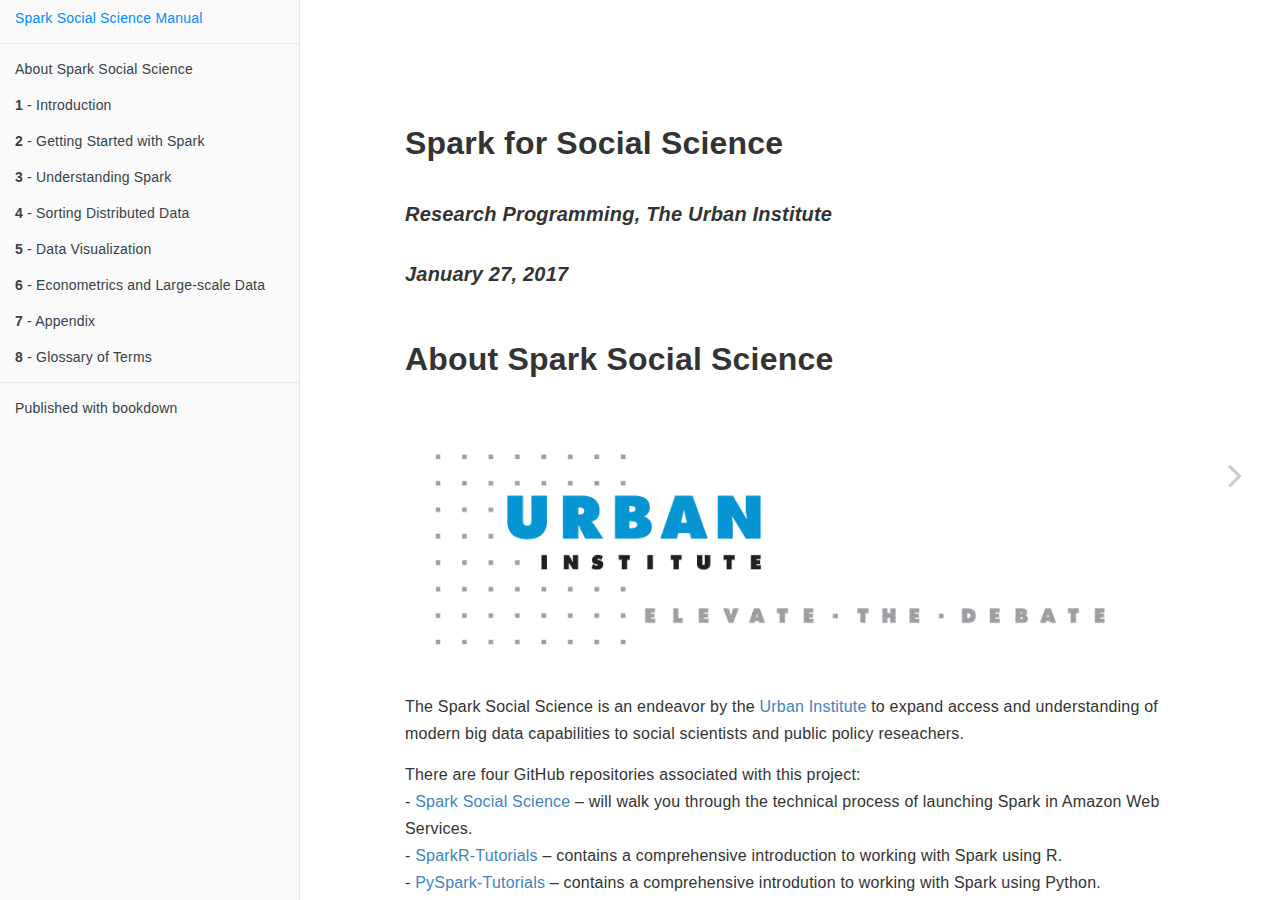
<file: docs/index.html>
<!DOCTYPE html>
<html >

<head>

  <meta charset="UTF-8">
  <meta http-equiv="X-UA-Compatible" content="IE=edge">
  <title>Spark for Social Science</title>
  <meta content="text/html; charset=UTF-8" http-equiv="Content-Type">
  <meta name="description" content="Spark for Social Science">
  <meta name="generator" content="bookdown 0.3 and GitBook 2.6.7">

  <meta property="og:title" content="Spark for Social Science" />
  <meta property="og:type" content="book" />
  
  
  
  <meta name="github-repo" content="urbaninstitute/spark-social-science-manual" />

  <meta name="twitter:card" content="summary" />
  <meta name="twitter:title" content="Spark for Social Science" />
  
  
  

<meta name="author" content="Research Programming, The Urban Institute">


<meta name="date" content="2017-01-27">

  <meta name="viewport" content="width=device-width, initial-scale=1">
  <meta name="apple-mobile-web-app-capable" content="yes">
  <meta name="apple-mobile-web-app-status-bar-style" content="black">
  
  

<link rel="next" href="intro.html">

<script src="libs/jquery-2.2.3/jquery.min.js"></script>
<link href="libs/gitbook-2.6.7/css/style.css" rel="stylesheet" />
<link href="libs/gitbook-2.6.7/css/plugin-bookdown.css" rel="stylesheet" />
<link href="libs/gitbook-2.6.7/css/plugin-highlight.css" rel="stylesheet" />
<link href="libs/gitbook-2.6.7/css/plugin-search.css" rel="stylesheet" />
<link href="libs/gitbook-2.6.7/css/plugin-fontsettings.css" rel="stylesheet" />










<link rel="stylesheet" href="style.css" type="text/css" />
</head>

<body>


  <div class="book without-animation with-summary font-size-2 font-family-1" data-basepath=".">

    <div class="book-summary">
      <nav role="navigation">

<ul class="summary">
<li><a href="./">Spark Social Science Manual</a></li>

<li class="divider"></li>
<li class="chapter" data-level="" data-path="index.html"><a href="index.html"><i class="fa fa-check"></i>About Spark Social Science</a></li>
<li class="chapter" data-level="1" data-path="intro.html"><a href="intro.html"><i class="fa fa-check"></i><b>1</b> - Introduction</a></li>
<li class="chapter" data-level="2" data-path="getting-started-with-spark.html"><a href="getting-started-with-spark.html"><i class="fa fa-check"></i><b>2</b> - Getting Started with Spark</a></li>
<li class="chapter" data-level="3" data-path="understanding-spark.html"><a href="understanding-spark.html"><i class="fa fa-check"></i><b>3</b> - Understanding Spark</a></li>
<li class="chapter" data-level="4" data-path="sorting-distributed-data.html"><a href="sorting-distributed-data.html"><i class="fa fa-check"></i><b>4</b> - Sorting Distributed Data</a></li>
<li class="chapter" data-level="5" data-path="data-visualization.html"><a href="data-visualization.html"><i class="fa fa-check"></i><b>5</b> - Data Visualization</a></li>
<li class="chapter" data-level="6" data-path="econometrics-and-large-scale-data.html"><a href="econometrics-and-large-scale-data.html"><i class="fa fa-check"></i><b>6</b> - Econometrics and Large-scale Data</a></li>
<li class="chapter" data-level="7" data-path="appendix.html"><a href="appendix.html"><i class="fa fa-check"></i><b>7</b> - Appendix</a></li>
<li class="chapter" data-level="8" data-path="glossary-of-terms.html"><a href="glossary-of-terms.html"><i class="fa fa-check"></i><b>8</b> - Glossary of Terms</a></li>
<li class="divider"></li>
<li><a href="https://github.com/rstudio/bookdown" target="blank">Published with bookdown</a></li>

</ul>

      </nav>
    </div>

    <div class="book-body">
      <div class="body-inner">
        <div class="book-header" role="navigation">
          <h1>
            <i class="fa fa-circle-o-notch fa-spin"></i><a href="./">Spark for Social Science</a>
          </h1>
        </div>

        <div class="page-wrapper" tabindex="-1" role="main">
          <div class="page-inner">

            <section class="normal" id="section-">
<div id="header">
<h1 class="title">Spark for Social Science</h1>
<h4 class="author"><em>Research Programming, The Urban Institute</em></h4>
<h4 class="date"><em>January 27, 2017</em></h4>
</div>
<div id="about-spark-social-science" class="section level1 unnumbered">
<h1>About Spark Social Science</h1>
<div class="figure">
<img src="images/urban.png" />

</div>
<p>The Spark Social Science is an endeavor by the <a href="http://www.urban.org/">Urban Institute</a> to expand access and understanding of modern big data capabilities to social scientists and public policy reseachers.</p>
<p>There are four GitHub repositories associated with this project:<br />
- <a href="https://github.com/UrbanInstitute/spark-social-science">Spark Social Science</a> – will walk you through the technical process of launching Spark in Amazon Web Services.<br />
- <a href="https://github.com/UrbanInstitute/sparkr-tutorials">SparkR-Tutorials</a> – contains a comprehensive introduction to working with Spark using R.<br />
- <a href="https://github.com/UrbanInstitute/pyspark-tutorials">PySpark-Tutorials</a> – contains a comprehensive introdution to working with Spark using Python.<br />
- <a href="https://github.com/UrbanInstitute/spark-social-science-manual">Spark Social for Science</a> – the GitHub Repository for this book.</p>
<p>This work is generously funded by the <a href="https://www.sloan.org">Alfred P. Sloan Foundation</a>.</p>
<div class="figure">
<img src="images/sloan.png" />

</div>
<hr />
<p>This work is licensed under the <a href="https://github.com/UrbanInstitute/spark-social-science-manual/blob/master/License.md">Gnu General Public License, Version 3, 29 June 2007</a>.</p>

</div>
            </section>

          </div>
        </div>
      </div>

<a href="intro.html" class="navigation navigation-next navigation-unique" aria-label="Next page""><i class="fa fa-angle-right"></i></a>

<script src="libs/gitbook-2.6.7/js/app.min.js"></script>
<script src="libs/gitbook-2.6.7/js/lunr.js"></script>
<script src="libs/gitbook-2.6.7/js/plugin-search.js"></script>
<script src="libs/gitbook-2.6.7/js/plugin-sharing.js"></script>
<script src="libs/gitbook-2.6.7/js/plugin-fontsettings.js"></script>
<script src="libs/gitbook-2.6.7/js/plugin-bookdown.js"></script>
<script src="libs/gitbook-2.6.7/js/jquery.highlight.js"></script>
<script>
require(["gitbook"], function(gitbook) {
gitbook.start({
"sharing": {
"github": false,
"facebook": true,
"twitter": true,
"google": false,
"weibo": false,
"instapper": false,
"vk": false,
"all": ["facebook", "google", "twitter", "weibo", "instapaper"]
},
"fontsettings": {
"theme": "white",
"family": "sans",
"size": 2
},
"edit": {
"link": "https://github.com/rstudio/bookdown-demo/edit/master/index.Rmd",
"text": "Edit"
},
"download": null,
"toc": {
"collapse": "subsection"
}
});
});
</script>

</body>

</html>
</file>
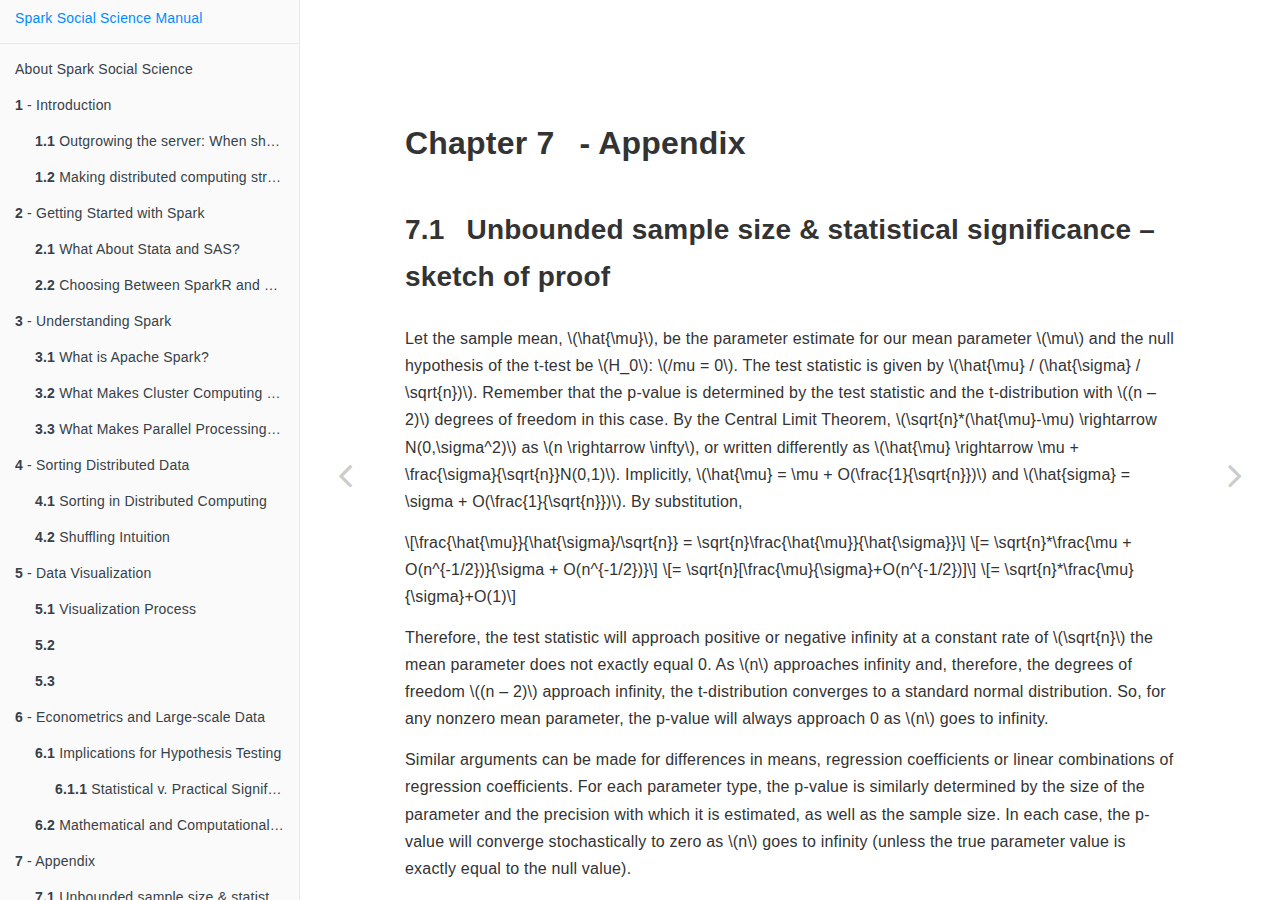
<file: docs/appendix.html>
<!DOCTYPE html>
<html >

<head>

  <meta charset="UTF-8">
  <meta http-equiv="X-UA-Compatible" content="IE=edge">
  <title>Spark for Social Science</title>
  <meta content="text/html; charset=UTF-8" http-equiv="Content-Type">
  <meta name="description" content="Spark for Social Science">
  <meta name="generator" content="bookdown 0.3 and GitBook 2.6.7">

  <meta property="og:title" content="Spark for Social Science" />
  <meta property="og:type" content="book" />
  
  
  
  <meta name="github-repo" content="urbaninstitute/spark-social-science-manual" />

  <meta name="twitter:card" content="summary" />
  <meta name="twitter:title" content="Spark for Social Science" />
  
  
  

<meta name="author" content="Research Programming, The Urban Institute">


<meta name="date" content="2017-01-27">

  <meta name="viewport" content="width=device-width, initial-scale=1">
  <meta name="apple-mobile-web-app-capable" content="yes">
  <meta name="apple-mobile-web-app-status-bar-style" content="black">
  
  
<link rel="prev" href="econometrics-and-large-scale-data.html">
<link rel="next" href="glossary-of-terms.html">

<script src="libs/jquery-2.2.3/jquery.min.js"></script>
<link href="libs/gitbook-2.6.7/css/style.css" rel="stylesheet" />
<link href="libs/gitbook-2.6.7/css/plugin-bookdown.css" rel="stylesheet" />
<link href="libs/gitbook-2.6.7/css/plugin-highlight.css" rel="stylesheet" />
<link href="libs/gitbook-2.6.7/css/plugin-search.css" rel="stylesheet" />
<link href="libs/gitbook-2.6.7/css/plugin-fontsettings.css" rel="stylesheet" />










<link rel="stylesheet" href="style.css" type="text/css" />
</head>

<body>


  <div class="book without-animation with-summary font-size-2 font-family-1" data-basepath=".">

    <div class="book-summary">
      <nav role="navigation">

<ul class="summary">
<li><a href="./">Spark Social Science Manual</a></li>

<li class="divider"></li>
<li class="chapter" data-level="" data-path="index.html"><a href="index.html"><i class="fa fa-check"></i>About Spark Social Science</a></li>
<li class="chapter" data-level="1" data-path="intro.html"><a href="intro.html"><i class="fa fa-check"></i><b>1</b> - Introduction</a><ul>
<li class="chapter" data-level="1.1" data-path="intro.html"><a href="intro.html#outgrowing-the-server-when-should-social-scientists-consider-distributed-computing"><i class="fa fa-check"></i><b>1.1</b> Outgrowing the server: When should social scientists consider distributed computing?</a></li>
<li class="chapter" data-level="1.2" data-path="intro.html"><a href="intro.html#making-distributed-computing-straightforward-cost-effective"><i class="fa fa-check"></i><b>1.2</b> Making distributed computing straightforward &amp; cost-effective</a></li>
</ul></li>
<li class="chapter" data-level="2" data-path="getting-started-with-spark.html"><a href="getting-started-with-spark.html"><i class="fa fa-check"></i><b>2</b> - Getting Started with Spark</a><ul>
<li class="chapter" data-level="2.1" data-path="getting-started-with-spark.html"><a href="getting-started-with-spark.html#what-about-stata-and-sas"><i class="fa fa-check"></i><b>2.1</b> What About Stata and SAS?</a></li>
<li class="chapter" data-level="2.2" data-path="getting-started-with-spark.html"><a href="getting-started-with-spark.html#choosing-between-sparkr-and-pyspark"><i class="fa fa-check"></i><b>2.2</b> Choosing Between SparkR and PySpark</a></li>
</ul></li>
<li class="chapter" data-level="3" data-path="understanding-spark.html"><a href="understanding-spark.html"><i class="fa fa-check"></i><b>3</b> - Understanding Spark</a><ul>
<li class="chapter" data-level="3.1" data-path="understanding-spark.html"><a href="understanding-spark.html#what-is-apache-spark"><i class="fa fa-check"></i><b>3.1</b> What is Apache Spark?</a></li>
<li class="chapter" data-level="3.2" data-path="understanding-spark.html"><a href="understanding-spark.html#what-makes-cluster-computing-different"><i class="fa fa-check"></i><b>3.2</b> What Makes Cluster Computing Different?</a></li>
<li class="chapter" data-level="3.3" data-path="understanding-spark.html"><a href="understanding-spark.html#what-makes-parallel-processing-different"><i class="fa fa-check"></i><b>3.3</b> What Makes Parallel Processing Different?</a></li>
</ul></li>
<li class="chapter" data-level="4" data-path="sorting-distributed-data.html"><a href="sorting-distributed-data.html"><i class="fa fa-check"></i><b>4</b> - Sorting Distributed Data</a><ul>
<li class="chapter" data-level="4.1" data-path="sorting-distributed-data.html"><a href="sorting-distributed-data.html#sorting-in-distributed-computing"><i class="fa fa-check"></i><b>4.1</b> Sorting in Distributed Computing</a></li>
<li class="chapter" data-level="4.2" data-path="sorting-distributed-data.html"><a href="sorting-distributed-data.html#shuffling-intuition"><i class="fa fa-check"></i><b>4.2</b> Shuffling Intuition</a></li>
</ul></li>
<li class="chapter" data-level="5" data-path="data-visualization.html"><a href="data-visualization.html"><i class="fa fa-check"></i><b>5</b> - Data Visualization</a><ul>
<li class="chapter" data-level="5.1" data-path="data-visualization.html"><a href="data-visualization.html#visualization-process"><i class="fa fa-check"></i><b>5.1</b> Visualization Process</a></li>
<li class="chapter" data-level="5.2" data-path="data-visualization.html"><a href="data-visualization.html#section"><i class="fa fa-check"></i><b>5.2</b> </a></li>
<li class="chapter" data-level="5.3" data-path="data-visualization.html"><a href="data-visualization.html#section-1"><i class="fa fa-check"></i><b>5.3</b> </a></li>
</ul></li>
<li class="chapter" data-level="6" data-path="econometrics-and-large-scale-data.html"><a href="econometrics-and-large-scale-data.html"><i class="fa fa-check"></i><b>6</b> - Econometrics and Large-scale Data</a><ul>
<li class="chapter" data-level="6.1" data-path="econometrics-and-large-scale-data.html"><a href="econometrics-and-large-scale-data.html#implications-for-hypothesis-testing"><i class="fa fa-check"></i><b>6.1</b> Implications for Hypothesis Testing</a><ul>
<li class="chapter" data-level="6.1.1" data-path="econometrics-and-large-scale-data.html"><a href="econometrics-and-large-scale-data.html#statistical-v.-practical-significance"><i class="fa fa-check"></i><b>6.1.1</b> Statistical v. Practical Significance</a></li>
</ul></li>
<li class="chapter" data-level="6.2" data-path="econometrics-and-large-scale-data.html"><a href="econometrics-and-large-scale-data.html#mathematical-and-computational-implications"><i class="fa fa-check"></i><b>6.2</b> Mathematical and Computational Implications</a></li>
</ul></li>
<li class="chapter" data-level="7" data-path="appendix.html"><a href="appendix.html"><i class="fa fa-check"></i><b>7</b> - Appendix</a><ul>
<li class="chapter" data-level="7.1" data-path="appendix.html"><a href="appendix.html#unbounded-sample-size-statistical-significance-sketch-of-proof"><i class="fa fa-check"></i><b>7.1</b> Unbounded sample size &amp; statistical significance – sketch of proof</a></li>
</ul></li>
<li class="chapter" data-level="8" data-path="glossary-of-terms.html"><a href="glossary-of-terms.html"><i class="fa fa-check"></i><b>8</b> - Glossary of Terms</a></li>
<li class="divider"></li>
<li><a href="https://github.com/rstudio/bookdown" target="blank">Published with bookdown</a></li>

</ul>

      </nav>
    </div>

    <div class="book-body">
      <div class="body-inner">
        <div class="book-header" role="navigation">
          <h1>
            <i class="fa fa-circle-o-notch fa-spin"></i><a href="./">Spark for Social Science</a>
          </h1>
        </div>

        <div class="page-wrapper" tabindex="-1" role="main">
          <div class="page-inner">

            <section class="normal" id="section-">
<div id="appendix" class="section level1">
<h1><span class="header-section-number">Chapter 7</span> - Appendix</h1>
<div id="unbounded-sample-size-statistical-significance-sketch-of-proof" class="section level2">
<h2><span class="header-section-number">7.1</span> Unbounded sample size &amp; statistical significance – sketch of proof</h2>
<p>Let the sample mean, <span class="math inline">\(\hat{\mu}\)</span>, be the parameter estimate for our mean parameter <span class="math inline">\(\mu\)</span> and the null hypothesis of the t-test be <span class="math inline">\(H_0\)</span>: <span class="math inline">\(/mu = 0\)</span>. The test statistic is given by <span class="math inline">\(\hat{\mu} / (\hat{\sigma} / \sqrt{n})\)</span>. Remember that the p-value is determined by the test statistic and the t-distribution with <span class="math inline">\((n – 2)\)</span> degrees of freedom in this case. By the Central Limit Theorem, <span class="math inline">\(\sqrt{n}*(\hat{\mu}-\mu) \rightarrow N(0,\sigma^2)\)</span> as <span class="math inline">\(n \rightarrow \infty\)</span>, or written differently as <span class="math inline">\(\hat{\mu} \rightarrow \mu + \frac{\sigma}{\sqrt{n}}N(0,1)\)</span>. Implicitly, <span class="math inline">\(\hat{\mu} = \mu + O(\frac{1}{\sqrt{n}})\)</span> and <span class="math inline">\(\hat{sigma} = \sigma + O(\frac{1}{\sqrt{n}})\)</span>. By substitution,</p>
<p><span class="math display">\[\frac{\hat{\mu}}{\hat{\sigma}/\sqrt{n}} = \sqrt{n}\frac{\hat{\mu}}{\hat{\sigma}}\]</span> <span class="math display">\[= \sqrt{n}*\frac{\mu + O(n^{-1/2})}{\sigma + O(n^{-1/2})}\]</span> <span class="math display">\[= \sqrt{n}[\frac{\mu}{\sigma}+O(n^{-1/2})]\]</span> <span class="math display">\[= \sqrt{n}*\frac{\mu}{\sigma}+O(1)\]</span></p>
<p>Therefore, the test statistic will approach positive or negative infinity at a constant rate of <span class="math inline">\(\sqrt{n}\)</span> the mean parameter does not exactly equal 0. As <span class="math inline">\(n\)</span> approaches infinity and, therefore, the degrees of freedom <span class="math inline">\((n – 2)\)</span> approach infinity, the t-distribution converges to a standard normal distribution. So, for any nonzero mean parameter, the p-value will always approach 0 as <span class="math inline">\(n\)</span> goes to infinity.</p>
<p>Similar arguments can be made for differences in means, regression coefficients or linear combinations of regression coefficients. For each parameter type, the p-value is similarly determined by the size of the parameter and the precision with which it is estimated, as well as the sample size. In each case, the p-value will converge stochastically to zero as <span class="math inline">\(n\)</span> goes to infinity (unless the true parameter value is exactly equal to the null value).</p>

</div>
</div>
            </section>

          </div>
        </div>
      </div>
<a href="econometrics-and-large-scale-data.html" class="navigation navigation-prev " aria-label="Previous page"><i class="fa fa-angle-left"></i></a>
<a href="glossary-of-terms.html" class="navigation navigation-next " aria-label="Next page""><i class="fa fa-angle-right"></i></a>

<script src="libs/gitbook-2.6.7/js/app.min.js"></script>
<script src="libs/gitbook-2.6.7/js/lunr.js"></script>
<script src="libs/gitbook-2.6.7/js/plugin-search.js"></script>
<script src="libs/gitbook-2.6.7/js/plugin-sharing.js"></script>
<script src="libs/gitbook-2.6.7/js/plugin-fontsettings.js"></script>
<script src="libs/gitbook-2.6.7/js/plugin-bookdown.js"></script>
<script src="libs/gitbook-2.6.7/js/jquery.highlight.js"></script>
<script>
require(["gitbook"], function(gitbook) {
gitbook.start({
"sharing": {
"github": false,
"facebook": true,
"twitter": true,
"google": false,
"weibo": false,
"instapper": false,
"vk": false,
"all": ["facebook", "google", "twitter", "weibo", "instapaper"]
},
"fontsettings": {
"theme": "white",
"family": "sans",
"size": 2
},
"edit": {
"link": "https://github.com/rstudio/bookdown-demo/edit/master/08-appendix.Rmd",
"text": "Edit"
},
"download": null,
"toc": {
"collapse": "subsection"
}
});
});
</script>

<!-- dynamically load mathjax for compatibility with self-contained -->
<script>
  (function () {
    var script = document.createElement("script");
    script.type = "text/javascript";
    script.src  = "https://cdn.mathjax.org/mathjax/latest/MathJax.js?config=TeX-AMS-MML_HTMLorMML";
    if (location.protocol !== "file:" && /^https?:/.test(script.src))
      script.src  = script.src.replace(/^https?:/, '');
    document.getElementsByTagName("head")[0].appendChild(script);
  })();
</script>
</body>

</html>
</file>
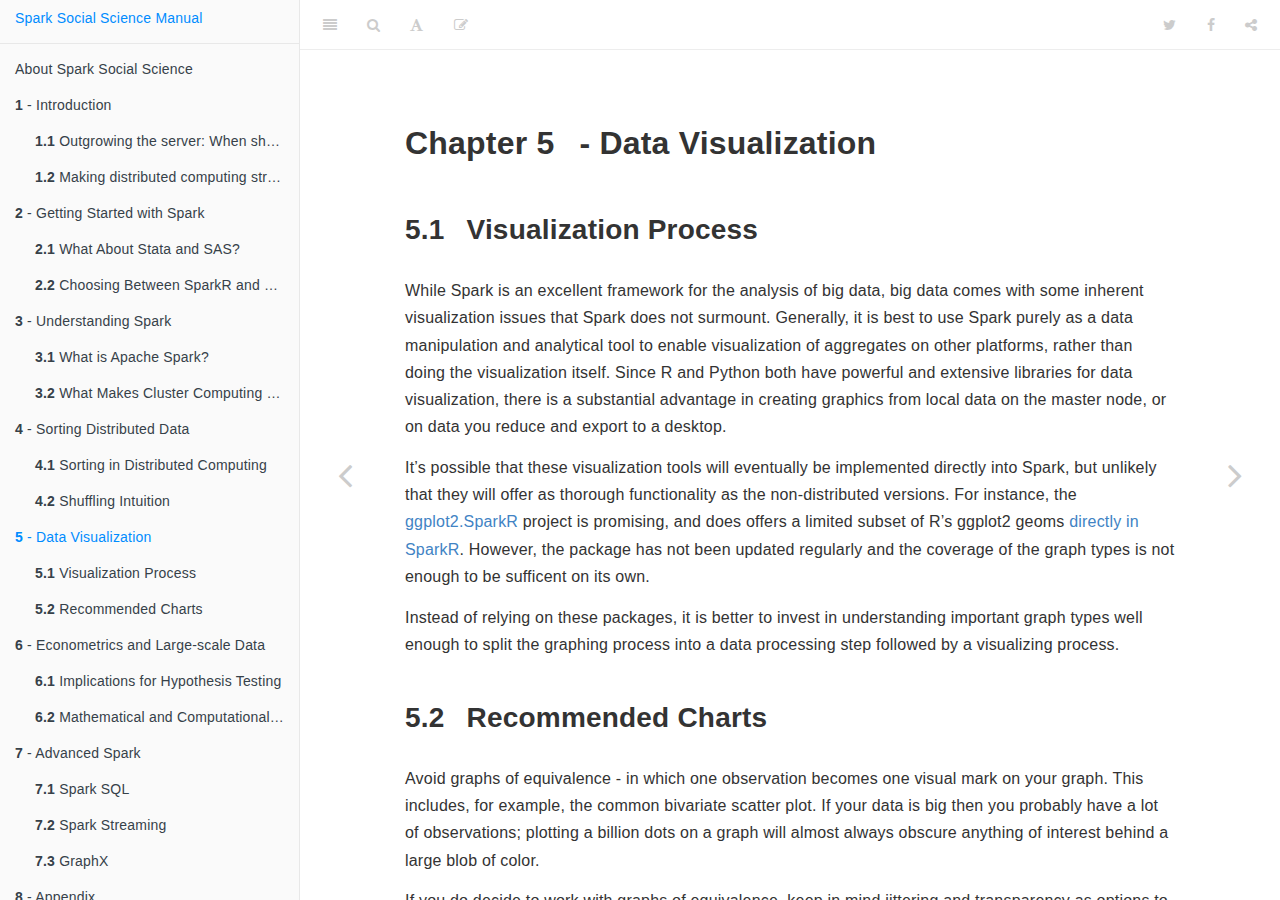
<file: docs/data-visualization.html>
<!DOCTYPE html>
<html >

<head>

  <meta charset="UTF-8">
  <meta http-equiv="X-UA-Compatible" content="IE=edge">
  <title>Spark for Social Science</title>
  <meta name="description" content="Spark for Social Science">
  <meta name="generator" content="bookdown 0.5 and GitBook 2.6.7">

  <meta property="og:title" content="Spark for Social Science" />
  <meta property="og:type" content="book" />
  
  
  
  <meta name="github-repo" content="urbaninstitute/spark-social-science-manual" />

  <meta name="twitter:card" content="summary" />
  <meta name="twitter:title" content="Spark for Social Science" />
  
  
  

<meta name="author" content="Research Programming, The Urban Institute">


<meta name="date" content="2017-01-27">

  <meta name="viewport" content="width=device-width, initial-scale=1">
  <meta name="apple-mobile-web-app-capable" content="yes">
  <meta name="apple-mobile-web-app-status-bar-style" content="black">
  
  
<link rel="prev" href="sorting-distributed-data.html">
<link rel="next" href="econometrics-and-large-scale-data.html">
<script src="libs/jquery-2.2.3/jquery.min.js"></script>
<link href="libs/gitbook-2.6.7/css/style.css" rel="stylesheet" />
<link href="libs/gitbook-2.6.7/css/plugin-bookdown.css" rel="stylesheet" />
<link href="libs/gitbook-2.6.7/css/plugin-highlight.css" rel="stylesheet" />
<link href="libs/gitbook-2.6.7/css/plugin-search.css" rel="stylesheet" />
<link href="libs/gitbook-2.6.7/css/plugin-fontsettings.css" rel="stylesheet" />










<link rel="stylesheet" href="style.css" type="text/css" />
</head>

<body>



  <div class="book without-animation with-summary font-size-2 font-family-1" data-basepath=".">

    <div class="book-summary">
      <nav role="navigation">

<ul class="summary">
<li><a href="./">Spark Social Science Manual</a></li>

<li class="divider"></li>
<li class="chapter" data-level="" data-path="index.html"><a href="index.html"><i class="fa fa-check"></i>About Spark Social Science</a></li>
<li class="chapter" data-level="1" data-path="intro.html"><a href="intro.html"><i class="fa fa-check"></i><b>1</b> - Introduction</a><ul>
<li class="chapter" data-level="1.1" data-path="intro.html"><a href="intro.html#outgrowing-the-server-when-should-social-scientists-consider-distributed-computing"><i class="fa fa-check"></i><b>1.1</b> Outgrowing the server: When should social scientists consider distributed computing?</a></li>
<li class="chapter" data-level="1.2" data-path="intro.html"><a href="intro.html#making-distributed-computing-straightforward-cost-effective"><i class="fa fa-check"></i><b>1.2</b> Making distributed computing straightforward &amp; cost-effective</a></li>
</ul></li>
<li class="chapter" data-level="2" data-path="getting-started-with-spark.html"><a href="getting-started-with-spark.html"><i class="fa fa-check"></i><b>2</b> - Getting Started with Spark</a><ul>
<li class="chapter" data-level="2.1" data-path="getting-started-with-spark.html"><a href="getting-started-with-spark.html#what-about-stata-and-sas"><i class="fa fa-check"></i><b>2.1</b> What About Stata and SAS?</a></li>
<li class="chapter" data-level="2.2" data-path="getting-started-with-spark.html"><a href="getting-started-with-spark.html#choosing-between-sparkr-and-pyspark"><i class="fa fa-check"></i><b>2.2</b> Choosing Between SparkR and PySpark</a></li>
</ul></li>
<li class="chapter" data-level="3" data-path="understanding-spark.html"><a href="understanding-spark.html"><i class="fa fa-check"></i><b>3</b> - Understanding Spark</a><ul>
<li class="chapter" data-level="3.1" data-path="understanding-spark.html"><a href="understanding-spark.html#what-is-apache-spark"><i class="fa fa-check"></i><b>3.1</b> What is Apache Spark?</a></li>
<li class="chapter" data-level="3.2" data-path="understanding-spark.html"><a href="understanding-spark.html#what-makes-cluster-computing-different"><i class="fa fa-check"></i><b>3.2</b> What Makes Cluster Computing Different?</a></li>
</ul></li>
<li class="chapter" data-level="4" data-path="sorting-distributed-data.html"><a href="sorting-distributed-data.html"><i class="fa fa-check"></i><b>4</b> - Sorting Distributed Data</a><ul>
<li class="chapter" data-level="4.1" data-path="sorting-distributed-data.html"><a href="sorting-distributed-data.html#sorting-in-distributed-computing"><i class="fa fa-check"></i><b>4.1</b> Sorting in Distributed Computing</a></li>
<li class="chapter" data-level="4.2" data-path="sorting-distributed-data.html"><a href="sorting-distributed-data.html#shuffling-intuition"><i class="fa fa-check"></i><b>4.2</b> Shuffling Intuition</a></li>
</ul></li>
<li class="chapter" data-level="5" data-path="data-visualization.html"><a href="data-visualization.html"><i class="fa fa-check"></i><b>5</b> - Data Visualization</a><ul>
<li class="chapter" data-level="5.1" data-path="data-visualization.html"><a href="data-visualization.html#visualization-process"><i class="fa fa-check"></i><b>5.1</b> Visualization Process</a></li>
<li class="chapter" data-level="5.2" data-path="data-visualization.html"><a href="data-visualization.html#recommended-charts"><i class="fa fa-check"></i><b>5.2</b> Recommended Charts</a></li>
</ul></li>
<li class="chapter" data-level="6" data-path="econometrics-and-large-scale-data.html"><a href="econometrics-and-large-scale-data.html"><i class="fa fa-check"></i><b>6</b> - Econometrics and Large-scale Data</a><ul>
<li class="chapter" data-level="6.1" data-path="econometrics-and-large-scale-data.html"><a href="econometrics-and-large-scale-data.html#implications-for-hypothesis-testing"><i class="fa fa-check"></i><b>6.1</b> Implications for Hypothesis Testing</a><ul>
<li class="chapter" data-level="6.1.1" data-path="econometrics-and-large-scale-data.html"><a href="econometrics-and-large-scale-data.html#statistical-v.-practical-significance"><i class="fa fa-check"></i><b>6.1.1</b> Statistical v. Practical Significance</a></li>
</ul></li>
<li class="chapter" data-level="6.2" data-path="econometrics-and-large-scale-data.html"><a href="econometrics-and-large-scale-data.html#mathematical-and-computational-implications"><i class="fa fa-check"></i><b>6.2</b> Mathematical and Computational Implications</a></li>
</ul></li>
<li class="chapter" data-level="7" data-path="advanced-spark.html"><a href="advanced-spark.html"><i class="fa fa-check"></i><b>7</b> - Advanced Spark</a><ul>
<li class="chapter" data-level="7.1" data-path="advanced-spark.html"><a href="advanced-spark.html#spark-sql"><i class="fa fa-check"></i><b>7.1</b> Spark SQL</a></li>
<li class="chapter" data-level="7.2" data-path="advanced-spark.html"><a href="advanced-spark.html#spark-streaming"><i class="fa fa-check"></i><b>7.2</b> Spark Streaming</a></li>
<li class="chapter" data-level="7.3" data-path="advanced-spark.html"><a href="advanced-spark.html#graphx"><i class="fa fa-check"></i><b>7.3</b> GraphX</a></li>
</ul></li>
<li class="chapter" data-level="8" data-path="appendix.html"><a href="appendix.html"><i class="fa fa-check"></i><b>8</b> - Appendix</a><ul>
<li class="chapter" data-level="8.1" data-path="appendix.html"><a href="appendix.html#unbounded-sample-size-statistical-significance-sketch-of-proof"><i class="fa fa-check"></i><b>8.1</b> Unbounded sample size &amp; statistical significance – sketch of proof</a></li>
</ul></li>
<li class="chapter" data-level="9" data-path="glossary-of-terms.html"><a href="glossary-of-terms.html"><i class="fa fa-check"></i><b>9</b> - Glossary of Terms</a></li>
<li class="divider"></li>
<li><a href="https://github.com/rstudio/bookdown" target="blank">Published with bookdown</a></li>

</ul>

      </nav>
    </div>

    <div class="book-body">
      <div class="body-inner">
        <div class="book-header" role="navigation">
          <h1>
            <i class="fa fa-circle-o-notch fa-spin"></i><a href="./">Spark for Social Science</a>
          </h1>
        </div>

        <div class="page-wrapper" tabindex="-1" role="main">
          <div class="page-inner">

            <section class="normal" id="section-">
<div id="data-visualization" class="section level1">
<h1><span class="header-section-number">Chapter 5</span> - Data Visualization</h1>
<div id="visualization-process" class="section level2">
<h2><span class="header-section-number">5.1</span> Visualization Process</h2>
<p>While Spark is an excellent framework for the analysis of big data, big data comes with some inherent visualization issues that Spark does not surmount. Generally, it is best to use Spark purely as a data manipulation and analytical tool to enable visualization of aggregates on other platforms, rather than doing the visualization itself. Since R and Python both have powerful and extensive libraries for data visualization, there is a substantial advantage in creating graphics from local data on the master node, or on data you reduce and export to a desktop.</p>
<p>It’s possible that these visualization tools will eventually be implemented directly into Spark, but unlikely that they will offer as thorough functionality as the non-distributed versions. For instance, the <a href="https://github.com/SKKU-SKT/ggplot2.SparkR">ggplot2.SparkR</a> project is promising, and does offers a limited subset of R’s ggplot2 geoms <a href="https://github.com/UrbanInstitute/sparkr-tutorials/blob/master/visualizations.md">directly in SparkR</a>. However, the package has not been updated regularly and the coverage of the graph types is not enough to be sufficent on its own.</p>
<p>Instead of relying on these packages, it is better to invest in understanding important graph types well enough to split the graphing process into a data processing step followed by a visualizing process.</p>
</div>
<div id="recommended-charts" class="section level2">
<h2><span class="header-section-number">5.2</span> Recommended Charts</h2>
<p>Avoid graphs of equivalence - in which one observation becomes one visual mark on your graph. This includes, for example, the common bivariate scatter plot. If your data is big then you probably have a lot of observations; plotting a billion dots on a graph will almost always obscure anything of interest behind a large blob of color.</p>
<p>If you do decide to work with graphs of equivalence, keep in mind jittering and transparency as options to make more of your data meaningfully visible. Transparency still does not work for most big data, however. Most plotting programs have what is called an “alpha” setting, which is a fraction between 0 and 1. This tells the graph how many overlapping dots are needed to form full opacity. That is, an alpha of .1 means that 10 overlapping dots will equal 100% opacity. It can be a reasonable solution with normal data, but if a million dots may be overlapping in any given spot, setting alpha to .000001 means most levels of overlap will essentially be invisible.</p>
<p>Combining Sparks utility for subsetting and aggregating big data with a later visualization step is often a good strategy. If you have a hundred million observations in the United States, a scatter plot is probably useless at conveying any information. But if you first aggregate by all fifty states, or by time periods, then plot the aggregates using a non-distributed plotting library, your graphs can be quite useful.</p>

</div>
</div>
            </section>

          </div>
        </div>
      </div>
<a href="sorting-distributed-data.html" class="navigation navigation-prev " aria-label="Previous page"><i class="fa fa-angle-left"></i></a>
<a href="econometrics-and-large-scale-data.html" class="navigation navigation-next " aria-label="Next page"><i class="fa fa-angle-right"></i></a>
    </div>
  </div>
<script src="libs/gitbook-2.6.7/js/app.min.js"></script>
<script src="libs/gitbook-2.6.7/js/lunr.js"></script>
<script src="libs/gitbook-2.6.7/js/plugin-search.js"></script>
<script src="libs/gitbook-2.6.7/js/plugin-sharing.js"></script>
<script src="libs/gitbook-2.6.7/js/plugin-fontsettings.js"></script>
<script src="libs/gitbook-2.6.7/js/plugin-bookdown.js"></script>
<script src="libs/gitbook-2.6.7/js/jquery.highlight.js"></script>
<script>
gitbook.require(["gitbook"], function(gitbook) {
gitbook.start({
"sharing": {
"github": false,
"facebook": true,
"twitter": true,
"google": false,
"weibo": false,
"instapper": false,
"vk": false,
"all": ["facebook", "google", "twitter", "weibo", "instapaper"]
},
"fontsettings": {
"theme": "white",
"family": "sans",
"size": 2
},
"edit": {
"link": "https://github.com/rstudio/bookdown-demo/edit/master/05-visualization.Rmd",
"text": "Edit"
},
"download": null,
"toc": {
"collapse": "subsection"
}
});
});
</script>

</body>

</html>
</file>
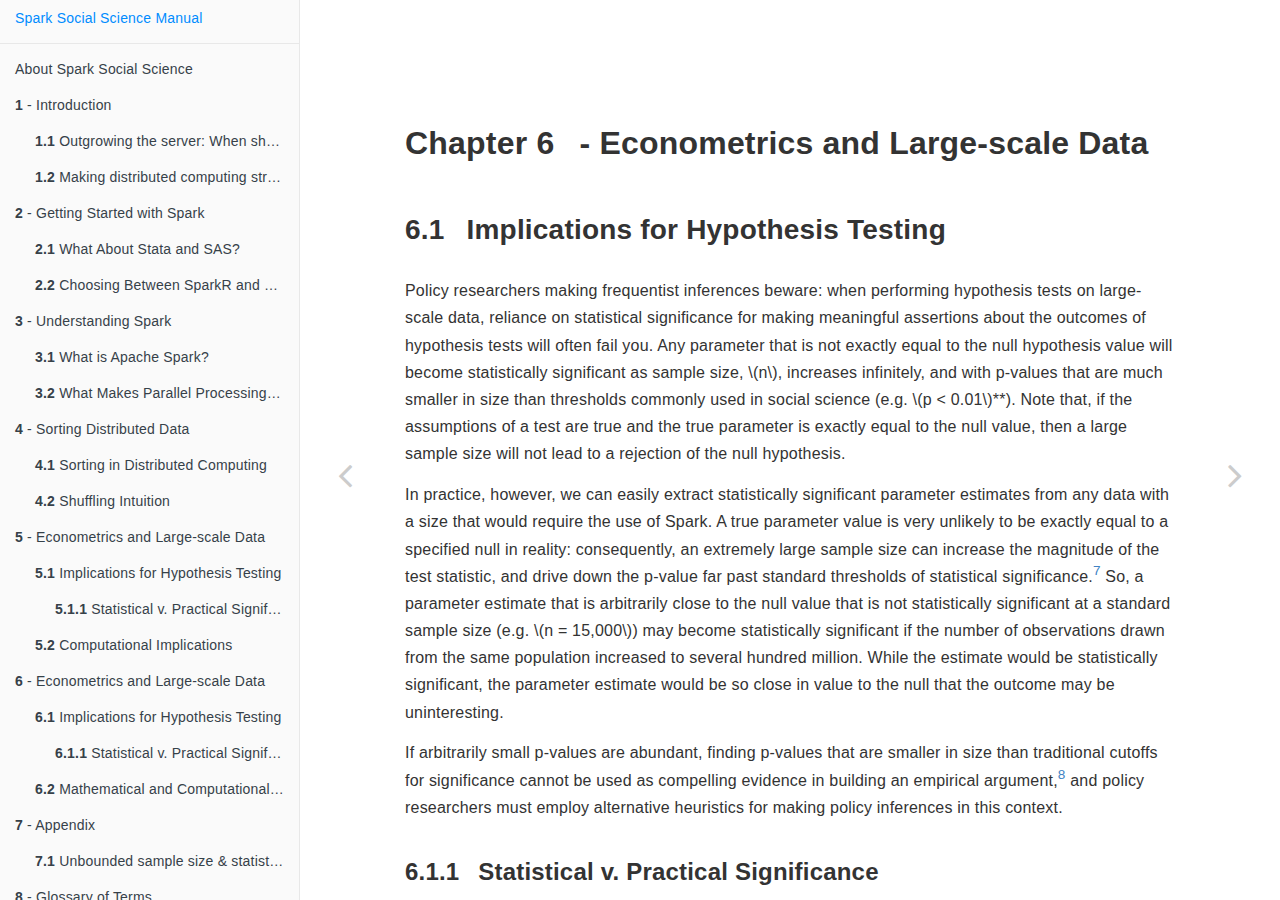
<file: docs/econometrics-and-large-scale-data-1.html>
<!DOCTYPE html>
<html >

<head>

  <meta charset="UTF-8">
  <meta http-equiv="X-UA-Compatible" content="IE=edge">
  <title>Spark Social Science Manual</title>
  <meta content="text/html; charset=UTF-8" http-equiv="Content-Type">
  <meta name="description" content="Spark Social Science Manual">
  <meta name="generator" content="bookdown 0.3 and GitBook 2.6.7">

  <meta property="og:title" content="Spark Social Science Manual" />
  <meta property="og:type" content="book" />
  
  
  
  <meta name="github-repo" content="urbaninstitute/spark-social-science-manual" />

  <meta name="twitter:card" content="summary" />
  <meta name="twitter:title" content="Spark Social Science Manual" />
  
  
  

<meta name="author" content="Research Programming, The Urban Institute">


<meta name="date" content="2017-01-27">

  <meta name="viewport" content="width=device-width, initial-scale=1">
  <meta name="apple-mobile-web-app-capable" content="yes">
  <meta name="apple-mobile-web-app-status-bar-style" content="black">
  
  
<link rel="prev" href="econometrics-and-large-scale-data.html">
<link rel="next" href="appendix.html">

<script src="libs/jquery-2.2.3/jquery.min.js"></script>
<link href="libs/gitbook-2.6.7/css/style.css" rel="stylesheet" />
<link href="libs/gitbook-2.6.7/css/plugin-bookdown.css" rel="stylesheet" />
<link href="libs/gitbook-2.6.7/css/plugin-highlight.css" rel="stylesheet" />
<link href="libs/gitbook-2.6.7/css/plugin-search.css" rel="stylesheet" />
<link href="libs/gitbook-2.6.7/css/plugin-fontsettings.css" rel="stylesheet" />










<link rel="stylesheet" href="style.css" type="text/css" />
</head>

<body>


  <div class="book without-animation with-summary font-size-2 font-family-1" data-basepath=".">

    <div class="book-summary">
      <nav role="navigation">

<ul class="summary">
<li><a href="./">Spark Social Science Manual</a></li>

<li class="divider"></li>
<li class="chapter" data-level="" data-path="index.html"><a href="index.html"><i class="fa fa-check"></i>About Spark Social Science</a></li>
<li class="chapter" data-level="1" data-path="intro.html"><a href="intro.html"><i class="fa fa-check"></i><b>1</b> - Introduction</a><ul>
<li class="chapter" data-level="1.1" data-path="intro.html"><a href="intro.html#outgrowing-the-server-when-should-social-scientists-consider-distributed-computing"><i class="fa fa-check"></i><b>1.1</b> Outgrowing the server: When should social scientists consider distributed computing?</a></li>
<li class="chapter" data-level="1.2" data-path="intro.html"><a href="intro.html#making-distributed-computing-straightforward-cost-effective"><i class="fa fa-check"></i><b>1.2</b> Making distributed computing straightforward &amp; cost-effective</a></li>
</ul></li>
<li class="chapter" data-level="2" data-path="getting-started-with-spark.html"><a href="getting-started-with-spark.html"><i class="fa fa-check"></i><b>2</b> - Getting Started with Spark</a><ul>
<li class="chapter" data-level="2.1" data-path="getting-started-with-spark.html"><a href="getting-started-with-spark.html#what-about-stata-and-sas"><i class="fa fa-check"></i><b>2.1</b> What About Stata and SAS?</a></li>
<li class="chapter" data-level="2.2" data-path="getting-started-with-spark.html"><a href="getting-started-with-spark.html#choosing-between-sparkr-and-pyspark"><i class="fa fa-check"></i><b>2.2</b> Choosing Between SparkR and PySpark</a></li>
</ul></li>
<li class="chapter" data-level="3" data-path="understanding-spark.html"><a href="understanding-spark.html"><i class="fa fa-check"></i><b>3</b> - Understanding Spark</a><ul>
<li class="chapter" data-level="3.1" data-path="understanding-spark.html"><a href="understanding-spark.html#what-is-apache-spark"><i class="fa fa-check"></i><b>3.1</b> What is Apache Spark?</a></li>
<li class="chapter" data-level="3.2" data-path="understanding-spark.html"><a href="understanding-spark.html#what-makes-parallel-processing-different"><i class="fa fa-check"></i><b>3.2</b> What Makes Parallel Processing Different?</a></li>
</ul></li>
<li class="chapter" data-level="4" data-path="sorting-distributed-data.html"><a href="sorting-distributed-data.html"><i class="fa fa-check"></i><b>4</b> - Sorting Distributed Data</a><ul>
<li class="chapter" data-level="4.1" data-path="sorting-distributed-data.html"><a href="sorting-distributed-data.html#sorting-in-distributed-computing"><i class="fa fa-check"></i><b>4.1</b> Sorting in Distributed Computing</a></li>
<li class="chapter" data-level="4.2" data-path="sorting-distributed-data.html"><a href="sorting-distributed-data.html#shuffling-intuition"><i class="fa fa-check"></i><b>4.2</b> Shuffling Intuition</a></li>
</ul></li>
<li class="chapter" data-level="5" data-path="econometrics-and-large-scale-data.html"><a href="econometrics-and-large-scale-data.html"><i class="fa fa-check"></i><b>5</b> - Econometrics and Large-scale Data</a><ul>
<li class="chapter" data-level="5.1" data-path="econometrics-and-large-scale-data.html"><a href="econometrics-and-large-scale-data.html#implications-for-hypothesis-testing"><i class="fa fa-check"></i><b>5.1</b> Implications for Hypothesis Testing</a><ul>
<li class="chapter" data-level="5.1.1" data-path="econometrics-and-large-scale-data.html"><a href="econometrics-and-large-scale-data.html#statistical-v.-practical-significance"><i class="fa fa-check"></i><b>5.1.1</b> Statistical v. Practical Significance</a></li>
</ul></li>
<li class="chapter" data-level="5.2" data-path="econometrics-and-large-scale-data.html"><a href="econometrics-and-large-scale-data.html#computational-implications"><i class="fa fa-check"></i><b>5.2</b> Computational Implications</a></li>
</ul></li>
<li class="chapter" data-level="6" data-path="econometrics-and-large-scale-data-1.html"><a href="econometrics-and-large-scale-data-1.html"><i class="fa fa-check"></i><b>6</b> - Econometrics and Large-scale Data</a><ul>
<li class="chapter" data-level="6.1" data-path="econometrics-and-large-scale-data-1.html"><a href="econometrics-and-large-scale-data-1.html#implications-for-hypothesis-testing-1"><i class="fa fa-check"></i><b>6.1</b> Implications for Hypothesis Testing</a><ul>
<li class="chapter" data-level="6.1.1" data-path="econometrics-and-large-scale-data-1.html"><a href="econometrics-and-large-scale-data-1.html#statistical-v.-practical-significance-1"><i class="fa fa-check"></i><b>6.1.1</b> Statistical v. Practical Significance</a></li>
</ul></li>
<li class="chapter" data-level="6.2" data-path="econometrics-and-large-scale-data-1.html"><a href="econometrics-and-large-scale-data-1.html#mathematical-and-computational-implications"><i class="fa fa-check"></i><b>6.2</b> Mathematical and Computational Implications</a></li>
</ul></li>
<li class="chapter" data-level="7" data-path="appendix.html"><a href="appendix.html"><i class="fa fa-check"></i><b>7</b> - Appendix</a><ul>
<li class="chapter" data-level="7.1" data-path="appendix.html"><a href="appendix.html#unbounded-sample-size-statistical-significance-sketch-of-proof"><i class="fa fa-check"></i><b>7.1</b> Unbounded sample size &amp; statistical significance – sketch of proof</a></li>
</ul></li>
<li class="chapter" data-level="8" data-path="glossary-of-terms.html"><a href="glossary-of-terms.html"><i class="fa fa-check"></i><b>8</b> - Glossary of Terms</a></li>
<li class="divider"></li>
<li><a href="https://github.com/rstudio/bookdown" target="blank">Published with bookdown</a></li>

</ul>

      </nav>
    </div>

    <div class="book-body">
      <div class="body-inner">
        <div class="book-header" role="navigation">
          <h1>
            <i class="fa fa-circle-o-notch fa-spin"></i><a href="./">Spark Social Science Manual</a>
          </h1>
        </div>

        <div class="page-wrapper" tabindex="-1" role="main">
          <div class="page-inner">

            <section class="normal" id="section-">
<div id="econometrics-and-large-scale-data-1" class="section level1">
<h1><span class="header-section-number">Chapter 6</span> - Econometrics and Large-scale Data</h1>
<div id="implications-for-hypothesis-testing-1" class="section level2">
<h2><span class="header-section-number">6.1</span> Implications for Hypothesis Testing</h2>
<p>Policy researchers making frequentist inferences beware: when performing hypothesis tests on large-scale data, reliance on statistical significance for making meaningful assertions about the outcomes of hypothesis tests will often fail you. Any parameter that is not exactly equal to the null hypothesis value will become statistically significant as sample size, <span class="math inline">\(n\)</span>, increases infinitely, and with p-values that are much smaller in size than thresholds commonly used in social science (e.g. <span class="math inline">\(p &lt; 0.01\)</span>**). Note that, if the assumptions of a test are true and the true parameter is exactly equal to the null value, then a large sample size will not lead to a rejection of the null hypothesis.</p>
<p>In practice, however, we can easily extract statistically significant parameter estimates from any data with a size that would require the use of Spark. A true parameter value is very unlikely to be exactly equal to a specified null in reality: consequently, an extremely large sample size can increase the magnitude of the test statistic, and drive down the p-value far past standard thresholds of statistical significance.<a href="#fn7" class="footnoteRef" id="fnref7"><sup>7</sup></a> So, a parameter estimate that is arbitrarily close to the null value that is not statistically significant at a standard sample size (e.g. <span class="math inline">\(n = 15,000\)</span>) may become statistically significant if the number of observations drawn from the same population increased to several hundred million. While the estimate would be statistically significant, the parameter estimate would be so close in value to the null that the outcome may be uninteresting.</p>
<p>If arbitrarily small p-values are abundant, finding p-values that are smaller in size than traditional cutoffs for significance cannot be used as compelling evidence in building an empirical argument,<a href="#fn8" class="footnoteRef" id="fnref8"><sup>8</sup></a> and policy researchers must employ alternative heuristics for making policy inferences in this context.</p>
<div id="statistical-v.-practical-significance-1" class="section level3">
<h3><span class="header-section-number">6.1.1</span> Statistical v. Practical Significance</h3>
<p>One conceptual shift that many researchers will need to make when working with massive data is that inference is no longer primarily about detecting some effect, but is rather focused on examining the data for evidence of an absence of an effect. In particular, the abundance of arbitrarily small p-values in massive data analysis requires that researchers give greater importance to identifying whether an estimate is practically significant rather than its likely statistical significance (since it is likely that the majority of estimates will be statistically significant).</p>
<p>One of the most important indicators of practical significance is effect size (e.g. correlation, regression coefficient or mean difference across groups) and, in conjunction, confidence intervals. Remember that the range of a confidence interval is determined by the critical value for the t-distribution, the standard deviation estimate and sample size. Reporting the effect size of a parameter through confidence intervals:</p>
<ol style="list-style-type: decimal">
<li>Provides a more precise description of the magnitude and direction of an effect relative to reporting only the parameter estimate and, more generally, and</li>
<li>Describes the confidence of the parameter estimate being true rather than rejecting (or failing to reject) a null hypothesis.</li>
</ol>
<p>Although the large sample size can cause the range of the confidence intervals to be extremely small, using statements of confidence to examine the importance of a parameter estimate is a useful strategy when implementing a hypothesis test that is very sensitive (e.g. the simple <span class="math inline">\(H_0\)</span>: <span class="math inline">\(\theta = 0\)</span> hypothesis test). Note that this approach requires researchers to make some a priori decision about what constitutes an practically significant value in the context of their research question.</p>
</div>
</div>
<div id="mathematical-and-computational-implications" class="section level2">
<h2><span class="header-section-number">6.2</span> Mathematical and Computational Implications</h2>
<p>In addition to the theoretical implications of working with massive data discussed above, analyzing data with Spark also has computational implications that policy researchers should be aware of. Spark fits linear models using iterative optimization methods that are well-suited for large-scale and distributed computation.</p>
<p>Specifically, these methods use iterative algorithms to minimize the cost function of the linear model. Currently, the SparkR operation <code>spark.glm</code> uses only iteratively reweighted least squares <a href="http://spark.apache.org/docs/latest/ml-advanced.html#iteratively-reweighted-least-squares-irls">IRLS</a> to fit a linear model. This “solver” can fit a model with a maximum number of 4096 model features. PySpark similarly fits linear models using IRLS with the <code>GeneralizedLinearRegression</code> operation, which also can interpret up to 4096 feature models. If needed, there are PySpark operations that allow researchers to fit linear models with more than 4096: <code>LinearRegression</code> and <code>LogisticRegression</code> fit linear models using the Limited-memory Broyden–Fletcher–Goldfarb–Shanno <a href="http://spark.apache.org/docs/latest/ml-advanced.html#limited-memory-bfgs-l-bfgs">L-BFGS</a> algorithm. L-BFGS approximates a local minimum of the cost function of a model. However, as long as the cost function of the model is convex, the function will have only one global minimum and no other local minima—remember that the cost function for a linear regression model is a convex quadratic function. Therefore, L-BFGS will consistently compute parameter estimates for standard social science models.</p>

</div>
</div>
<div class="footnotes">
<hr />
<ol start="7">
<li id="fn7"><p>In the appendix, we provide a sketch of a proof for the claim that some mean parameter estimate of a random variable will become trivially statistically significant as n goes to infinity (if the true value is not exactly equal to the null). We can similarly show that differences in mean parameter estimates, regression coefficient estimates and linear combinations of coefficient estimates behave this way under unbounded <span class="math inline">\(n\)</span>.<a href="econometrics-and-large-scale-data-1.html#fnref7">↩</a></p></li>
<li id="fn8"><p>While small p-values are not sufficient for making meaningful inferences, they are necessary for making inferences with statistical confidence. If a hypothesis test results in a small test statistic and, therefore, a large p-value, then: the sample is still not sufficiently large to accurately estimate the parameter, we have estimated the parameter with too little precision or the true parameter is arbitrarily close to the null or some combination of listed reasons.<a href="econometrics-and-large-scale-data-1.html#fnref8">↩</a></p></li>
</ol>
</div>
            </section>

          </div>
        </div>
      </div>
<a href="econometrics-and-large-scale-data.html" class="navigation navigation-prev " aria-label="Previous page"><i class="fa fa-angle-left"></i></a>
<a href="appendix.html" class="navigation navigation-next " aria-label="Next page""><i class="fa fa-angle-right"></i></a>

<script src="libs/gitbook-2.6.7/js/app.min.js"></script>
<script src="libs/gitbook-2.6.7/js/lunr.js"></script>
<script src="libs/gitbook-2.6.7/js/plugin-search.js"></script>
<script src="libs/gitbook-2.6.7/js/plugin-sharing.js"></script>
<script src="libs/gitbook-2.6.7/js/plugin-fontsettings.js"></script>
<script src="libs/gitbook-2.6.7/js/plugin-bookdown.js"></script>
<script src="libs/gitbook-2.6.7/js/jquery.highlight.js"></script>
<script>
require(["gitbook"], function(gitbook) {
gitbook.start({
"sharing": {
"github": false,
"facebook": true,
"twitter": true,
"google": false,
"weibo": false,
"instapper": false,
"vk": false,
"all": ["facebook", "google", "twitter", "weibo", "instapaper"]
},
"fontsettings": {
"theme": "white",
"family": "sans",
"size": 2
},
"edit": {
"link": "https://github.com/rstudio/bookdown-demo/edit/master/06-econometrics.Rmd",
"text": "Edit"
},
"download": null,
"toc": {
"collapse": "subsection"
}
});
});
</script>

<!-- dynamically load mathjax for compatibility with self-contained -->
<script>
  (function () {
    var script = document.createElement("script");
    script.type = "text/javascript";
    script.src  = "https://cdn.mathjax.org/mathjax/latest/MathJax.js?config=TeX-AMS-MML_HTMLorMML";
    if (location.protocol !== "file:" && /^https?:/.test(script.src))
      script.src  = script.src.replace(/^https?:/, '');
    document.getElementsByTagName("head")[0].appendChild(script);
  })();
</script>
</body>

</html>
</file>
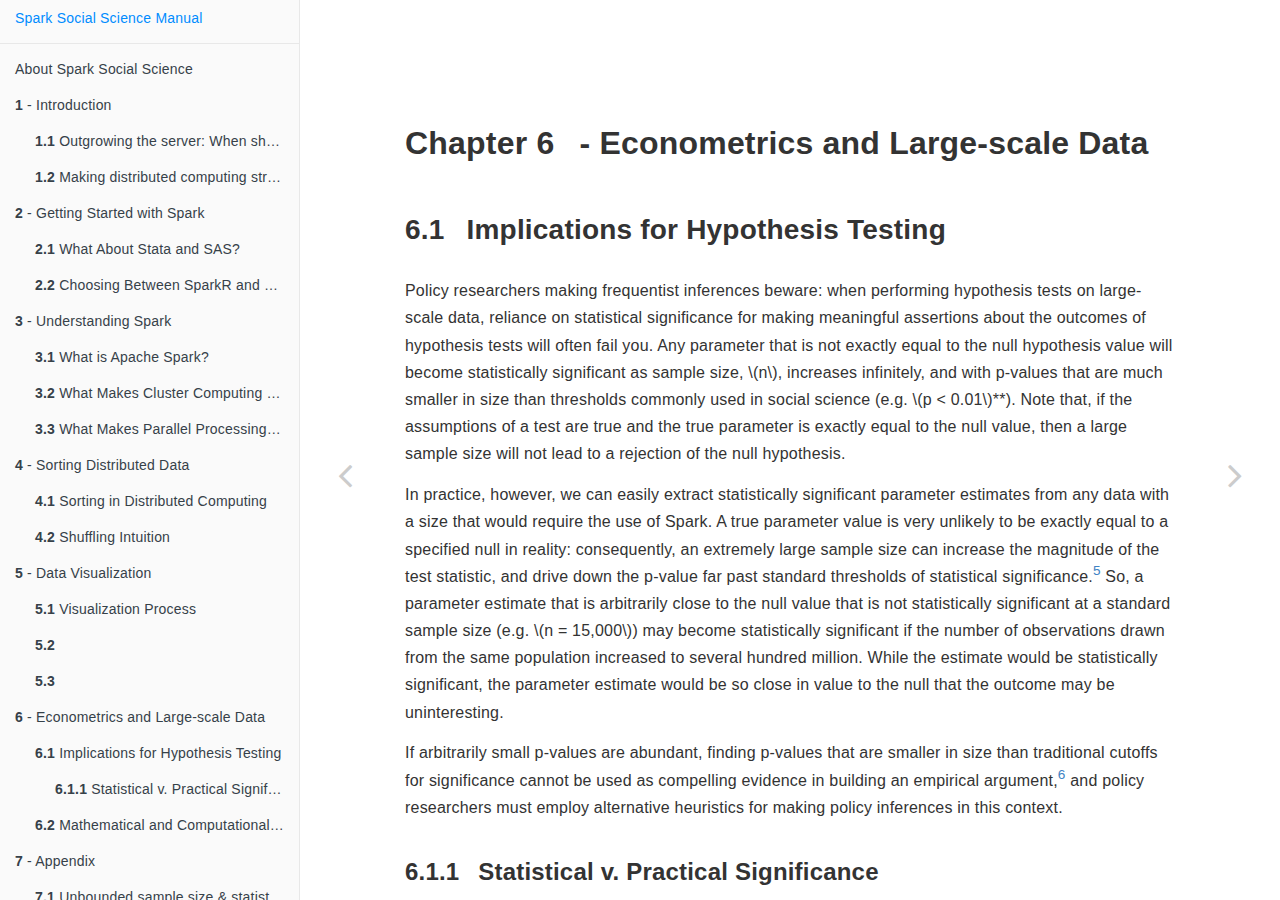
<file: docs/econometrics-and-large-scale-data.html>
<!DOCTYPE html>
<html >

<head>

  <meta charset="UTF-8">
  <meta http-equiv="X-UA-Compatible" content="IE=edge">
  <title>Spark for Social Science</title>
  <meta content="text/html; charset=UTF-8" http-equiv="Content-Type">
  <meta name="description" content="Spark for Social Science">
  <meta name="generator" content="bookdown 0.3 and GitBook 2.6.7">

  <meta property="og:title" content="Spark for Social Science" />
  <meta property="og:type" content="book" />
  
  
  
  <meta name="github-repo" content="urbaninstitute/spark-social-science-manual" />

  <meta name="twitter:card" content="summary" />
  <meta name="twitter:title" content="Spark for Social Science" />
  
  
  

<meta name="author" content="Research Programming, The Urban Institute">


<meta name="date" content="2017-01-27">

  <meta name="viewport" content="width=device-width, initial-scale=1">
  <meta name="apple-mobile-web-app-capable" content="yes">
  <meta name="apple-mobile-web-app-status-bar-style" content="black">
  
  
<link rel="prev" href="data-visualization.html">
<link rel="next" href="appendix.html">

<script src="libs/jquery-2.2.3/jquery.min.js"></script>
<link href="libs/gitbook-2.6.7/css/style.css" rel="stylesheet" />
<link href="libs/gitbook-2.6.7/css/plugin-bookdown.css" rel="stylesheet" />
<link href="libs/gitbook-2.6.7/css/plugin-highlight.css" rel="stylesheet" />
<link href="libs/gitbook-2.6.7/css/plugin-search.css" rel="stylesheet" />
<link href="libs/gitbook-2.6.7/css/plugin-fontsettings.css" rel="stylesheet" />










<link rel="stylesheet" href="style.css" type="text/css" />
</head>

<body>


  <div class="book without-animation with-summary font-size-2 font-family-1" data-basepath=".">

    <div class="book-summary">
      <nav role="navigation">

<ul class="summary">
<li><a href="./">Spark Social Science Manual</a></li>

<li class="divider"></li>
<li class="chapter" data-level="" data-path="index.html"><a href="index.html"><i class="fa fa-check"></i>About Spark Social Science</a></li>
<li class="chapter" data-level="1" data-path="intro.html"><a href="intro.html"><i class="fa fa-check"></i><b>1</b> - Introduction</a><ul>
<li class="chapter" data-level="1.1" data-path="intro.html"><a href="intro.html#outgrowing-the-server-when-should-social-scientists-consider-distributed-computing"><i class="fa fa-check"></i><b>1.1</b> Outgrowing the server: When should social scientists consider distributed computing?</a></li>
<li class="chapter" data-level="1.2" data-path="intro.html"><a href="intro.html#making-distributed-computing-straightforward-cost-effective"><i class="fa fa-check"></i><b>1.2</b> Making distributed computing straightforward &amp; cost-effective</a></li>
</ul></li>
<li class="chapter" data-level="2" data-path="getting-started-with-spark.html"><a href="getting-started-with-spark.html"><i class="fa fa-check"></i><b>2</b> - Getting Started with Spark</a><ul>
<li class="chapter" data-level="2.1" data-path="getting-started-with-spark.html"><a href="getting-started-with-spark.html#what-about-stata-and-sas"><i class="fa fa-check"></i><b>2.1</b> What About Stata and SAS?</a></li>
<li class="chapter" data-level="2.2" data-path="getting-started-with-spark.html"><a href="getting-started-with-spark.html#choosing-between-sparkr-and-pyspark"><i class="fa fa-check"></i><b>2.2</b> Choosing Between SparkR and PySpark</a></li>
</ul></li>
<li class="chapter" data-level="3" data-path="understanding-spark.html"><a href="understanding-spark.html"><i class="fa fa-check"></i><b>3</b> - Understanding Spark</a><ul>
<li class="chapter" data-level="3.1" data-path="understanding-spark.html"><a href="understanding-spark.html#what-is-apache-spark"><i class="fa fa-check"></i><b>3.1</b> What is Apache Spark?</a></li>
<li class="chapter" data-level="3.2" data-path="understanding-spark.html"><a href="understanding-spark.html#what-makes-cluster-computing-different"><i class="fa fa-check"></i><b>3.2</b> What Makes Cluster Computing Different?</a></li>
<li class="chapter" data-level="3.3" data-path="understanding-spark.html"><a href="understanding-spark.html#what-makes-parallel-processing-different"><i class="fa fa-check"></i><b>3.3</b> What Makes Parallel Processing Different?</a></li>
</ul></li>
<li class="chapter" data-level="4" data-path="sorting-distributed-data.html"><a href="sorting-distributed-data.html"><i class="fa fa-check"></i><b>4</b> - Sorting Distributed Data</a><ul>
<li class="chapter" data-level="4.1" data-path="sorting-distributed-data.html"><a href="sorting-distributed-data.html#sorting-in-distributed-computing"><i class="fa fa-check"></i><b>4.1</b> Sorting in Distributed Computing</a></li>
<li class="chapter" data-level="4.2" data-path="sorting-distributed-data.html"><a href="sorting-distributed-data.html#shuffling-intuition"><i class="fa fa-check"></i><b>4.2</b> Shuffling Intuition</a></li>
</ul></li>
<li class="chapter" data-level="5" data-path="data-visualization.html"><a href="data-visualization.html"><i class="fa fa-check"></i><b>5</b> - Data Visualization</a><ul>
<li class="chapter" data-level="5.1" data-path="data-visualization.html"><a href="data-visualization.html#visualization-process"><i class="fa fa-check"></i><b>5.1</b> Visualization Process</a></li>
<li class="chapter" data-level="5.2" data-path="data-visualization.html"><a href="data-visualization.html#section"><i class="fa fa-check"></i><b>5.2</b> </a></li>
<li class="chapter" data-level="5.3" data-path="data-visualization.html"><a href="data-visualization.html#section-1"><i class="fa fa-check"></i><b>5.3</b> </a></li>
</ul></li>
<li class="chapter" data-level="6" data-path="econometrics-and-large-scale-data.html"><a href="econometrics-and-large-scale-data.html"><i class="fa fa-check"></i><b>6</b> - Econometrics and Large-scale Data</a><ul>
<li class="chapter" data-level="6.1" data-path="econometrics-and-large-scale-data.html"><a href="econometrics-and-large-scale-data.html#implications-for-hypothesis-testing"><i class="fa fa-check"></i><b>6.1</b> Implications for Hypothesis Testing</a><ul>
<li class="chapter" data-level="6.1.1" data-path="econometrics-and-large-scale-data.html"><a href="econometrics-and-large-scale-data.html#statistical-v.-practical-significance"><i class="fa fa-check"></i><b>6.1.1</b> Statistical v. Practical Significance</a></li>
</ul></li>
<li class="chapter" data-level="6.2" data-path="econometrics-and-large-scale-data.html"><a href="econometrics-and-large-scale-data.html#mathematical-and-computational-implications"><i class="fa fa-check"></i><b>6.2</b> Mathematical and Computational Implications</a></li>
</ul></li>
<li class="chapter" data-level="7" data-path="appendix.html"><a href="appendix.html"><i class="fa fa-check"></i><b>7</b> - Appendix</a><ul>
<li class="chapter" data-level="7.1" data-path="appendix.html"><a href="appendix.html#unbounded-sample-size-statistical-significance-sketch-of-proof"><i class="fa fa-check"></i><b>7.1</b> Unbounded sample size &amp; statistical significance – sketch of proof</a></li>
</ul></li>
<li class="chapter" data-level="8" data-path="glossary-of-terms.html"><a href="glossary-of-terms.html"><i class="fa fa-check"></i><b>8</b> - Glossary of Terms</a></li>
<li class="divider"></li>
<li><a href="https://github.com/rstudio/bookdown" target="blank">Published with bookdown</a></li>

</ul>

      </nav>
    </div>

    <div class="book-body">
      <div class="body-inner">
        <div class="book-header" role="navigation">
          <h1>
            <i class="fa fa-circle-o-notch fa-spin"></i><a href="./">Spark for Social Science</a>
          </h1>
        </div>

        <div class="page-wrapper" tabindex="-1" role="main">
          <div class="page-inner">

            <section class="normal" id="section-">
<div id="econometrics-and-large-scale-data" class="section level1">
<h1><span class="header-section-number">Chapter 6</span> - Econometrics and Large-scale Data</h1>
<div id="implications-for-hypothesis-testing" class="section level2">
<h2><span class="header-section-number">6.1</span> Implications for Hypothesis Testing</h2>
<p>Policy researchers making frequentist inferences beware: when performing hypothesis tests on large-scale data, reliance on statistical significance for making meaningful assertions about the outcomes of hypothesis tests will often fail you. Any parameter that is not exactly equal to the null hypothesis value will become statistically significant as sample size, <span class="math inline">\(n\)</span>, increases infinitely, and with p-values that are much smaller in size than thresholds commonly used in social science (e.g. <span class="math inline">\(p &lt; 0.01\)</span>**). Note that, if the assumptions of a test are true and the true parameter is exactly equal to the null value, then a large sample size will not lead to a rejection of the null hypothesis.</p>
<p>In practice, however, we can easily extract statistically significant parameter estimates from any data with a size that would require the use of Spark. A true parameter value is very unlikely to be exactly equal to a specified null in reality: consequently, an extremely large sample size can increase the magnitude of the test statistic, and drive down the p-value far past standard thresholds of statistical significance.<a href="#fn5" class="footnoteRef" id="fnref5"><sup>5</sup></a> So, a parameter estimate that is arbitrarily close to the null value that is not statistically significant at a standard sample size (e.g. <span class="math inline">\(n = 15,000\)</span>) may become statistically significant if the number of observations drawn from the same population increased to several hundred million. While the estimate would be statistically significant, the parameter estimate would be so close in value to the null that the outcome may be uninteresting.</p>
<p>If arbitrarily small p-values are abundant, finding p-values that are smaller in size than traditional cutoffs for significance cannot be used as compelling evidence in building an empirical argument,<a href="#fn6" class="footnoteRef" id="fnref6"><sup>6</sup></a> and policy researchers must employ alternative heuristics for making policy inferences in this context.</p>
<div id="statistical-v.-practical-significance" class="section level3">
<h3><span class="header-section-number">6.1.1</span> Statistical v. Practical Significance</h3>
<p>One conceptual shift that many researchers will need to make when working with massive data is that inference is no longer primarily about detecting some effect, but is rather focused on examining the data for evidence of an absence of an effect. In particular, the abundance of arbitrarily small p-values in massive data analysis requires that researchers give greater importance to identifying whether an estimate is practically significant rather than its likely statistical significance (since it is likely that the majority of estimates will be statistically significant).</p>
<p>One of the most important indicators of practical significance is effect size (e.g. correlation, regression coefficient or mean difference across groups) and, in conjunction, confidence intervals. Remember that the range of a confidence interval is determined by the critical value for the t-distribution, the standard deviation estimate and sample size. Reporting the effect size of a parameter through confidence intervals:</p>
<ol style="list-style-type: decimal">
<li>Provides a more precise description of the magnitude and direction of an effect relative to reporting only the parameter estimate and, more generally, and</li>
<li>Describes the confidence of the parameter estimate being true rather than rejecting (or failing to reject) a null hypothesis.</li>
</ol>
<p>Although the large sample size can cause the range of the confidence intervals to be extremely small, using statements of confidence to examine the importance of a parameter estimate is a useful strategy when implementing a hypothesis test that is very sensitive (e.g. the simple <span class="math inline">\(H_0\)</span>: <span class="math inline">\(\theta = 0\)</span> hypothesis test). Note that this approach requires researchers to make some a priori decision about what constitutes an practically significant value in the context of their research question.</p>
</div>
</div>
<div id="mathematical-and-computational-implications" class="section level2">
<h2><span class="header-section-number">6.2</span> Mathematical and Computational Implications</h2>
<p>In addition to the theoretical implications of working with massive data discussed above, analyzing data with Spark also has computational implications that policy researchers should be aware of. Spark fits linear models using iterative optimization methods that are well-suited for large-scale and distributed computation.</p>
<p>Specifically, these methods use iterative algorithms to minimize the cost function of the linear model. Currently, the SparkR operation <code>spark.glm</code> uses only iteratively reweighted least squares <a href="http://spark.apache.org/docs/latest/ml-advanced.html#iteratively-reweighted-least-squares-irls">IRLS</a> to fit a linear model. This “solver” can fit a model with a maximum number of 4096 model features. PySpark similarly fits linear models using IRLS with the <code>GeneralizedLinearRegression</code> operation, which also can interpret up to 4096 feature models. If needed, there are PySpark operations that allow researchers to fit linear models with more than 4096: <code>LinearRegression</code> and <code>LogisticRegression</code> fit linear models using the Limited-memory Broyden–Fletcher–Goldfarb–Shanno <a href="http://spark.apache.org/docs/latest/ml-advanced.html#limited-memory-bfgs-l-bfgs">L-BFGS</a> algorithm. L-BFGS approximates a local minimum of the cost function of a model. However, as long as the cost function of the model is convex, the function will have only one global minimum and no other local minima—remember that the cost function for a linear regression model is a convex quadratic function. Therefore, L-BFGS will consistently compute parameter estimates for standard social science models.</p>

</div>
</div>
<div class="footnotes">
<hr />
<ol start="5">
<li id="fn5"><p>In the appendix, we provide a sketch of a proof for the claim that some mean parameter estimate of a random variable will become trivially statistically significant as n goes to infinity (if the true value is not exactly equal to the null). We can similarly show that differences in mean parameter estimates, regression coefficient estimates and linear combinations of coefficient estimates behave this way under unbounded <span class="math inline">\(n\)</span>.<a href="econometrics-and-large-scale-data.html#fnref5">↩</a></p></li>
<li id="fn6"><p>While small p-values are not sufficient for making meaningful inferences, they are necessary for making inferences with statistical confidence. If a hypothesis test results in a small test statistic and, therefore, a large p-value, then: the sample is still not sufficiently large to accurately estimate the parameter, we have estimated the parameter with too little precision or the true parameter is arbitrarily close to the null or some combination of listed reasons.<a href="econometrics-and-large-scale-data.html#fnref6">↩</a></p></li>
</ol>
</div>
            </section>

          </div>
        </div>
      </div>
<a href="data-visualization.html" class="navigation navigation-prev " aria-label="Previous page"><i class="fa fa-angle-left"></i></a>
<a href="appendix.html" class="navigation navigation-next " aria-label="Next page""><i class="fa fa-angle-right"></i></a>

<script src="libs/gitbook-2.6.7/js/app.min.js"></script>
<script src="libs/gitbook-2.6.7/js/lunr.js"></script>
<script src="libs/gitbook-2.6.7/js/plugin-search.js"></script>
<script src="libs/gitbook-2.6.7/js/plugin-sharing.js"></script>
<script src="libs/gitbook-2.6.7/js/plugin-fontsettings.js"></script>
<script src="libs/gitbook-2.6.7/js/plugin-bookdown.js"></script>
<script src="libs/gitbook-2.6.7/js/jquery.highlight.js"></script>
<script>
require(["gitbook"], function(gitbook) {
gitbook.start({
"sharing": {
"github": false,
"facebook": true,
"twitter": true,
"google": false,
"weibo": false,
"instapper": false,
"vk": false,
"all": ["facebook", "google", "twitter", "weibo", "instapaper"]
},
"fontsettings": {
"theme": "white",
"family": "sans",
"size": 2
},
"edit": {
"link": "https://github.com/rstudio/bookdown-demo/edit/master/06-econometrics.Rmd",
"text": "Edit"
},
"download": null,
"toc": {
"collapse": "subsection"
}
});
});
</script>

<!-- dynamically load mathjax for compatibility with self-contained -->
<script>
  (function () {
    var script = document.createElement("script");
    script.type = "text/javascript";
    script.src  = "https://cdn.mathjax.org/mathjax/latest/MathJax.js?config=TeX-AMS-MML_HTMLorMML";
    if (location.protocol !== "file:" && /^https?:/.test(script.src))
      script.src  = script.src.replace(/^https?:/, '');
    document.getElementsByTagName("head")[0].appendChild(script);
  })();
</script>
</body>

</html>
</file>
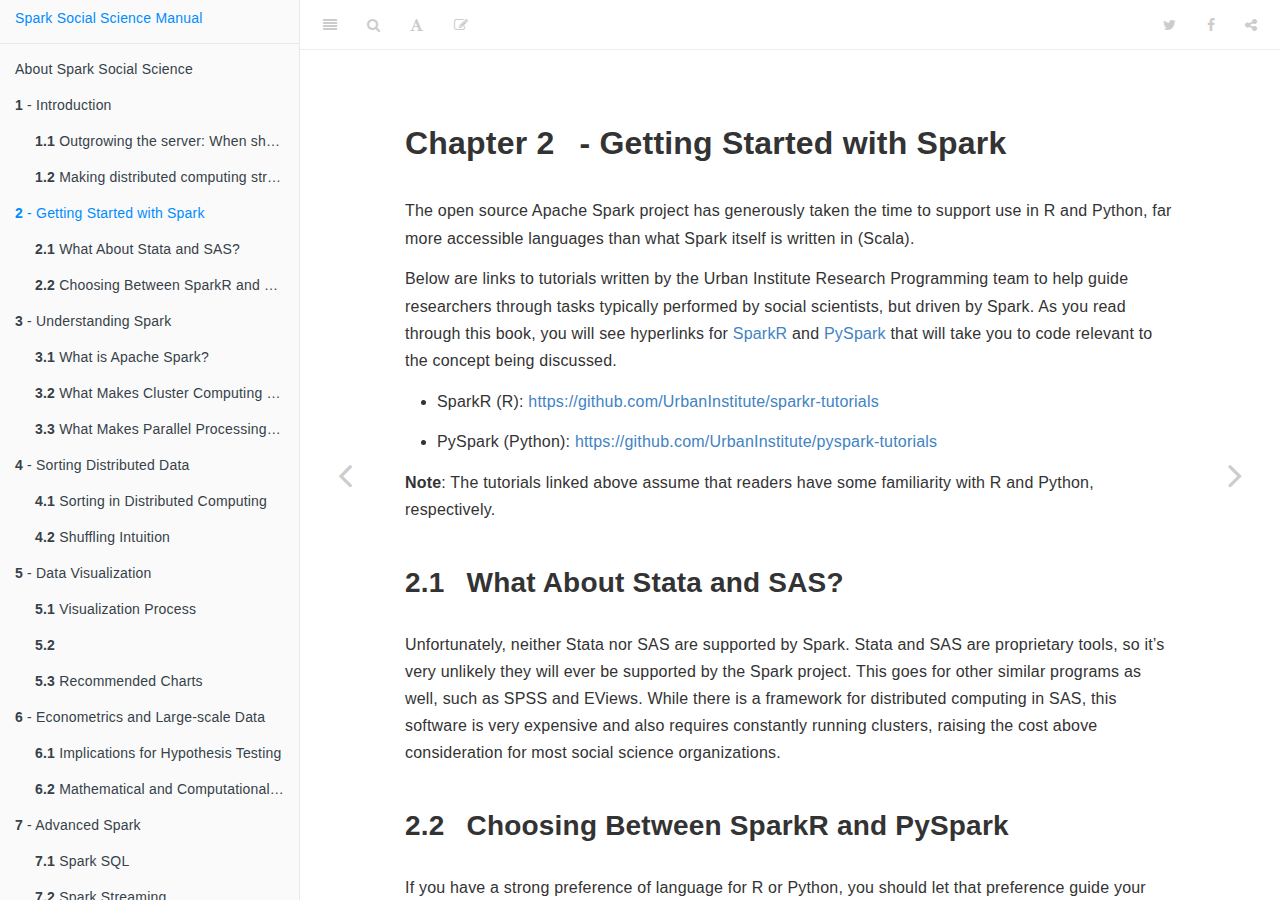
<file: docs/getting-started-with-spark.html>
<!DOCTYPE html>
<html >

<head>

  <meta charset="UTF-8">
  <meta http-equiv="X-UA-Compatible" content="IE=edge">
  <title>Spark for Social Science</title>
  <meta name="description" content="Spark for Social Science">
  <meta name="generator" content="bookdown 0.5 and GitBook 2.6.7">

  <meta property="og:title" content="Spark for Social Science" />
  <meta property="og:type" content="book" />
  
  
  
  <meta name="github-repo" content="urbaninstitute/spark-social-science-manual" />

  <meta name="twitter:card" content="summary" />
  <meta name="twitter:title" content="Spark for Social Science" />
  
  
  

<meta name="author" content="Research Programming, The Urban Institute">


<meta name="date" content="2017-01-27">

  <meta name="viewport" content="width=device-width, initial-scale=1">
  <meta name="apple-mobile-web-app-capable" content="yes">
  <meta name="apple-mobile-web-app-status-bar-style" content="black">
  
  
<link rel="prev" href="intro.html">
<link rel="next" href="understanding-spark.html">
<script src="libs/jquery-2.2.3/jquery.min.js"></script>
<link href="libs/gitbook-2.6.7/css/style.css" rel="stylesheet" />
<link href="libs/gitbook-2.6.7/css/plugin-bookdown.css" rel="stylesheet" />
<link href="libs/gitbook-2.6.7/css/plugin-highlight.css" rel="stylesheet" />
<link href="libs/gitbook-2.6.7/css/plugin-search.css" rel="stylesheet" />
<link href="libs/gitbook-2.6.7/css/plugin-fontsettings.css" rel="stylesheet" />










<link rel="stylesheet" href="style.css" type="text/css" />
</head>

<body>



  <div class="book without-animation with-summary font-size-2 font-family-1" data-basepath=".">

    <div class="book-summary">
      <nav role="navigation">

<ul class="summary">
<li><a href="./">Spark Social Science Manual</a></li>

<li class="divider"></li>
<li class="chapter" data-level="" data-path="index.html"><a href="index.html"><i class="fa fa-check"></i>About Spark Social Science</a></li>
<li class="chapter" data-level="1" data-path="intro.html"><a href="intro.html"><i class="fa fa-check"></i><b>1</b> - Introduction</a><ul>
<li class="chapter" data-level="1.1" data-path="intro.html"><a href="intro.html#outgrowing-the-server-when-should-social-scientists-consider-distributed-computing"><i class="fa fa-check"></i><b>1.1</b> Outgrowing the server: When should social scientists consider distributed computing?</a></li>
<li class="chapter" data-level="1.2" data-path="intro.html"><a href="intro.html#making-distributed-computing-straightforward-cost-effective"><i class="fa fa-check"></i><b>1.2</b> Making distributed computing straightforward &amp; cost-effective</a></li>
</ul></li>
<li class="chapter" data-level="2" data-path="getting-started-with-spark.html"><a href="getting-started-with-spark.html"><i class="fa fa-check"></i><b>2</b> - Getting Started with Spark</a><ul>
<li class="chapter" data-level="2.1" data-path="getting-started-with-spark.html"><a href="getting-started-with-spark.html#what-about-stata-and-sas"><i class="fa fa-check"></i><b>2.1</b> What About Stata and SAS?</a></li>
<li class="chapter" data-level="2.2" data-path="getting-started-with-spark.html"><a href="getting-started-with-spark.html#choosing-between-sparkr-and-pyspark"><i class="fa fa-check"></i><b>2.2</b> Choosing Between SparkR and PySpark</a></li>
</ul></li>
<li class="chapter" data-level="3" data-path="understanding-spark.html"><a href="understanding-spark.html"><i class="fa fa-check"></i><b>3</b> - Understanding Spark</a><ul>
<li class="chapter" data-level="3.1" data-path="understanding-spark.html"><a href="understanding-spark.html#what-is-apache-spark"><i class="fa fa-check"></i><b>3.1</b> What is Apache Spark?</a></li>
<li class="chapter" data-level="3.2" data-path="understanding-spark.html"><a href="understanding-spark.html#what-makes-cluster-computing-different"><i class="fa fa-check"></i><b>3.2</b> What Makes Cluster Computing Different?</a></li>
<li class="chapter" data-level="3.3" data-path="understanding-spark.html"><a href="understanding-spark.html#what-makes-parallel-processing-different"><i class="fa fa-check"></i><b>3.3</b> What Makes Parallel Processing Different?</a></li>
</ul></li>
<li class="chapter" data-level="4" data-path="sorting-distributed-data.html"><a href="sorting-distributed-data.html"><i class="fa fa-check"></i><b>4</b> - Sorting Distributed Data</a><ul>
<li class="chapter" data-level="4.1" data-path="sorting-distributed-data.html"><a href="sorting-distributed-data.html#sorting-in-distributed-computing"><i class="fa fa-check"></i><b>4.1</b> Sorting in Distributed Computing</a></li>
<li class="chapter" data-level="4.2" data-path="sorting-distributed-data.html"><a href="sorting-distributed-data.html#shuffling-intuition"><i class="fa fa-check"></i><b>4.2</b> Shuffling Intuition</a></li>
</ul></li>
<li class="chapter" data-level="5" data-path="data-visualization.html"><a href="data-visualization.html"><i class="fa fa-check"></i><b>5</b> - Data Visualization</a><ul>
<li class="chapter" data-level="5.1" data-path="data-visualization.html"><a href="data-visualization.html#visualization-process"><i class="fa fa-check"></i><b>5.1</b> Visualization Process</a></li>
<li class="chapter" data-level="5.2" data-path="data-visualization.html"><a href="data-visualization.html#section"><i class="fa fa-check"></i><b>5.2</b> </a></li>
<li class="chapter" data-level="5.3" data-path="data-visualization.html"><a href="data-visualization.html#recommended-charts"><i class="fa fa-check"></i><b>5.3</b> Recommended Charts</a></li>
</ul></li>
<li class="chapter" data-level="6" data-path="econometrics-and-large-scale-data.html"><a href="econometrics-and-large-scale-data.html"><i class="fa fa-check"></i><b>6</b> - Econometrics and Large-scale Data</a><ul>
<li class="chapter" data-level="6.1" data-path="econometrics-and-large-scale-data.html"><a href="econometrics-and-large-scale-data.html#implications-for-hypothesis-testing"><i class="fa fa-check"></i><b>6.1</b> Implications for Hypothesis Testing</a><ul>
<li class="chapter" data-level="6.1.1" data-path="econometrics-and-large-scale-data.html"><a href="econometrics-and-large-scale-data.html#statistical-v.-practical-significance"><i class="fa fa-check"></i><b>6.1.1</b> Statistical v. Practical Significance</a></li>
</ul></li>
<li class="chapter" data-level="6.2" data-path="econometrics-and-large-scale-data.html"><a href="econometrics-and-large-scale-data.html#mathematical-and-computational-implications"><i class="fa fa-check"></i><b>6.2</b> Mathematical and Computational Implications</a></li>
</ul></li>
<li class="chapter" data-level="7" data-path="advanced-spark.html"><a href="advanced-spark.html"><i class="fa fa-check"></i><b>7</b> - Advanced Spark</a><ul>
<li class="chapter" data-level="7.1" data-path="advanced-spark.html"><a href="advanced-spark.html#spark-sql"><i class="fa fa-check"></i><b>7.1</b> Spark SQL</a></li>
<li class="chapter" data-level="7.2" data-path="advanced-spark.html"><a href="advanced-spark.html#spark-streaming"><i class="fa fa-check"></i><b>7.2</b> Spark Streaming</a></li>
<li class="chapter" data-level="7.3" data-path="advanced-spark.html"><a href="advanced-spark.html#graphx"><i class="fa fa-check"></i><b>7.3</b> GraphX</a></li>
</ul></li>
<li class="chapter" data-level="8" data-path="appendix.html"><a href="appendix.html"><i class="fa fa-check"></i><b>8</b> - Appendix</a><ul>
<li class="chapter" data-level="8.1" data-path="appendix.html"><a href="appendix.html#unbounded-sample-size-statistical-significance-sketch-of-proof"><i class="fa fa-check"></i><b>8.1</b> Unbounded sample size &amp; statistical significance – sketch of proof</a></li>
</ul></li>
<li class="chapter" data-level="9" data-path="glossary-of-terms.html"><a href="glossary-of-terms.html"><i class="fa fa-check"></i><b>9</b> - Glossary of Terms</a></li>
<li class="divider"></li>
<li><a href="https://github.com/rstudio/bookdown" target="blank">Published with bookdown</a></li>

</ul>

      </nav>
    </div>

    <div class="book-body">
      <div class="body-inner">
        <div class="book-header" role="navigation">
          <h1>
            <i class="fa fa-circle-o-notch fa-spin"></i><a href="./">Spark for Social Science</a>
          </h1>
        </div>

        <div class="page-wrapper" tabindex="-1" role="main">
          <div class="page-inner">

            <section class="normal" id="section-">
<div id="getting-started-with-spark" class="section level1">
<h1><span class="header-section-number">Chapter 2</span> - Getting Started with Spark</h1>
<p>The open source Apache Spark project has generously taken the time to support use in R and Python, far more accessible languages than what Spark itself is written in (Scala).</p>
<p>Below are links to tutorials written by the Urban Institute Research Programming team to help guide researchers through tasks typically performed by social scientists, but driven by Spark. As you read through this book, you will see hyperlinks for <a href="https://github.com/UrbanInstitute/sparkr-tutorials">SparkR</a> and <a href="https://github.com/UrbanInstitute/pyspark-tutorials">PySpark</a> that will take you to code relevant to the concept being discussed.</p>
<ul>
<li><p>SparkR (R): <a href="https://github.com/UrbanInstitute/sparkr-tutorials" class="uri">https://github.com/UrbanInstitute/sparkr-tutorials</a></p></li>
<li><p>PySpark (Python): <a href="https://github.com/UrbanInstitute/pyspark-tutorials" class="uri">https://github.com/UrbanInstitute/pyspark-tutorials</a></p></li>
</ul>
<p><strong>Note</strong>: The tutorials linked above assume that readers have some familiarity with R and Python, respectively.</p>
<div id="what-about-stata-and-sas" class="section level2">
<h2><span class="header-section-number">2.1</span> What About Stata and SAS?</h2>
<p>Unfortunately, neither Stata nor SAS are supported by Spark. Stata and SAS are proprietary tools, so it’s very unlikely they will ever be supported by the Spark project. This goes for other similar programs as well, such as SPSS and EViews. While there is a framework for distributed computing in SAS, this software is very expensive and also requires constantly running clusters, raising the cost above consideration for most social science organizations.</p>
</div>
<div id="choosing-between-sparkr-and-pyspark" class="section level2">
<h2><span class="header-section-number">2.2</span> Choosing Between SparkR and PySpark</h2>
<p>If you have a strong preference of language for R or Python, you should let that preference guide your decision. SparkR and PySpark are not dramatically different in terms of speed or available functionality (though we have learned that generalized linear modeling is more intuitive in SparkR).</p>
<ul>
<li><strong>Speed</strong>: Each of the Spark language implementations (R, Python, Java and Scala) communicates with the Spark data type DataFrame, which is conceptually equivalent to a table in a relational database or a data.frame/DataFrame in R/Python. Spark DataFrames use Scala and Java (languages that compose core Spark) to optimize operations so that the execution speeds for standard data processing tasks written in any of these languages are functionally the same.</li>
<li><strong>Available Functionality</strong>: In the older 1.X versions of Spark, there was a notable difference between SparkR and PySpark, with PySpark being clearly farther along in development. SparkR was missing a number of key functions, including the ability for the user to define a custom function. This gap has been largely eliminated in the 2.X versions of Spark, although there will always likely be some asymmetry between the two due to the nature of open-source development.</li>
</ul>
<p>That being said, there are some notable differences that might affect your decision:</p>
<ul>
<li><strong>Statistical Modeling</strong>: We have found SparkR to natively support statistical modeling with a bit more ease than PySpark. R’s normal formula syntax works well, whereas PySpark’s implementation has added complexity. If easy and familiar statistical modeling is important, you might want to stick with SparkR.</li>
<li><strong>Code Syntax</strong>: SparkR feels a bit more like normal R than PySpark feels like Python, although both have peculiarities. This is perhaps the case since R is natively built around data.frames, which are analogous to Spark DataFrames. For this reason, you might prefer SparkR if you’re equally competent at R and Python. Both of the tutorials linked above are oriented around the Spark DataFrame data type.</li>
<li><strong>Open Source Development</strong>: It seems like Python has the advantage here, in that more of the packages extending the functionality come written in or are accessible through PySpark than SparkR. This may be a product of the current Spark community – more data scientists and engineers than traditional statisticians and social scientists, as well as the general <a href="https://insights.stackoverflow.com/survey/2017#technology">size of the Python community relative to R</a>.</li>
</ul>

</div>
</div>
            </section>

          </div>
        </div>
      </div>
<a href="intro.html" class="navigation navigation-prev " aria-label="Previous page"><i class="fa fa-angle-left"></i></a>
<a href="understanding-spark.html" class="navigation navigation-next " aria-label="Next page"><i class="fa fa-angle-right"></i></a>
    </div>
  </div>
<script src="libs/gitbook-2.6.7/js/app.min.js"></script>
<script src="libs/gitbook-2.6.7/js/lunr.js"></script>
<script src="libs/gitbook-2.6.7/js/plugin-search.js"></script>
<script src="libs/gitbook-2.6.7/js/plugin-sharing.js"></script>
<script src="libs/gitbook-2.6.7/js/plugin-fontsettings.js"></script>
<script src="libs/gitbook-2.6.7/js/plugin-bookdown.js"></script>
<script src="libs/gitbook-2.6.7/js/jquery.highlight.js"></script>
<script>
gitbook.require(["gitbook"], function(gitbook) {
gitbook.start({
"sharing": {
"github": false,
"facebook": true,
"twitter": true,
"google": false,
"weibo": false,
"instapper": false,
"vk": false,
"all": ["facebook", "google", "twitter", "weibo", "instapaper"]
},
"fontsettings": {
"theme": "white",
"family": "sans",
"size": 2
},
"edit": {
"link": "https://github.com/rstudio/bookdown-demo/edit/master/02-getting_started.Rmd",
"text": "Edit"
},
"download": null,
"toc": {
"collapse": "subsection"
}
});
});
</script>

</body>

</html>
</file>
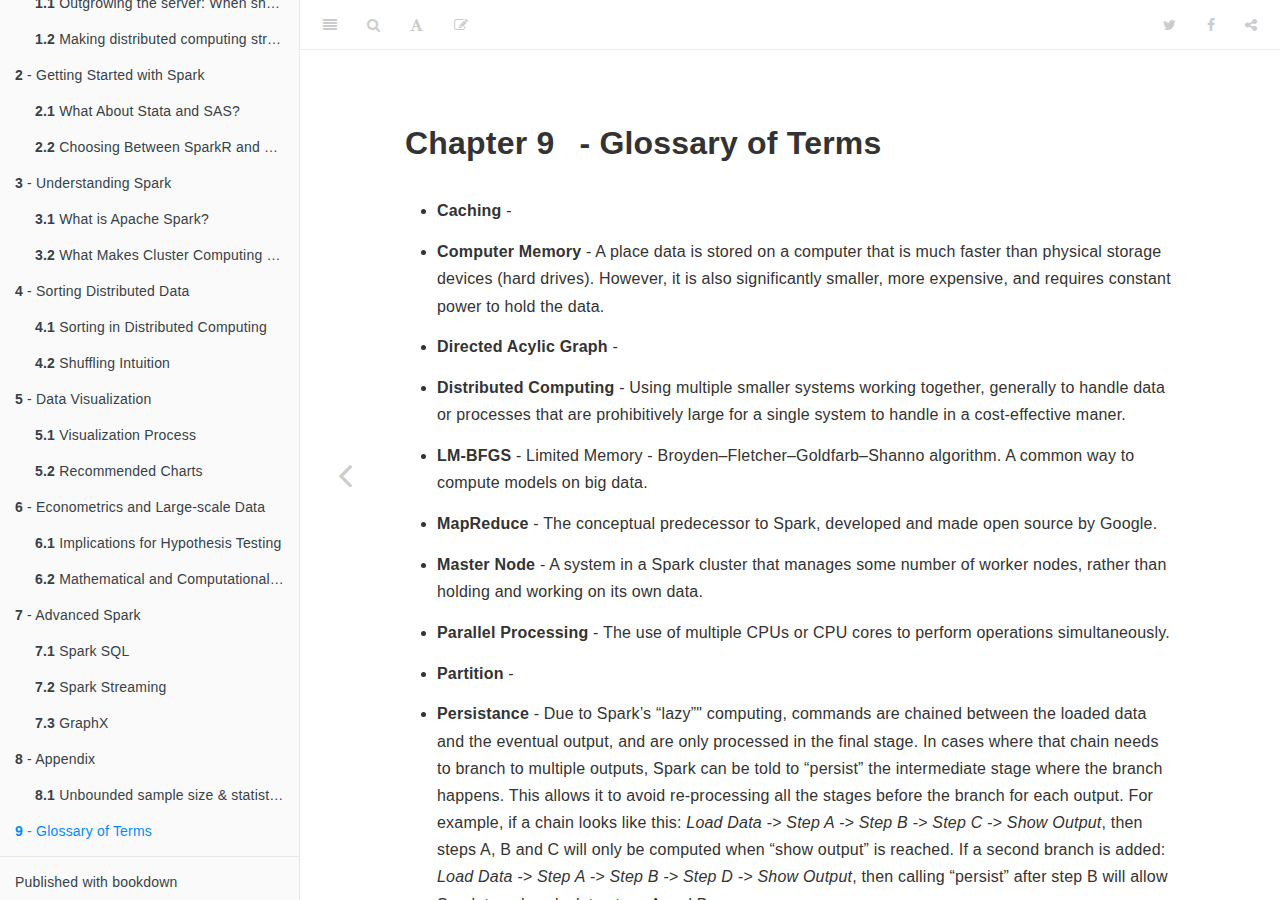
<file: docs/glossary-of-terms.html>
<!DOCTYPE html>
<html >

<head>

  <meta charset="UTF-8">
  <meta http-equiv="X-UA-Compatible" content="IE=edge">
  <title>Spark for Social Science</title>
  <meta name="description" content="Spark for Social Science">
  <meta name="generator" content="bookdown 0.5 and GitBook 2.6.7">

  <meta property="og:title" content="Spark for Social Science" />
  <meta property="og:type" content="book" />
  
  
  
  <meta name="github-repo" content="urbaninstitute/spark-social-science-manual" />

  <meta name="twitter:card" content="summary" />
  <meta name="twitter:title" content="Spark for Social Science" />
  
  
  

<meta name="author" content="Research Programming, The Urban Institute">


<meta name="date" content="2017-01-27">

  <meta name="viewport" content="width=device-width, initial-scale=1">
  <meta name="apple-mobile-web-app-capable" content="yes">
  <meta name="apple-mobile-web-app-status-bar-style" content="black">
  
  
<link rel="prev" href="appendix.html">

<script src="libs/jquery-2.2.3/jquery.min.js"></script>
<link href="libs/gitbook-2.6.7/css/style.css" rel="stylesheet" />
<link href="libs/gitbook-2.6.7/css/plugin-bookdown.css" rel="stylesheet" />
<link href="libs/gitbook-2.6.7/css/plugin-highlight.css" rel="stylesheet" />
<link href="libs/gitbook-2.6.7/css/plugin-search.css" rel="stylesheet" />
<link href="libs/gitbook-2.6.7/css/plugin-fontsettings.css" rel="stylesheet" />










<link rel="stylesheet" href="style.css" type="text/css" />
</head>

<body>



  <div class="book without-animation with-summary font-size-2 font-family-1" data-basepath=".">

    <div class="book-summary">
      <nav role="navigation">

<ul class="summary">
<li><a href="./">Spark Social Science Manual</a></li>

<li class="divider"></li>
<li class="chapter" data-level="" data-path="index.html"><a href="index.html"><i class="fa fa-check"></i>About Spark Social Science</a></li>
<li class="chapter" data-level="1" data-path="intro.html"><a href="intro.html"><i class="fa fa-check"></i><b>1</b> - Introduction</a><ul>
<li class="chapter" data-level="1.1" data-path="intro.html"><a href="intro.html#outgrowing-the-server-when-should-social-scientists-consider-distributed-computing"><i class="fa fa-check"></i><b>1.1</b> Outgrowing the server: When should social scientists consider distributed computing?</a></li>
<li class="chapter" data-level="1.2" data-path="intro.html"><a href="intro.html#making-distributed-computing-straightforward-cost-effective"><i class="fa fa-check"></i><b>1.2</b> Making distributed computing straightforward &amp; cost-effective</a></li>
</ul></li>
<li class="chapter" data-level="2" data-path="getting-started-with-spark.html"><a href="getting-started-with-spark.html"><i class="fa fa-check"></i><b>2</b> - Getting Started with Spark</a><ul>
<li class="chapter" data-level="2.1" data-path="getting-started-with-spark.html"><a href="getting-started-with-spark.html#what-about-stata-and-sas"><i class="fa fa-check"></i><b>2.1</b> What About Stata and SAS?</a></li>
<li class="chapter" data-level="2.2" data-path="getting-started-with-spark.html"><a href="getting-started-with-spark.html#choosing-between-sparkr-and-pyspark"><i class="fa fa-check"></i><b>2.2</b> Choosing Between SparkR and PySpark</a></li>
</ul></li>
<li class="chapter" data-level="3" data-path="understanding-spark.html"><a href="understanding-spark.html"><i class="fa fa-check"></i><b>3</b> - Understanding Spark</a><ul>
<li class="chapter" data-level="3.1" data-path="understanding-spark.html"><a href="understanding-spark.html#what-is-apache-spark"><i class="fa fa-check"></i><b>3.1</b> What is Apache Spark?</a></li>
<li class="chapter" data-level="3.2" data-path="understanding-spark.html"><a href="understanding-spark.html#what-makes-cluster-computing-different"><i class="fa fa-check"></i><b>3.2</b> What Makes Cluster Computing Different?</a></li>
</ul></li>
<li class="chapter" data-level="4" data-path="sorting-distributed-data.html"><a href="sorting-distributed-data.html"><i class="fa fa-check"></i><b>4</b> - Sorting Distributed Data</a><ul>
<li class="chapter" data-level="4.1" data-path="sorting-distributed-data.html"><a href="sorting-distributed-data.html#sorting-in-distributed-computing"><i class="fa fa-check"></i><b>4.1</b> Sorting in Distributed Computing</a></li>
<li class="chapter" data-level="4.2" data-path="sorting-distributed-data.html"><a href="sorting-distributed-data.html#shuffling-intuition"><i class="fa fa-check"></i><b>4.2</b> Shuffling Intuition</a></li>
</ul></li>
<li class="chapter" data-level="5" data-path="data-visualization.html"><a href="data-visualization.html"><i class="fa fa-check"></i><b>5</b> - Data Visualization</a><ul>
<li class="chapter" data-level="5.1" data-path="data-visualization.html"><a href="data-visualization.html#visualization-process"><i class="fa fa-check"></i><b>5.1</b> Visualization Process</a></li>
<li class="chapter" data-level="5.2" data-path="data-visualization.html"><a href="data-visualization.html#recommended-charts"><i class="fa fa-check"></i><b>5.2</b> Recommended Charts</a></li>
</ul></li>
<li class="chapter" data-level="6" data-path="econometrics-and-large-scale-data.html"><a href="econometrics-and-large-scale-data.html"><i class="fa fa-check"></i><b>6</b> - Econometrics and Large-scale Data</a><ul>
<li class="chapter" data-level="6.1" data-path="econometrics-and-large-scale-data.html"><a href="econometrics-and-large-scale-data.html#implications-for-hypothesis-testing"><i class="fa fa-check"></i><b>6.1</b> Implications for Hypothesis Testing</a><ul>
<li class="chapter" data-level="6.1.1" data-path="econometrics-and-large-scale-data.html"><a href="econometrics-and-large-scale-data.html#statistical-v.-practical-significance"><i class="fa fa-check"></i><b>6.1.1</b> Statistical v. Practical Significance</a></li>
</ul></li>
<li class="chapter" data-level="6.2" data-path="econometrics-and-large-scale-data.html"><a href="econometrics-and-large-scale-data.html#mathematical-and-computational-implications"><i class="fa fa-check"></i><b>6.2</b> Mathematical and Computational Implications</a></li>
</ul></li>
<li class="chapter" data-level="7" data-path="advanced-spark.html"><a href="advanced-spark.html"><i class="fa fa-check"></i><b>7</b> - Advanced Spark</a><ul>
<li class="chapter" data-level="7.1" data-path="advanced-spark.html"><a href="advanced-spark.html#spark-sql"><i class="fa fa-check"></i><b>7.1</b> Spark SQL</a></li>
<li class="chapter" data-level="7.2" data-path="advanced-spark.html"><a href="advanced-spark.html#spark-streaming"><i class="fa fa-check"></i><b>7.2</b> Spark Streaming</a></li>
<li class="chapter" data-level="7.3" data-path="advanced-spark.html"><a href="advanced-spark.html#graphx"><i class="fa fa-check"></i><b>7.3</b> GraphX</a></li>
</ul></li>
<li class="chapter" data-level="8" data-path="appendix.html"><a href="appendix.html"><i class="fa fa-check"></i><b>8</b> - Appendix</a><ul>
<li class="chapter" data-level="8.1" data-path="appendix.html"><a href="appendix.html#unbounded-sample-size-statistical-significance-sketch-of-proof"><i class="fa fa-check"></i><b>8.1</b> Unbounded sample size &amp; statistical significance – sketch of proof</a></li>
</ul></li>
<li class="chapter" data-level="9" data-path="glossary-of-terms.html"><a href="glossary-of-terms.html"><i class="fa fa-check"></i><b>9</b> - Glossary of Terms</a></li>
<li class="divider"></li>
<li><a href="https://github.com/rstudio/bookdown" target="blank">Published with bookdown</a></li>

</ul>

      </nav>
    </div>

    <div class="book-body">
      <div class="body-inner">
        <div class="book-header" role="navigation">
          <h1>
            <i class="fa fa-circle-o-notch fa-spin"></i><a href="./">Spark for Social Science</a>
          </h1>
        </div>

        <div class="page-wrapper" tabindex="-1" role="main">
          <div class="page-inner">

            <section class="normal" id="section-">
<div id="glossary-of-terms" class="section level1">
<h1><span class="header-section-number">Chapter 9</span> - Glossary of Terms</h1>
<ul>
<li><p><strong>Caching</strong> -</p></li>
<li><p><strong>Computer Memory</strong> - A place data is stored on a computer that is much faster than physical storage devices (hard drives). However, it is also significantly smaller, more expensive, and requires constant power to hold the data.</p></li>
<li><p><strong>Directed Acylic Graph</strong> -</p></li>
<li><p><strong>Distributed Computing</strong> - Using multiple smaller systems working together, generally to handle data or processes that are prohibitively large for a single system to handle in a cost-effective maner.</p></li>
<li><p><strong>LM-BFGS</strong> - Limited Memory - Broyden–Fletcher–Goldfarb–Shanno algorithm. A common way to compute models on big data.</p></li>
<li><p><strong>MapReduce</strong> - The conceptual predecessor to Spark, developed and made open source by Google.</p></li>
<li><p><strong>Master Node</strong> - A system in a Spark cluster that manages some number of worker nodes, rather than holding and working on its own data.</p></li>
<li><p><strong>Parallel Processing</strong> - The use of multiple CPUs or CPU cores to perform operations simultaneously.</p></li>
<li><p><strong>Partition</strong> -</p></li>
<li><p><strong>Persistance</strong> - Due to Spark’s “lazy”&quot; computing, commands are chained between the loaded data and the eventual output, and are only processed in the final stage. In cases where that chain needs to branch to multiple outputs, Spark can be told to “persist” the intermediate stage where the branch happens. This allows it to avoid re-processing all the stages before the branch for each output. For example, if a chain looks like this: <em>Load Data -&gt; Step A -&gt; Step B -&gt; Step C -&gt; Show Output</em>, then steps A, B and C will only be computed when “show output” is reached. If a second branch is added: <em>Load Data -&gt; Step A -&gt; Step B -&gt; Step D -&gt; Show Output</em>, then calling “persist” after step B will allow Spark to only calculate steps A and B once.</p></li>
<li><p><strong>Shuffle</strong> - An operation in Spark that forces data to be moved between partitions, nodes, and possibly memory and physical storage.</p></li>
<li><p><strong>Stochastic Gradient Descent (SGD)</strong> - An iterative process for finding global minimums, used in some large data processes.</p></li>
<li><p><strong>Worker Node</strong> - One of the systems in a Spark cluster that uses its resources to hold data, and performs operations on that data, under the direction of a master node.</p></li>
</ul>

</div>
            </section>

          </div>
        </div>
      </div>
<a href="appendix.html" class="navigation navigation-prev navigation-unique" aria-label="Previous page"><i class="fa fa-angle-left"></i></a>

    </div>
  </div>
<script src="libs/gitbook-2.6.7/js/app.min.js"></script>
<script src="libs/gitbook-2.6.7/js/lunr.js"></script>
<script src="libs/gitbook-2.6.7/js/plugin-search.js"></script>
<script src="libs/gitbook-2.6.7/js/plugin-sharing.js"></script>
<script src="libs/gitbook-2.6.7/js/plugin-fontsettings.js"></script>
<script src="libs/gitbook-2.6.7/js/plugin-bookdown.js"></script>
<script src="libs/gitbook-2.6.7/js/jquery.highlight.js"></script>
<script>
gitbook.require(["gitbook"], function(gitbook) {
gitbook.start({
"sharing": {
"github": false,
"facebook": true,
"twitter": true,
"google": false,
"weibo": false,
"instapper": false,
"vk": false,
"all": ["facebook", "google", "twitter", "weibo", "instapaper"]
},
"fontsettings": {
"theme": "white",
"family": "sans",
"size": 2
},
"edit": {
"link": "https://github.com/rstudio/bookdown-demo/edit/master/09-glossary.rmd",
"text": "Edit"
},
"download": null,
"toc": {
"collapse": "subsection"
}
});
});
</script>

</body>

</html>
</file>
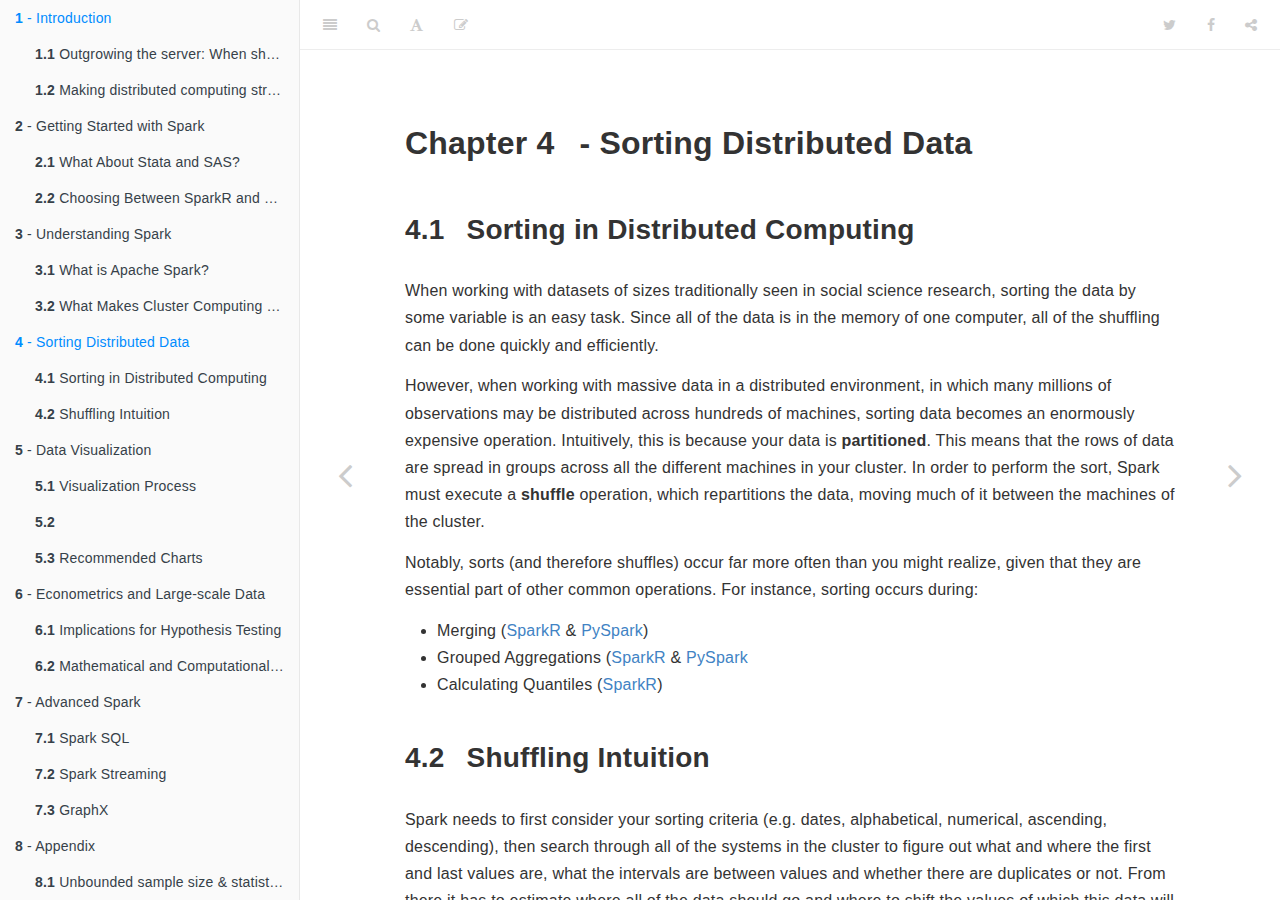
<file: docs/sorting-distributed-data.html>
<!DOCTYPE html>
<html >

<head>

  <meta charset="UTF-8">
  <meta http-equiv="X-UA-Compatible" content="IE=edge">
  <title>Spark for Social Science</title>
  <meta name="description" content="Spark for Social Science">
  <meta name="generator" content="bookdown 0.5 and GitBook 2.6.7">

  <meta property="og:title" content="Spark for Social Science" />
  <meta property="og:type" content="book" />
  
  
  
  <meta name="github-repo" content="urbaninstitute/spark-social-science-manual" />

  <meta name="twitter:card" content="summary" />
  <meta name="twitter:title" content="Spark for Social Science" />
  
  
  

<meta name="author" content="Research Programming, The Urban Institute">


<meta name="date" content="2017-01-27">

  <meta name="viewport" content="width=device-width, initial-scale=1">
  <meta name="apple-mobile-web-app-capable" content="yes">
  <meta name="apple-mobile-web-app-status-bar-style" content="black">
  
  
<link rel="prev" href="understanding-spark.html">
<link rel="next" href="data-visualization.html">
<script src="libs/jquery-2.2.3/jquery.min.js"></script>
<link href="libs/gitbook-2.6.7/css/style.css" rel="stylesheet" />
<link href="libs/gitbook-2.6.7/css/plugin-bookdown.css" rel="stylesheet" />
<link href="libs/gitbook-2.6.7/css/plugin-highlight.css" rel="stylesheet" />
<link href="libs/gitbook-2.6.7/css/plugin-search.css" rel="stylesheet" />
<link href="libs/gitbook-2.6.7/css/plugin-fontsettings.css" rel="stylesheet" />










<link rel="stylesheet" href="style.css" type="text/css" />
</head>

<body>



  <div class="book without-animation with-summary font-size-2 font-family-1" data-basepath=".">

    <div class="book-summary">
      <nav role="navigation">

<ul class="summary">
<li><a href="./">Spark Social Science Manual</a></li>

<li class="divider"></li>
<li class="chapter" data-level="" data-path="index.html"><a href="index.html"><i class="fa fa-check"></i>About Spark Social Science</a></li>
<li class="chapter" data-level="1" data-path="intro.html"><a href="intro.html"><i class="fa fa-check"></i><b>1</b> - Introduction</a><ul>
<li class="chapter" data-level="1.1" data-path="intro.html"><a href="intro.html#outgrowing-the-server-when-should-social-scientists-consider-distributed-computing"><i class="fa fa-check"></i><b>1.1</b> Outgrowing the server: When should social scientists consider distributed computing?</a></li>
<li class="chapter" data-level="1.2" data-path="intro.html"><a href="intro.html#making-distributed-computing-straightforward-cost-effective"><i class="fa fa-check"></i><b>1.2</b> Making distributed computing straightforward &amp; cost-effective</a></li>
</ul></li>
<li class="chapter" data-level="2" data-path="getting-started-with-spark.html"><a href="getting-started-with-spark.html"><i class="fa fa-check"></i><b>2</b> - Getting Started with Spark</a><ul>
<li class="chapter" data-level="2.1" data-path="getting-started-with-spark.html"><a href="getting-started-with-spark.html#what-about-stata-and-sas"><i class="fa fa-check"></i><b>2.1</b> What About Stata and SAS?</a></li>
<li class="chapter" data-level="2.2" data-path="getting-started-with-spark.html"><a href="getting-started-with-spark.html#choosing-between-sparkr-and-pyspark"><i class="fa fa-check"></i><b>2.2</b> Choosing Between SparkR and PySpark</a></li>
</ul></li>
<li class="chapter" data-level="3" data-path="understanding-spark.html"><a href="understanding-spark.html"><i class="fa fa-check"></i><b>3</b> - Understanding Spark</a><ul>
<li class="chapter" data-level="3.1" data-path="understanding-spark.html"><a href="understanding-spark.html#what-is-apache-spark"><i class="fa fa-check"></i><b>3.1</b> What is Apache Spark?</a></li>
<li class="chapter" data-level="3.2" data-path="understanding-spark.html"><a href="understanding-spark.html#what-makes-cluster-computing-different"><i class="fa fa-check"></i><b>3.2</b> What Makes Cluster Computing Different?</a></li>
</ul></li>
<li class="chapter" data-level="4" data-path="sorting-distributed-data.html"><a href="sorting-distributed-data.html"><i class="fa fa-check"></i><b>4</b> - Sorting Distributed Data</a><ul>
<li class="chapter" data-level="4.1" data-path="sorting-distributed-data.html"><a href="sorting-distributed-data.html#sorting-in-distributed-computing"><i class="fa fa-check"></i><b>4.1</b> Sorting in Distributed Computing</a></li>
<li class="chapter" data-level="4.2" data-path="sorting-distributed-data.html"><a href="sorting-distributed-data.html#shuffling-intuition"><i class="fa fa-check"></i><b>4.2</b> Shuffling Intuition</a></li>
</ul></li>
<li class="chapter" data-level="5" data-path="data-visualization.html"><a href="data-visualization.html"><i class="fa fa-check"></i><b>5</b> - Data Visualization</a><ul>
<li class="chapter" data-level="5.1" data-path="data-visualization.html"><a href="data-visualization.html#visualization-process"><i class="fa fa-check"></i><b>5.1</b> Visualization Process</a></li>
<li class="chapter" data-level="5.2" data-path="data-visualization.html"><a href="data-visualization.html#section"><i class="fa fa-check"></i><b>5.2</b> </a></li>
<li class="chapter" data-level="5.3" data-path="data-visualization.html"><a href="data-visualization.html#recommended-charts"><i class="fa fa-check"></i><b>5.3</b> Recommended Charts</a></li>
</ul></li>
<li class="chapter" data-level="6" data-path="econometrics-and-large-scale-data.html"><a href="econometrics-and-large-scale-data.html"><i class="fa fa-check"></i><b>6</b> - Econometrics and Large-scale Data</a><ul>
<li class="chapter" data-level="6.1" data-path="econometrics-and-large-scale-data.html"><a href="econometrics-and-large-scale-data.html#implications-for-hypothesis-testing"><i class="fa fa-check"></i><b>6.1</b> Implications for Hypothesis Testing</a><ul>
<li class="chapter" data-level="6.1.1" data-path="econometrics-and-large-scale-data.html"><a href="econometrics-and-large-scale-data.html#statistical-v.-practical-significance"><i class="fa fa-check"></i><b>6.1.1</b> Statistical v. Practical Significance</a></li>
</ul></li>
<li class="chapter" data-level="6.2" data-path="econometrics-and-large-scale-data.html"><a href="econometrics-and-large-scale-data.html#mathematical-and-computational-implications"><i class="fa fa-check"></i><b>6.2</b> Mathematical and Computational Implications</a></li>
</ul></li>
<li class="chapter" data-level="7" data-path="advanced-spark.html"><a href="advanced-spark.html"><i class="fa fa-check"></i><b>7</b> - Advanced Spark</a><ul>
<li class="chapter" data-level="7.1" data-path="advanced-spark.html"><a href="advanced-spark.html#spark-sql"><i class="fa fa-check"></i><b>7.1</b> Spark SQL</a></li>
<li class="chapter" data-level="7.2" data-path="advanced-spark.html"><a href="advanced-spark.html#spark-streaming"><i class="fa fa-check"></i><b>7.2</b> Spark Streaming</a></li>
<li class="chapter" data-level="7.3" data-path="advanced-spark.html"><a href="advanced-spark.html#graphx"><i class="fa fa-check"></i><b>7.3</b> GraphX</a></li>
</ul></li>
<li class="chapter" data-level="8" data-path="appendix.html"><a href="appendix.html"><i class="fa fa-check"></i><b>8</b> - Appendix</a><ul>
<li class="chapter" data-level="8.1" data-path="appendix.html"><a href="appendix.html#unbounded-sample-size-statistical-significance-sketch-of-proof"><i class="fa fa-check"></i><b>8.1</b> Unbounded sample size &amp; statistical significance – sketch of proof</a></li>
</ul></li>
<li class="chapter" data-level="9" data-path="glossary-of-terms.html"><a href="glossary-of-terms.html"><i class="fa fa-check"></i><b>9</b> - Glossary of Terms</a></li>
<li class="divider"></li>
<li><a href="https://github.com/rstudio/bookdown" target="blank">Published with bookdown</a></li>

</ul>

      </nav>
    </div>

    <div class="book-body">
      <div class="body-inner">
        <div class="book-header" role="navigation">
          <h1>
            <i class="fa fa-circle-o-notch fa-spin"></i><a href="./">Spark for Social Science</a>
          </h1>
        </div>

        <div class="page-wrapper" tabindex="-1" role="main">
          <div class="page-inner">

            <section class="normal" id="section-">
<div id="sorting-distributed-data" class="section level1">
<h1><span class="header-section-number">Chapter 4</span> - Sorting Distributed Data</h1>
<div id="sorting-in-distributed-computing" class="section level2">
<h2><span class="header-section-number">4.1</span> Sorting in Distributed Computing</h2>
<p>When working with datasets of sizes traditionally seen in social science research, sorting the data by some variable is an easy task. Since all of the data is in the memory of one computer, all of the shuffling can be done quickly and efficiently.</p>
<p>However, when working with massive data in a distributed environment, in which many millions of observations may be distributed across hundreds of machines, sorting data becomes an enormously expensive operation. Intuitively, this is because your data is <strong>partitioned</strong>. This means that the rows of data are spread in groups across all the different machines in your cluster. In order to perform the sort, Spark must execute a <strong>shuffle</strong> operation, which repartitions the data, moving much of it between the machines of the cluster.</p>
<p>Notably, sorts (and therefore shuffles) occur far more often than you might realize, given that they are essential part of other common operations. For instance, sorting occurs during:</p>
<ul>
<li>Merging (<a href="https://github.com/UrbanInstitute/sparkr-tutorials/blob/master/merging.md#merging-sparkr-dataframes">SparkR</a> &amp; <a href="https://github.com/UrbanInstitute/pyspark-tutorials/blob/master/merging.ipynb">PySpark</a>)</li>
<li>Grouped Aggregations (<a href="https://github.com/UrbanInstitute/sparkr-tutorials/blob/master/summary-statistics.md#categorical-data">SparkR</a> &amp; <a href="https://github.com/UrbanInstitute/pyspark-tutorials/blob/master/basics%202.ipynb">PySpark</a></li>
<li>Calculating Quantiles (<a href="https://github.com/UrbanInstitute/sparkr-tutorials/blob/master/summary-statistics.md#approximate-quantiles">SparkR</a>)</li>
</ul>
</div>
<div id="shuffling-intuition" class="section level2">
<h2><span class="header-section-number">4.2</span> Shuffling Intuition</h2>
<p>Spark needs to first consider your sorting criteria (e.g. dates, alphabetical, numerical, ascending, descending), then search through all of the systems in the cluster to figure out what and where the first and last values are, what the intervals are between values and whether there are duplicates or not. From there it has to estimate where all of the data should go and where to shift the values of which this data will take the spot.</p>
<p>Each observation takes up space in memory, and since we’ve spread our data out across many nodes due to its size, Spark cannot simply hold every piece of data in its current location until it has the correct place for it. The data, therefore, becomes more spread out when information is “shuffled” since Spark holds observations elsewhere until it determines where they should be placed. Imagine, for example, six computers holding twelve observations, one for each month. If no machine can hold more than two observations, and January and November are on one machine, Spark might go find February and decide it needs to be next to January. However, in order to move it there it needs to first put November somewhere temporarily.</p>
<p>Every time something is moved between machines, it involves both recalculating partitions and movement over the computer network, which is much slower than moving data within one machine. Additionally, data may be forced onto the hard drives of the nodes if there is not enough extra memory space. Hard drive traffic is much slower than even network traffic.</p>
<p>Any operation that causes a shuffling of data, or a “shuffle,” can be very costly in terms of processing power, hard drive traffic and system memory. And since Spark clusters on AWS are paid for by the second of usage, excessive shuffling can be costly in dollars also. Researchers should understand that several tasks that can be performed in Spark require a shuffle, and that this shuffling may be obscured. Spark operations that do require a shuffle include, for example, joining datasets on equal values of some specified column and finding unique values of a column. Some shuffling is often inevitable; just note that shuffles will be one of the largest drivers of how long your operations take to finish.</p>

</div>
</div>
            </section>

          </div>
        </div>
      </div>
<a href="understanding-spark.html" class="navigation navigation-prev " aria-label="Previous page"><i class="fa fa-angle-left"></i></a>
<a href="data-visualization.html" class="navigation navigation-next " aria-label="Next page"><i class="fa fa-angle-right"></i></a>
    </div>
  </div>
<script src="libs/gitbook-2.6.7/js/app.min.js"></script>
<script src="libs/gitbook-2.6.7/js/lunr.js"></script>
<script src="libs/gitbook-2.6.7/js/plugin-search.js"></script>
<script src="libs/gitbook-2.6.7/js/plugin-sharing.js"></script>
<script src="libs/gitbook-2.6.7/js/plugin-fontsettings.js"></script>
<script src="libs/gitbook-2.6.7/js/plugin-bookdown.js"></script>
<script src="libs/gitbook-2.6.7/js/jquery.highlight.js"></script>
<script>
gitbook.require(["gitbook"], function(gitbook) {
gitbook.start({
"sharing": {
"github": false,
"facebook": true,
"twitter": true,
"google": false,
"weibo": false,
"instapper": false,
"vk": false,
"all": ["facebook", "google", "twitter", "weibo", "instapaper"]
},
"fontsettings": {
"theme": "white",
"family": "sans",
"size": 2
},
"edit": {
"link": "https://github.com/rstudio/bookdown-demo/edit/master/04-sorting.Rmd",
"text": "Edit"
},
"download": null,
"toc": {
"collapse": "subsection"
}
});
});
</script>

</body>

</html>
</file>
<file: docs/libs/gitbook-2.6.7/css/plugin-bookdown.css>
.book .book-header h1 {
  padding-left: 20px;
  padding-right: 20px;
}
.book .book-header.fixed {
  position: fixed;
  right: 0;
  top: 0;
  left: 0;
  border-bottom: 1px solid rgba(0,0,0,.07);
}
span.search-highlight {
  background-color: #ffff88;
}
@media (min-width: 600px) {
  .book.with-summary .book-header.fixed {
    left: 300px;
  }
}
@media (max-width: 1240px) {
  .book .book-body.fixed {
    top: 50px;
  }
  .book .book-body.fixed .body-inner {
    top: auto;
  }
}
@media (max-width: 600px) {
  .book.with-summary .book-header.fixed {
    left: calc(100% - 60px);
    min-width: 300px;
  }
  .book.with-summary .book-body {
    transform: none;
    left: calc(100% - 60px);
    min-width: 300px;
  }
  .book .book-body.fixed {
    top: 0;
  }
}

.book .book-body.fixed .body-inner {
  top: 50px;
}
.book .book-body .page-wrapper .page-inner section.normal sub, .book .book-body .page-wrapper .page-inner section.normal sup {
  font-size: 85%;
}

@media print {
  .book .book-summary, .book .book-body .book-header, .fa {
    display: none !important;
  }
  .book .book-body.fixed {
    left: 0px;
  }
  .book .book-body,.book .book-body .body-inner, .book.with-summary {
    overflow: visible !important;
  }
}
.kable_wrapper {
  border-spacing: 20px 0;
  border-collapse: separate;
  border: none;
  margin: auto;
}
.kable_wrapper > tbody > tr > td {
  vertical-align: top;
}
.book .book-body .page-wrapper .page-inner section.normal table tr.header {
  border-top-width: 2px;
}
.book .book-body .page-wrapper .page-inner section.normal table tr:last-child td {
  border-bottom-width: 2px;
}
.book .book-body .page-wrapper .page-inner section.normal table td, .book .book-body .page-wrapper .page-inner section.normal table th {
  border-left: none;
  border-right: none;
}
.book .book-body .page-wrapper .page-inner section.normal table.kable_wrapper > tbody > tr, .book .book-body .page-wrapper .page-inner section.normal table.kable_wrapper > tbody > tr > td {
  border-top: none;
}
.book .book-body .page-wrapper .page-inner section.normal table.kable_wrapper > tbody > tr:last-child > td {
    border-bottom: none;
}

div.theorem, div.lemma, div.corollary, div.proposition {
  font-style: italic;
}
span.theorem, span.lemma, span.corollary, span.proposition {
  font-style: normal;
}
div.proof:after {
  content: "\25a2";
  float: right;
}
.header-section-number {
  padding-right: .5em;
}
</file>
<file: docs/libs/gitbook-2.6.7/css/plugin-highlight.css>
.book .book-body .page-wrapper .page-inner section.normal pre,
.book .book-body .page-wrapper .page-inner section.normal code {
  /* http://jmblog.github.com/color-themes-for-google-code-highlightjs */
  /* Tomorrow Comment */
  /* Tomorrow Red */
  /* Tomorrow Orange */
  /* Tomorrow Yellow */
  /* Tomorrow Green */
  /* Tomorrow Aqua */
  /* Tomorrow Blue */
  /* Tomorrow Purple */
}
.book .book-body .page-wrapper .page-inner section.normal pre .hljs-comment,
.book .book-body .page-wrapper .page-inner section.normal code .hljs-comment,
.book .book-body .page-wrapper .page-inner section.normal pre .hljs-title,
.book .book-body .page-wrapper .page-inner section.normal code .hljs-title {
  color: #8e908c;
}
.book .book-body .page-wrapper .page-inner section.normal pre .hljs-variable,
.book .book-body .page-wrapper .page-inner section.normal code .hljs-variable,
.book .book-body .page-wrapper .page-inner section.normal pre .hljs-attribute,
.book .book-body .page-wrapper .page-inner section.normal code .hljs-attribute,
.book .book-body .page-wrapper .page-inner section.normal pre .hljs-tag,
.book .book-body .page-wrapper .page-inner section.normal code .hljs-tag,
.book .book-body .page-wrapper .page-inner section.normal pre .hljs-regexp,
.book .book-body .page-wrapper .page-inner section.normal code .hljs-regexp,
.book .book-body .page-wrapper .page-inner section.normal pre .ruby .hljs-constant,
.book .book-body .page-wrapper .page-inner section.normal code .ruby .hljs-constant,
.book .book-body .page-wrapper .page-inner section.normal pre .xml .hljs-tag .hljs-title,
.book .book-body .page-wrapper .page-inner section.normal code .xml .hljs-tag .hljs-title,
.book .book-body .page-wrapper .page-inner section.normal pre .xml .hljs-pi,
.book .book-body .page-wrapper .page-inner section.normal code .xml .hljs-pi,
.book .book-body .page-wrapper .page-inner section.normal pre .xml .hljs-doctype,
.book .book-body .page-wrapper .page-inner section.normal code .xml .hljs-doctype,
.book .book-body .page-wrapper .page-inner section.normal pre .html .hljs-doctype,
.book .book-body .page-wrapper .page-inner section.normal code .html .hljs-doctype,
.book .book-body .page-wrapper .page-inner section.normal pre .css .hljs-id,
.book .book-body .page-wrapper .page-inner section.normal code .css .hljs-id,
.book .book-body .page-wrapper .page-inner section.normal pre .css .hljs-class,
.book .book-body .page-wrapper .page-inner section.normal code .css .hljs-class,
.book .book-body .page-wrapper .page-inner section.normal pre .css .hljs-pseudo,
.book .book-body .page-wrapper .page-inner section.normal code .css .hljs-pseudo {
  color: #c82829;
}
.book .book-body .page-wrapper .page-inner section.normal pre .hljs-number,
.book .book-body .page-wrapper .page-inner section.normal code .hljs-number,
.book .book-body .page-wrapper .page-inner section.normal pre .hljs-preprocessor,
.book .book-body .page-wrapper .page-inner section.normal code .hljs-preprocessor,
.book .book-body .page-wrapper .page-inner section.normal pre .hljs-pragma,
.book .book-body .page-wrapper .page-inner section.normal code .hljs-pragma,
.book .book-body .page-wrapper .page-inner section.normal pre .hljs-built_in,
.book .book-body .page-wrapper .page-inner section.normal code .hljs-built_in,
.book .book-body .page-wrapper .page-inner section.normal pre .hljs-literal,
.book .book-body .page-wrapper .page-inner section.normal code .hljs-literal,
.book .book-body .page-wrapper .page-inner section.normal pre .hljs-params,
.book .book-body .page-wrapper .page-inner section.normal code .hljs-params,
.book .book-body .page-wrapper .page-inner section.normal pre .hljs-constant,
.book .book-body .page-wrapper .page-inner section.normal code .hljs-constant {
  color: #f5871f;
}
.book .book-body .page-wrapper .page-inner section.normal pre .ruby .hljs-class .hljs-title,
.book .book-body .page-wrapper .page-inner section.normal code .ruby .hljs-class .hljs-title,
.book .book-body .page-wrapper .page-inner section.normal pre .css .hljs-rules .hljs-attribute,
.book .book-body .page-wrapper .page-inner section.normal code .css .hljs-rules .hljs-attribute {
  color: #eab700;
}
.book .book-body .page-wrapper .page-inner section.normal pre .hljs-string,
.book .book-body .page-wrapper .page-inner section.normal code .hljs-string,
.book .book-body .page-wrapper .page-inner section.normal pre .hljs-value,
.book .book-body .page-wrapper .page-inner section.normal code .hljs-value,
.book .book-body .page-wrapper .page-inner section.normal pre .hljs-inheritance,
.book .book-body .page-wrapper .page-inner section.normal code .hljs-inheritance,
.book .book-body .page-wrapper .page-inner section.normal pre .hljs-header,
.book .book-body .page-wrapper .page-inner section.normal code .hljs-header,
.book .book-body .page-wrapper .page-inner section.normal pre .ruby .hljs-symbol,
.book .book-body .page-wrapper .page-inner section.normal code .ruby .hljs-symbol,
.book .book-body .page-wrapper .page-inner section.normal pre .xml .hljs-cdata,
.book .book-body .page-wrapper .page-inner section.normal code .xml .hljs-cdata {
  color: #718c00;
}
.book .book-body .page-wrapper .page-inner section.normal pre .css .hljs-hexcolor,
.book .book-body .page-wrapper .page-inner section.normal code .css .hljs-hexcolor {
  color: #3e999f;
}
.book .book-body .page-wrapper .page-inner section.normal pre .hljs-function,
.book .book-body .page-wrapper .page-inner section.normal code .hljs-function,
.book .book-body .page-wrapper .page-inner section.normal pre .python .hljs-decorator,
.book .book-body .page-wrapper .page-inner section.normal code .python .hljs-decorator,
.book .book-body .page-wrapper .page-inner section.normal pre .python .hljs-title,
.book .book-body .page-wrapper .page-inner section.normal code .python .hljs-title,
.book .book-body .page-wrapper .page-inner section.normal pre .ruby .hljs-function .hljs-title,
.book .book-body .page-wrapper .page-inner section.normal code .ruby .hljs-function .hljs-title,
.book .book-body .page-wrapper .page-inner section.normal pre .ruby .hljs-title .hljs-keyword,
.book .book-body .page-wrapper .page-inner section.normal code .ruby .hljs-title .hljs-keyword,
.book .book-body .page-wrapper .page-inner section.normal pre .perl .hljs-sub,
.book .book-body .page-wrapper .page-inner section.normal code .perl .hljs-sub,
.book .book-body .page-wrapper .page-inner section.normal pre .javascript .hljs-title,
.book .book-body .page-wrapper .page-inner section.normal code .javascript .hljs-title,
.book .book-body .page-wrapper .page-inner section.normal pre .coffeescript .hljs-title,
.book .book-body .page-wrapper .page-inner section.normal code .coffeescript .hljs-title {
  color: #4271ae;
}
.book .book-body .page-wrapper .page-inner section.normal pre .hljs-keyword,
.book .book-body .page-wrapper .page-inner section.normal code .hljs-keyword,
.book .book-body .page-wrapper .page-inner section.normal pre .javascript .hljs-function,
.book .book-body .page-wrapper .page-inner section.normal code .javascript .hljs-function {
  color: #8959a8;
}
.book .book-body .page-wrapper .page-inner section.normal pre .hljs,
.book .book-body .page-wrapper .page-inner section.normal code .hljs {
  display: block;
  background: white;
  color: #4d4d4c;
  padding: 0.5em;
}
.book .book-body .page-wrapper .page-inner section.normal pre .coffeescript .javascript,
.book .book-body .page-wrapper .page-inner section.normal code .coffeescript .javascript,
.book .book-body .page-wrapper .page-inner section.normal pre .javascript .xml,
.book .book-body .page-wrapper .page-inner section.normal code .javascript .xml,
.book .book-body .page-wrapper .page-inner section.normal pre .tex .hljs-formula,
.book .book-body .page-wrapper .page-inner section.normal code .tex .hljs-formula,
.book .book-body .page-wrapper .page-inner section.normal pre .xml .javascript,
.book .book-body .page-wrapper .page-inner section.normal code .xml .javascript,
.book .book-body .page-wrapper .page-inner section.normal pre .xml .vbscript,
.book .book-body .page-wrapper .page-inner section.normal code .xml .vbscript,
.book .book-body .page-wrapper .page-inner section.normal pre .xml .css,
.book .book-body .page-wrapper .page-inner section.normal code .xml .css,
.book .book-body .page-wrapper .page-inner section.normal pre .xml .hljs-cdata,
.book .book-body .page-wrapper .page-inner section.normal code .xml .hljs-cdata {
  opacity: 0.5;
}
.book.color-theme-1 .book-body .page-wrapper .page-inner section.normal pre,
.book.color-theme-1 .book-body .page-wrapper .page-inner section.normal code {
  /*

Orginal Style from ethanschoonover.com/solarized (c) Jeremy Hull <sourdrums@gmail.com>

*/
  /* Solarized Green */
  /* Solarized Cyan */
  /* Solarized Blue */
  /* Solarized Yellow */
  /* Solarized Orange */
  /* Solarized Red */
  /* Solarized Violet */
}
.book.color-theme-1 .book-body .page-wrapper .page-inner section.normal pre .hljs,
.book.color-theme-1 .book-body .page-wrapper .page-inner section.normal code .hljs {
  display: block;
  padding: 0.5em;
  background: #fdf6e3;
  color: #657b83;
}
.book.color-theme-1 .book-body .page-wrapper .page-inner section.normal pre .hljs-comment,
.book.color-theme-1 .book-body .page-wrapper .page-inner section.normal code .hljs-comment,
.book.color-theme-1 .book-body .page-wrapper .page-inner section.normal pre .hljs-template_comment,
.book.color-theme-1 .book-body .page-wrapper .page-inner section.normal code .hljs-template_comment,
.book.color-theme-1 .book-body .page-wrapper .page-inner section.normal pre .diff .hljs-header,
.book.color-theme-1 .book-body .page-wrapper .page-inner section.normal code .diff .hljs-header,
.book.color-theme-1 .book-body .page-wrapper .page-inner section.normal pre .hljs-doctype,
.book.color-theme-1 .book-body .page-wrapper .page-inner section.normal code .hljs-doctype,
.book.color-theme-1 .book-body .page-wrapper .page-inner section.normal pre .hljs-pi,
.book.color-theme-1 .book-body .page-wrapper .page-inner section.normal code .hljs-pi,
.book.color-theme-1 .book-body .page-wrapper .page-inner section.normal pre .lisp .hljs-string,
.book.color-theme-1 .book-body .page-wrapper .page-inner section.normal code .lisp .hljs-string,
.book.color-theme-1 .book-body .page-wrapper .page-inner section.normal pre .hljs-javadoc,
.book.color-theme-1 .book-body .page-wrapper .page-inner section.normal code .hljs-javadoc {
  color: #93a1a1;
}
.book.color-theme-1 .book-body .page-wrapper .page-inner section.normal pre .hljs-keyword,
.book.color-theme-1 .book-body .page-wrapper .page-inner section.normal code .hljs-keyword,
.book.color-theme-1 .book-body .page-wrapper .page-inner section.normal pre .hljs-winutils,
.book.color-theme-1 .book-body .page-wrapper .page-inner section.normal code .hljs-winutils,
.book.color-theme-1 .book-body .page-wrapper .page-inner section.normal pre .method,
.book.color-theme-1 .book-body .page-wrapper .page-inner section.normal code .method,
.book.color-theme-1 .book-body .page-wrapper .page-inner section.normal pre .hljs-addition,
.book.color-theme-1 .book-body .page-wrapper .page-inner section.normal code .hljs-addition,
.book.color-theme-1 .book-body .page-wrapper .page-inner section.normal pre .css .hljs-tag,
.book.color-theme-1 .book-body .page-wrapper .page-inner section.normal code .css .hljs-tag,
.book.color-theme-1 .book-body .page-wrapper .page-inner section.normal pre .hljs-request,
.book.color-theme-1 .book-body .page-wrapper .page-inner section.normal code .hljs-request,
.book.color-theme-1 .book-body .page-wrapper .page-inner section.normal pre .hljs-status,
.book.color-theme-1 .book-body .page-wrapper .page-inner section.normal code .hljs-status,
.book.color-theme-1 .book-body .page-wrapper .page-inner section.normal pre .nginx .hljs-title,
.book.color-theme-1 .book-body .page-wrapper .page-inner section.normal code .nginx .hljs-title {
  color: #859900;
}
.book.color-theme-1 .book-body .page-wrapper .page-inner section.normal pre .hljs-number,
.book.color-theme-1 .book-body .page-wrapper .page-inner section.normal code .hljs-number,
.book.color-theme-1 .book-body .page-wrapper .page-inner section.normal pre .hljs-command,
.book.color-theme-1 .book-body .page-wrapper .page-inner section.normal code .hljs-command,
.book.color-theme-1 .book-body .page-wrapper .page-inner section.normal pre .hljs-string,
.book.color-theme-1 .book-body .page-wrapper .page-inner section.normal code .hljs-string,
.book.color-theme-1 .book-body .page-wrapper .page-inner section.normal pre .hljs-tag .hljs-value,
.book.color-theme-1 .book-body .page-wrapper .page-inner section.normal code .hljs-tag .hljs-value,
.book.color-theme-1 .book-body .page-wrapper .page-inner section.normal pre .hljs-rules .hljs-value,
.book.color-theme-1 .book-body .page-wrapper .page-inner section.normal code .hljs-rules .hljs-value,
.book.color-theme-1 .book-body .page-wrapper .page-inner section.normal pre .hljs-phpdoc,
.book.color-theme-1 .book-body .page-wrapper .page-inner section.normal code .hljs-phpdoc,
.book.color-theme-1 .book-body .page-wrapper .page-inner section.normal pre .tex .hljs-formula,
.book.color-theme-1 .book-body .page-wrapper .page-inner section.normal code .tex .hljs-formula,
.book.color-theme-1 .book-body .page-wrapper .page-inner section.normal pre .hljs-regexp,
.book.color-theme-1 .book-body .page-wrapper .page-inner section.normal code .hljs-regexp,
.book.color-theme-1 .book-body .page-wrapper .page-inner section.normal pre .hljs-hexcolor,
.book.color-theme-1 .book-body .page-wrapper .page-inner section.normal code .hljs-hexcolor,
.book.color-theme-1 .book-body .page-wrapper .page-inner section.normal pre .hljs-link_url,
.book.color-theme-1 .book-body .page-wrapper .page-inner section.normal code .hljs-link_url {
  color: #2aa198;
}
.book.color-theme-1 .book-body .page-wrapper .page-inner section.normal pre .hljs-title,
.book.color-theme-1 .book-body .page-wrapper .page-inner section.normal code .hljs-title,
.book.color-theme-1 .book-body .page-wrapper .page-inner section.normal pre .hljs-localvars,
.book.color-theme-1 .book-body .page-wrapper .page-inner section.normal code .hljs-localvars,
.book.color-theme-1 .book-body .page-wrapper .page-inner section.normal pre .hljs-chunk,
.book.color-theme-1 .book-body .page-wrapper .page-inner section.normal code .hljs-chunk,
.book.color-theme-1 .book-body .page-wrapper .page-inner section.normal pre .hljs-decorator,
.book.color-theme-1 .book-body .page-wrapper .page-inner section.normal code .hljs-decorator,
.book.color-theme-1 .book-body .page-wrapper .page-inner section.normal pre .hljs-built_in,
.book.color-theme-1 .book-body .page-wrapper .page-inner section.normal code .hljs-built_in,
.book.color-theme-1 .book-body .page-wrapper .page-inner section.normal pre .hljs-identifier,
.book.color-theme-1 .book-body .page-wrapper .page-inner section.normal code .hljs-identifier,
.book.color-theme-1 .book-body .page-wrapper .page-inner section.normal pre .vhdl .hljs-literal,
.book.color-theme-1 .book-body .page-wrapper .page-inner section.normal code .vhdl .hljs-literal,
.book.color-theme-1 .book-body .page-wrapper .page-inner section.normal pre .hljs-id,
.book.color-theme-1 .book-body .page-wrapper .page-inner section.normal code .hljs-id,
.book.color-theme-1 .book-body .page-wrapper .page-inner section.normal pre .css .hljs-function,
.book.color-theme-1 .book-body .page-wrapper .page-inner section.normal code .css .hljs-function {
  color: #268bd2;
}
.book.color-theme-1 .book-body .page-wrapper .page-inner section.normal pre .hljs-attribute,
.book.color-theme-1 .book-body .page-wrapper .page-inner section.normal code .hljs-attribute,
.book.color-theme-1 .book-body .page-wrapper .page-inner section.normal pre .hljs-variable,
.book.color-theme-1 .book-body .page-wrapper .page-inner section.normal code .hljs-variable,
.book.color-theme-1 .book-body .page-wrapper .page-inner section.normal pre .lisp .hljs-body,
.book.color-theme-1 .book-body .page-wrapper .page-inner section.normal code .lisp .hljs-body,
.book.color-theme-1 .book-body .page-wrapper .page-inner section.normal pre .smalltalk .hljs-number,
.book.color-theme-1 .book-body .page-wrapper .page-inner section.normal code .smalltalk .hljs-number,
.book.color-theme-1 .book-body .page-wrapper .page-inner section.normal pre .hljs-constant,
.book.color-theme-1 .book-body .page-wrapper .page-inner section.normal code .hljs-constant,
.book.color-theme-1 .book-body .page-wrapper .page-inner section.normal pre .hljs-class .hljs-title,
.book.color-theme-1 .book-body .page-wrapper .page-inner section.normal code .hljs-class .hljs-title,
.book.color-theme-1 .book-body .page-wrapper .page-inner section.normal pre .hljs-parent,
.book.color-theme-1 .book-body .page-wrapper .page-inner section.normal code .hljs-parent,
.book.color-theme-1 .book-body .page-wrapper .page-inner section.normal pre .haskell .hljs-type,
.book.color-theme-1 .book-body .page-wrapper .page-inner section.normal code .haskell .hljs-type,
.book.color-theme-1 .book-body .page-wrapper .page-inner section.normal pre .hljs-link_reference,
.book.color-theme-1 .book-body .page-wrapper .page-inner section.normal code .hljs-link_reference {
  color: #b58900;
}
.book.color-theme-1 .book-body .page-wrapper .page-inner section.normal pre .hljs-preprocessor,
.book.color-theme-1 .book-body .page-wrapper .page-inner section.normal code .hljs-preprocessor,
.book.color-theme-1 .book-body .page-wrapper .page-inner section.normal pre .hljs-preprocessor .hljs-keyword,
.book.color-theme-1 .book-body .page-wrapper .page-inner section.normal code .hljs-preprocessor .hljs-keyword,
.book.color-theme-1 .book-body .page-wrapper .page-inner section.normal pre .hljs-pragma,
.book.color-theme-1 .book-body .page-wrapper .page-inner section.normal code .hljs-pragma,
.book.color-theme-1 .book-body .page-wrapper .page-inner section.normal pre .hljs-shebang,
.book.color-theme-1 .book-body .page-wrapper .page-inner section.normal code .hljs-shebang,
.book.color-theme-1 .book-body .page-wrapper .page-inner section.normal pre .hljs-symbol,
.book.color-theme-1 .book-body .page-wrapper .page-inner section.normal code .hljs-symbol,
.book.color-theme-1 .book-body .page-wrapper .page-inner section.normal pre .hljs-symbol .hljs-string,
.book.color-theme-1 .book-body .page-wrapper .page-inner section.normal code .hljs-symbol .hljs-string,
.book.color-theme-1 .book-body .page-wrapper .page-inner section.normal pre .diff .hljs-change,
.book.color-theme-1 .book-body .page-wrapper .page-inner section.normal code .diff .hljs-change,
.book.color-theme-1 .book-body .page-wrapper .page-inner section.normal pre .hljs-special,
.book.color-theme-1 .book-body .page-wrapper .page-inner section.normal code .hljs-special,
.book.color-theme-1 .book-body .page-wrapper .page-inner section.normal pre .hljs-attr_selector,
.book.color-theme-1 .book-body .page-wrapper .page-inner section.normal code .hljs-attr_selector,
.book.color-theme-1 .book-body .page-wrapper .page-inner section.normal pre .hljs-subst,
.book.color-theme-1 .book-body .page-wrapper .page-inner section.normal code .hljs-subst,
.book.color-theme-1 .book-body .page-wrapper .page-inner section.normal pre .hljs-cdata,
.book.color-theme-1 .book-body .page-wrapper .page-inner section.normal code .hljs-cdata,
.book.color-theme-1 .book-body .page-wrapper .page-inner section.normal pre .clojure .hljs-title,
.book.color-theme-1 .book-body .page-wrapper .page-inner section.normal code .clojure .hljs-title,
.book.color-theme-1 .book-body .page-wrapper .page-inner section.normal pre .css .hljs-pseudo,
.book.color-theme-1 .book-body .page-wrapper .page-inner section.normal code .css .hljs-pseudo,
.book.color-theme-1 .book-body .page-wrapper .page-inner section.normal pre .hljs-header,
.book.color-theme-1 .book-body .page-wrapper .page-inner section.normal code .hljs-header {
  color: #cb4b16;
}
.book.color-theme-1 .book-body .page-wrapper .page-inner section.normal pre .hljs-deletion,
.book.color-theme-1 .book-body .page-wrapper .page-inner section.normal code .hljs-deletion,
.book.color-theme-1 .book-body .page-wrapper .page-inner section.normal pre .hljs-important,
.book.color-theme-1 .book-body .page-wrapper .page-inner section.normal code .hljs-important {
  color: #dc322f;
}
.book.color-theme-1 .book-body .page-wrapper .page-inner section.normal pre .hljs-link_label,
.book.color-theme-1 .book-body .page-wrapper .page-inner section.normal code .hljs-link_label {
  color: #6c71c4;
}
.book.color-theme-1 .book-body .page-wrapper .page-inner section.normal pre .tex .hljs-formula,
.book.color-theme-1 .book-body .page-wrapper .page-inner section.normal code .tex .hljs-formula {
  background: #eee8d5;
}
.book.color-theme-2 .book-body .page-wrapper .page-inner section.normal pre,
.book.color-theme-2 .book-body .page-wrapper .page-inner section.normal code {
  /* Tomorrow Night Bright Theme */
  /* Original theme - https://github.com/chriskempson/tomorrow-theme */
  /* http://jmblog.github.com/color-themes-for-google-code-highlightjs */
  /* Tomorrow Comment */
  /* Tomorrow Red */
  /* Tomorrow Orange */
  /* Tomorrow Yellow */
  /* Tomorrow Green */
  /* Tomorrow Aqua */
  /* Tomorrow Blue */
  /* Tomorrow Purple */
}
.book.color-theme-2 .book-body .page-wrapper .page-inner section.normal pre .hljs-comment,
.book.color-theme-2 .book-body .page-wrapper .page-inner section.normal code .hljs-comment,
.book.color-theme-2 .book-body .page-wrapper .page-inner section.normal pre .hljs-title,
.book.color-theme-2 .book-body .page-wrapper .page-inner section.normal code .hljs-title {
  color: #969896;
}
.book.color-theme-2 .book-body .page-wrapper .page-inner section.normal pre .hljs-variable,
.book.color-theme-2 .book-body .page-wrapper .page-inner section.normal code .hljs-variable,
.book.color-theme-2 .book-body .page-wrapper .page-inner section.normal pre .hljs-attribute,
.book.color-theme-2 .book-body .page-wrapper .page-inner section.normal code .hljs-attribute,
.book.color-theme-2 .book-body .page-wrapper .page-inner section.normal pre .hljs-tag,
.book.color-theme-2 .book-body .page-wrapper .page-inner section.normal code .hljs-tag,
.book.color-theme-2 .book-body .page-wrapper .page-inner section.normal pre .hljs-regexp,
.book.color-theme-2 .book-body .page-wrapper .page-inner section.normal code .hljs-regexp,
.book.color-theme-2 .book-body .page-wrapper .page-inner section.normal pre .ruby .hljs-constant,
.book.color-theme-2 .book-body .page-wrapper .page-inner section.normal code .ruby .hljs-constant,
.book.color-theme-2 .book-body .page-wrapper .page-inner section.normal pre .xml .hljs-tag .hljs-title,
.book.color-theme-2 .book-body .page-wrapper .page-inner section.normal code .xml .hljs-tag .hljs-title,
.book.color-theme-2 .book-body .page-wrapper .page-inner section.normal pre .xml .hljs-pi,
.book.color-theme-2 .book-body .page-wrapper .page-inner section.normal code .xml .hljs-pi,
.book.color-theme-2 .book-body .page-wrapper .page-inner section.normal pre .xml .hljs-doctype,
.book.color-theme-2 .book-body .page-wrapper .page-inner section.normal code .xml .hljs-doctype,
.book.color-theme-2 .book-body .page-wrapper .page-inner section.normal pre .html .hljs-doctype,
.book.color-theme-2 .book-body .page-wrapper .page-inner section.normal code .html .hljs-doctype,
.book.color-theme-2 .book-body .page-wrapper .page-inner section.normal pre .css .hljs-id,
.book.color-theme-2 .book-body .page-wrapper .page-inner section.normal code .css .hljs-id,
.book.color-theme-2 .book-body .page-wrapper .page-inner section.normal pre .css .hljs-class,
.book.color-theme-2 .book-body .page-wrapper .page-inner section.normal code .css .hljs-class,
.book.color-theme-2 .book-body .page-wrapper .page-inner section.normal pre .css .hljs-pseudo,
.book.color-theme-2 .book-body .page-wrapper .page-inner section.normal code .css .hljs-pseudo {
  color: #d54e53;
}
.book.color-theme-2 .book-body .page-wrapper .page-inner section.normal pre .hljs-number,
.book.color-theme-2 .book-body .page-wrapper .page-inner section.normal code .hljs-number,
.book.color-theme-2 .book-body .page-wrapper .page-inner section.normal pre .hljs-preprocessor,
.book.color-theme-2 .book-body .page-wrapper .page-inner section.normal code .hljs-preprocessor,
.book.color-theme-2 .book-body .page-wrapper .page-inner section.normal pre .hljs-pragma,
.book.color-theme-2 .book-body .page-wrapper .page-inner section.normal code .hljs-pragma,
.book.color-theme-2 .book-body .page-wrapper .page-inner section.normal pre .hljs-built_in,
.book.color-theme-2 .book-body .page-wrapper .page-inner section.normal code .hljs-built_in,
.book.color-theme-2 .book-body .page-wrapper .page-inner section.normal pre .hljs-literal,
.book.color-theme-2 .book-body .page-wrapper .page-inner section.normal code .hljs-literal,
.book.color-theme-2 .book-body .page-wrapper .page-inner section.normal pre .hljs-params,
.book.color-theme-2 .book-body .page-wrapper .page-inner section.normal code .hljs-params,
.book.color-theme-2 .book-body .page-wrapper .page-inner section.normal pre .hljs-constant,
.book.color-theme-2 .book-body .page-wrapper .page-inner section.normal code .hljs-constant {
  color: #e78c45;
}
.book.color-theme-2 .book-body .page-wrapper .page-inner section.normal pre .ruby .hljs-class .hljs-title,
.book.color-theme-2 .book-body .page-wrapper .page-inner section.normal code .ruby .hljs-class .hljs-title,
.book.color-theme-2 .book-body .page-wrapper .page-inner section.normal pre .css .hljs-rules .hljs-attribute,
.book.color-theme-2 .book-body .page-wrapper .page-inner section.normal code .css .hljs-rules .hljs-attribute {
  color: #e7c547;
}
.book.color-theme-2 .book-body .page-wrapper .page-inner section.normal pre .hljs-string,
.book.color-theme-2 .book-body .page-wrapper .page-inner section.normal code .hljs-string,
.book.color-theme-2 .book-body .page-wrapper .page-inner section.normal pre .hljs-value,
.book.color-theme-2 .book-body .page-wrapper .page-inner section.normal code .hljs-value,
.book.color-theme-2 .book-body .page-wrapper .page-inner section.normal pre .hljs-inheritance,
.book.color-theme-2 .book-body .page-wrapper .page-inner section.normal code .hljs-inheritance,
.book.color-theme-2 .book-body .page-wrapper .page-inner section.normal pre .hljs-header,
.book.color-theme-2 .book-body .page-wrapper .page-inner section.normal code .hljs-header,
.book.color-theme-2 .book-body .page-wrapper .page-inner section.normal pre .ruby .hljs-symbol,
.book.color-theme-2 .book-body .page-wrapper .page-inner section.normal code .ruby .hljs-symbol,
.book.color-theme-2 .book-body .page-wrapper .page-inner section.normal pre .xml .hljs-cdata,
.book.color-theme-2 .book-body .page-wrapper .page-inner section.normal code .xml .hljs-cdata {
  color: #b9ca4a;
}
.book.color-theme-2 .book-body .page-wrapper .page-inner section.normal pre .css .hljs-hexcolor,
.book.color-theme-2 .book-body .page-wrapper .page-inner section.normal code .css .hljs-hexcolor {
  color: #70c0b1;
}
.book.color-theme-2 .book-body .page-wrapper .page-inner section.normal pre .hljs-function,
.book.color-theme-2 .book-body .page-wrapper .page-inner section.normal code .hljs-function,
.book.color-theme-2 .book-body .page-wrapper .page-inner section.normal pre .python .hljs-decorator,
.book.color-theme-2 .book-body .page-wrapper .page-inner section.normal code .python .hljs-decorator,
.book.color-theme-2 .book-body .page-wrapper .page-inner section.normal pre .python .hljs-title,
.book.color-theme-2 .book-body .page-wrapper .page-inner section.normal code .python .hljs-title,
.book.color-theme-2 .book-body .page-wrapper .page-inner section.normal pre .ruby .hljs-function .hljs-title,
.book.color-theme-2 .book-body .page-wrapper .page-inner section.normal code .ruby .hljs-function .hljs-title,
.book.color-theme-2 .book-body .page-wrapper .page-inner section.normal pre .ruby .hljs-title .hljs-keyword,
.book.color-theme-2 .book-body .page-wrapper .page-inner section.normal code .ruby .hljs-title .hljs-keyword,
.book.color-theme-2 .book-body .page-wrapper .page-inner section.normal pre .perl .hljs-sub,
.book.color-theme-2 .book-body .page-wrapper .page-inner section.normal code .perl .hljs-sub,
.book.color-theme-2 .book-body .page-wrapper .page-inner section.normal pre .javascript .hljs-title,
.book.color-theme-2 .book-body .page-wrapper .page-inner section.normal code .javascript .hljs-title,
.book.color-theme-2 .book-body .page-wrapper .page-inner section.normal pre .coffeescript .hljs-title,
.book.color-theme-2 .book-body .page-wrapper .page-inner section.normal code .coffeescript .hljs-title {
  color: #7aa6da;
}
.book.color-theme-2 .book-body .page-wrapper .page-inner section.normal pre .hljs-keyword,
.book.color-theme-2 .book-body .page-wrapper .page-inner section.normal code .hljs-keyword,
.book.color-theme-2 .book-body .page-wrapper .page-inner section.normal pre .javascript .hljs-function,
.book.color-theme-2 .book-body .page-wrapper .page-inner section.normal code .javascript .hljs-function {
  color: #c397d8;
}
.book.color-theme-2 .book-body .page-wrapper .page-inner section.normal pre .hljs,
.book.color-theme-2 .book-body .page-wrapper .page-inner section.normal code .hljs {
  display: block;
  background: black;
  color: #eaeaea;
  padding: 0.5em;
}
.book.color-theme-2 .book-body .page-wrapper .page-inner section.normal pre .coffeescript .javascript,
.book.color-theme-2 .book-body .page-wrapper .page-inner section.normal code .coffeescript .javascript,
.book.color-theme-2 .book-body .page-wrapper .page-inner section.normal pre .javascript .xml,
.book.color-theme-2 .book-body .page-wrapper .page-inner section.normal code .javascript .xml,
.book.color-theme-2 .book-body .page-wrapper .page-inner section.normal pre .tex .hljs-formula,
.book.color-theme-2 .book-body .page-wrapper .page-inner section.normal code .tex .hljs-formula,
.book.color-theme-2 .book-body .page-wrapper .page-inner section.normal pre .xml .javascript,
.book.color-theme-2 .book-body .page-wrapper .page-inner section.normal code .xml .javascript,
.book.color-theme-2 .book-body .page-wrapper .page-inner section.normal pre .xml .vbscript,
.book.color-theme-2 .book-body .page-wrapper .page-inner section.normal code .xml .vbscript,
.book.color-theme-2 .book-body .page-wrapper .page-inner section.normal pre .xml .css,
.book.color-theme-2 .book-body .page-wrapper .page-inner section.normal code .xml .css,
.book.color-theme-2 .book-body .page-wrapper .page-inner section.normal pre .xml .hljs-cdata,
.book.color-theme-2 .book-body .page-wrapper .page-inner section.normal code .xml .hljs-cdata {
  opacity: 0.5;
}
</file>
<file: docs/libs/gitbook-2.6.7/css/plugin-search.css>
.book .book-summary .book-search {
  padding: 6px;
  background: transparent;
  position: absolute;
  top: -50px;
  left: 0px;
  right: 0px;
  transition: top 0.5s ease;
}
.book .book-summary .book-search input,
.book .book-summary .book-search input:focus,
.book .book-summary .book-search input:hover {
  width: 100%;
  background: transparent;
  border: 1px solid #ccc;
  box-shadow: none;
  outline: none;
  line-height: 22px;
  padding: 7px 4px;
  color: inherit;
  box-sizing: border-box;
}
.book.with-search .book-summary .book-search {
  top: 0px;
}
.book.with-search .book-summary ul.summary {
  top: 50px;
}
</file>
<file: docs/libs/gitbook-2.6.7/css/plugin-fontsettings.css>
/*
 * Theme 1
 */
.color-theme-1 .dropdown-menu {
  background-color: #111111;
  border-color: #7e888b;
}
.color-theme-1 .dropdown-menu .dropdown-caret .caret-inner {
  border-bottom: 9px solid #111111;
}
.color-theme-1 .dropdown-menu .buttons {
  border-color: #7e888b;
}
.color-theme-1 .dropdown-menu .button {
  color: #afa790;
}
.color-theme-1 .dropdown-menu .button:hover {
  color: #73553c;
}
/*
 * Theme 2
 */
.color-theme-2 .dropdown-menu {
  background-color: #2d3143;
  border-color: #272a3a;
}
.color-theme-2 .dropdown-menu .dropdown-caret .caret-inner {
  border-bottom: 9px solid #2d3143;
}
.color-theme-2 .dropdown-menu .buttons {
  border-color: #272a3a;
}
.color-theme-2 .dropdown-menu .button {
  color: #62677f;
}
.color-theme-2 .dropdown-menu .button:hover {
  color: #f4f4f5;
}
.book .book-header .font-settings .font-enlarge {
  line-height: 30px;
  font-size: 1.4em;
}
.book .book-header .font-settings .font-reduce {
  line-height: 30px;
  font-size: 1em;
}
.book.color-theme-1 .book-body {
  color: #704214;
  background: #f3eacb;
}
.book.color-theme-1 .book-body .page-wrapper .page-inner section {
  background: #f3eacb;
}
.book.color-theme-2 .book-body {
  color: #bdcadb;
  background: #1c1f2b;
}
.book.color-theme-2 .book-body .page-wrapper .page-inner section {
  background: #1c1f2b;
}
.book.font-size-0 .book-body .page-inner section {
  font-size: 1.2rem;
}
.book.font-size-1 .book-body .page-inner section {
  font-size: 1.4rem;
}
.book.font-size-2 .book-body .page-inner section {
  font-size: 1.6rem;
}
.book.font-size-3 .book-body .page-inner section {
  font-size: 2.2rem;
}
.book.font-size-4 .book-body .page-inner section {
  font-size: 4rem;
}
.book.font-family-0 {
  font-family: Georgia, serif;
}
.book.font-family-1 {
  font-family: "Helvetica Neue", Helvetica, Arial, sans-serif;
}
.book.color-theme-1 .book-body .page-wrapper .page-inner section.normal {
  color: #704214;
}
.book.color-theme-1 .book-body .page-wrapper .page-inner section.normal a {
  color: inherit;
}
.book.color-theme-1 .book-body .page-wrapper .page-inner section.normal h1,
.book.color-theme-1 .book-body .page-wrapper .page-inner section.normal h2,
.book.color-theme-1 .book-body .page-wrapper .page-inner section.normal h3,
.book.color-theme-1 .book-body .page-wrapper .page-inner section.normal h4,
.book.color-theme-1 .book-body .page-wrapper .page-inner section.normal h5,
.book.color-theme-1 .book-body .page-wrapper .page-inner section.normal h6 {
  color: inherit;
}
.book.color-theme-1 .book-body .page-wrapper .page-inner section.normal h1,
.book.color-theme-1 .book-body .page-wrapper .page-inner section.normal h2 {
  border-color: inherit;
}
.book.color-theme-1 .book-body .page-wrapper .page-inner section.normal h6 {
  color: inherit;
}
.book.color-theme-1 .book-body .page-wrapper .page-inner section.normal hr {
  background-color: inherit;
}
.book.color-theme-1 .book-body .page-wrapper .page-inner section.normal blockquote {
  border-color: inherit;
}
.book.color-theme-1 .book-body .page-wrapper .page-inner section.normal pre,
.book.color-theme-1 .book-body .page-wrapper .page-inner section.normal code {
  background: #fdf6e3;
  color: #657b83;
  border-color: #f8df9c;
}
.book.color-theme-1 .book-body .page-wrapper .page-inner section.normal .highlight {
  background-color: inherit;
}
.book.color-theme-1 .book-body .page-wrapper .page-inner section.normal table th,
.book.color-theme-1 .book-body .page-wrapper .page-inner section.normal table td {
  border-color: #f5d06c;
}
.book.color-theme-1 .book-body .page-wrapper .page-inner section.normal table tr {
  color: inherit;
  background-color: #fdf6e3;
  border-color: #444444;
}
.book.color-theme-1 .book-body .page-wrapper .page-inner section.normal table tr:nth-child(2n) {
  background-color: #fbeecb;
}
.book.color-theme-2 .book-body .page-wrapper .page-inner section.normal {
  color: #bdcadb;
}
.book.color-theme-2 .book-body .page-wrapper .page-inner section.normal a {
  color: #3eb1d0;
}
.book.color-theme-2 .book-body .page-wrapper .page-inner section.normal h1,
.book.color-theme-2 .book-body .page-wrapper .page-inner section.normal h2,
.book.color-theme-2 .book-body .page-wrapper .page-inner section.normal h3,
.book.color-theme-2 .book-body .page-wrapper .page-inner section.normal h4,
.book.color-theme-2 .book-body .page-wrapper .page-inner section.normal h5,
.book.color-theme-2 .book-body .page-wrapper .page-inner section.normal h6 {
  color: #fffffa;
}
.book.color-theme-2 .book-body .page-wrapper .page-inner section.normal h1,
.book.color-theme-2 .book-body .page-wrapper .page-inner section.normal h2 {
  border-color: #373b4e;
}
.book.color-theme-2 .book-body .page-wrapper .page-inner section.normal h6 {
  color: #373b4e;
}
.book.color-theme-2 .book-body .page-wrapper .page-inner section.normal hr {
  background-color: #373b4e;
}
.book.color-theme-2 .book-body .page-wrapper .page-inner section.normal blockquote {
  border-color: #373b4e;
}
.book.color-theme-2 .book-body .page-wrapper .page-inner section.normal pre,
.book.color-theme-2 .book-body .page-wrapper .page-inner section.normal code {
  color: #9dbed8;
  background: #2d3143;
  border-color: #2d3143;
}
.book.color-theme-2 .book-body .page-wrapper .page-inner section.normal .highlight {
  background-color: #282a39;
}
.book.color-theme-2 .book-body .page-wrapper .page-inner section.normal table th,
.book.color-theme-2 .book-body .page-wrapper .page-inner section.normal table td {
  border-color: #3b3f54;
}
.book.color-theme-2 .book-body .page-wrapper .page-inner section.normal table tr {
  color: #b6c2d2;
  background-color: #2d3143;
  border-color: #3b3f54;
}
.book.color-theme-2 .book-body .page-wrapper .page-inner section.normal table tr:nth-child(2n) {
  background-color: #35394b;
}
.book.color-theme-1 .book-header {
  color: #afa790;
  background: transparent;
}
.book.color-theme-1 .book-header .btn {
  color: #afa790;
}
.book.color-theme-1 .book-header .btn:hover {
  color: #73553c;
  background: none;
}
.book.color-theme-1 .book-header h1 {
  color: #704214;
}
.book.color-theme-2 .book-header {
  color: #7e888b;
  background: transparent;
}
.book.color-theme-2 .book-header .btn {
  color: #3b3f54;
}
.book.color-theme-2 .book-header .btn:hover {
  color: #fffff5;
  background: none;
}
.book.color-theme-2 .book-header h1 {
  color: #bdcadb;
}
.book.color-theme-1 .book-body .navigation {
  color: #afa790;
}
.book.color-theme-1 .book-body .navigation:hover {
  color: #73553c;
}
.book.color-theme-2 .book-body .navigation {
  color: #383f52;
}
.book.color-theme-2 .book-body .navigation:hover {
  color: #fffff5;
}
/*
 * Theme 1
 */
.book.color-theme-1 .book-summary {
  color: #afa790;
  background: #111111;
  border-right: 1px solid rgba(0, 0, 0, 0.07);
}
.book.color-theme-1 .book-summary .book-search {
  background: transparent;
}
.book.color-theme-1 .book-summary .book-search input,
.book.color-theme-1 .book-summary .book-search input:focus {
  border: 1px solid transparent;
}
.book.color-theme-1 .book-summary ul.summary li.divider {
  background: #7e888b;
  box-shadow: none;
}
.book.color-theme-1 .book-summary ul.summary li i.fa-check {
  color: #33cc33;
}
.book.color-theme-1 .book-summary ul.summary li.done > a {
  color: #877f6a;
}
.book.color-theme-1 .book-summary ul.summary li a,
.book.color-theme-1 .book-summary ul.summary li span {
  color: #877f6a;
  background: transparent;
  font-weight: normal;
}
.book.color-theme-1 .book-summary ul.summary li.active > a,
.book.color-theme-1 .book-summary ul.summary li a:hover {
  color: #704214;
  background: transparent;
  font-weight: normal;
}
/*
 * Theme 2
 */
.book.color-theme-2 .book-summary {
  color: #bcc1d2;
  background: #2d3143;
  border-right: none;
}
.book.color-theme-2 .book-summary .book-search {
  background: transparent;
}
.book.color-theme-2 .book-summary .book-search input,
.book.color-theme-2 .book-summary .book-search input:focus {
  border: 1px solid transparent;
}
.book.color-theme-2 .book-summary ul.summary li.divider {
  background: #272a3a;
  box-shadow: none;
}
.book.color-theme-2 .book-summary ul.summary li i.fa-check {
  color: #33cc33;
}
.book.color-theme-2 .book-summary ul.summary li.done > a {
  color: #62687f;
}
.book.color-theme-2 .book-summary ul.summary li a,
.book.color-theme-2 .book-summary ul.summary li span {
  color: #c1c6d7;
  background: transparent;
  font-weight: 600;
}
.book.color-theme-2 .book-summary ul.summary li.active > a,
.book.color-theme-2 .book-summary ul.summary li a:hover {
  color: #f4f4f5;
  background: #252737;
  font-weight: 600;
}
</file>
<file: docs/style.css>
p.caption {
  color: #777;
  margin-top: 10px;
}

p code {
  white-space: inherit;
}
pre {
  word-break: normal;
  word-wrap: normal;
}
pre code {
  white-space: inherit;
}
</file>
<file: docs/libs/gitbook-2.6.7/css/style.css>
/*! normalize.css v2.1.0 | MIT License | git.io/normalize */img,legend{border:0}*,.fa{-webkit-font-smoothing:antialiased}.fa-ul>li,sub,sup{position:relative}.book .book-body .page-wrapper .page-inner section.normal hr:after,.book-langs-index .inner .languages:after,.buttons:after,.dropdown-menu .buttons:after{clear:both}body,html{-ms-text-size-adjust:100%;-webkit-text-size-adjust:100%}article,aside,details,figcaption,figure,footer,header,hgroup,main,nav,section,summary{display:block}audio,canvas,video{display:inline-block}.hidden,[hidden]{display:none}audio:not([controls]){display:none;height:0}html{font-family:sans-serif}body,figure{margin:0}a:focus{outline:dotted thin}a:active,a:hover{outline:0}h1{font-size:2em;margin:.67em 0}abbr[title]{border-bottom:1px dotted}b,strong{font-weight:700}dfn{font-style:italic}hr{-moz-box-sizing:content-box;box-sizing:content-box;height:0}mark{background:#ff0;color:#000}code,kbd,pre,samp{font-family:monospace,serif;font-size:1em}pre{white-space:pre-wrap}q{quotes:"\201C" "\201D" "\2018" "\2019"}small{font-size:80%}sub,sup{font-size:75%;line-height:0;vertical-align:baseline}sup{top:-.5em}sub{bottom:-.25em}svg:not(:root){overflow:hidden}fieldset{border:1px solid silver;margin:0 2px;padding:.35em .625em .75em}legend{padding:0}button,input,select,textarea{font-family:inherit;font-size:100%;margin:0}button,input{line-height:normal}button,select{text-transform:none}button,html input[type=button],input[type=reset],input[type=submit]{-webkit-appearance:button;cursor:pointer}button[disabled],html input[disabled]{cursor:default}input[type=checkbox],input[type=radio]{box-sizing:border-box;padding:0}input[type=search]{-webkit-appearance:textfield;-moz-box-sizing:content-box;-webkit-box-sizing:content-box;box-sizing:content-box}input[type=search]::-webkit-search-cancel-button{margin-right:10px;}button::-moz-focus-inner,input::-moz-focus-inner{border:0;padding:0}textarea{overflow:auto;vertical-align:top}table{border-collapse:collapse;border-spacing:0}/*!
 * Preboot v2
 *
 * Open sourced under MIT license by @mdo.
 * Some variables and mixins from Bootstrap (Apache 2 license).
 */.link-inherit,.link-inherit:focus,.link-inherit:hover{color:inherit}.fa,.fa-stack{display:inline-block}/*!
 *  Font Awesome 4.1.0 by @davegandy - http://fontawesome.io - @fontawesome
 *  License - http://fontawesome.io/license (Font: SIL OFL 1.1, CSS: MIT License)
 */@font-face{font-family:FontAwesome;src:url(./fontawesome/fontawesome-webfont.ttf?v=4.1.0) format('truetype');font-weight:400;font-style:normal}.fa{font-family:FontAwesome;font-style:normal;font-weight:400;line-height:1;-moz-osx-font-smoothing:grayscale}.book .book-header,.book .book-summary{font-family:"Helvetica Neue",Helvetica,Arial,sans-serif}.fa-lg{font-size:1.33333333em;line-height:.75em;vertical-align:-15%}.fa-2x{font-size:2em}.fa-3x{font-size:3em}.fa-4x{font-size:4em}.fa-5x{font-size:5em}.fa-fw{width:1.28571429em;text-align:center}.fa-ul{padding-left:0;margin-left:2.14285714em;list-style-type:none}.fa-li{position:absolute;left:-2.14285714em;width:2.14285714em;top:.14285714em;text-align:center}.fa-li.fa-lg{left:-1.85714286em}.fa-border{padding:.2em .25em .15em;border:.08em solid #eee;border-radius:.1em}.pull-right{float:right}.pull-left{float:left}.fa.pull-left{margin-right:.3em}.fa.pull-right{margin-left:.3em}.fa-spin{-webkit-animation:spin 2s infinite linear;-moz-animation:spin 2s infinite linear;-o-animation:spin 2s infinite linear;animation:spin 2s infinite linear}@-moz-keyframes spin{0%{-moz-transform:rotate(0)}100%{-moz-transform:rotate(359deg)}}@-webkit-keyframes spin{0%{-webkit-transform:rotate(0)}100%{-webkit-transform:rotate(359deg)}}@-o-keyframes spin{0%{-o-transform:rotate(0)}100%{-o-transform:rotate(359deg)}}@keyframes spin{0%{-webkit-transform:rotate(0);transform:rotate(0)}100%{-webkit-transform:rotate(359deg);transform:rotate(359deg)}}.fa-rotate-90{filter:progid:DXImageTransform.Microsoft.BasicImage(rotation=1);-webkit-transform:rotate(90deg);-moz-transform:rotate(90deg);-ms-transform:rotate(90deg);-o-transform:rotate(90deg);transform:rotate(90deg)}.fa-rotate-180{filter:progid:DXImageTransform.Microsoft.BasicImage(rotation=2);-webkit-transform:rotate(180deg);-moz-transform:rotate(180deg);-ms-transform:rotate(180deg);-o-transform:rotate(180deg);transform:rotate(180deg)}.fa-rotate-270{filter:progid:DXImageTransform.Microsoft.BasicImage(rotation=3);-webkit-transform:rotate(270deg);-moz-transform:rotate(270deg);-ms-transform:rotate(270deg);-o-transform:rotate(270deg);transform:rotate(270deg)}.fa-flip-horizontal{filter:progid:DXImageTransform.Microsoft.BasicImage(rotation=0, mirror=1);-webkit-transform:scale(-1,1);-moz-transform:scale(-1,1);-ms-transform:scale(-1,1);-o-transform:scale(-1,1);transform:scale(-1,1)}.fa-flip-vertical{filter:progid:DXImageTransform.Microsoft.BasicImage(rotation=2, mirror=1);-webkit-transform:scale(1,-1);-moz-transform:scale(1,-1);-ms-transform:scale(1,-1);-o-transform:scale(1,-1);transform:scale(1,-1)}.fa-stack{position:relative;width:2em;height:2em;line-height:2em;vertical-align:middle}.fa-stack-1x,.fa-stack-2x{position:absolute;left:0;width:100%;text-align:center}.fa-stack-1x{line-height:inherit}.fa-stack-2x{font-size:2em}.fa-inverse{color:#fff}.fa-glass:before{content:"\f000"}.fa-music:before{content:"\f001"}.fa-search:before{content:"\f002"}.fa-envelope-o:before{content:"\f003"}.fa-heart:before{content:"\f004"}.fa-star:before{content:"\f005"}.fa-star-o:before{content:"\f006"}.fa-user:before{content:"\f007"}.fa-film:before{content:"\f008"}.fa-th-large:before{content:"\f009"}.fa-th:before{content:"\f00a"}.fa-th-list:before{content:"\f00b"}.fa-check:before{content:"\f00c"}.fa-times:before{content:"\f00d"}.fa-search-plus:before{content:"\f00e"}.fa-search-minus:before{content:"\f010"}.fa-power-off:before{content:"\f011"}.fa-signal:before{content:"\f012"}.fa-cog:before,.fa-gear:before{content:"\f013"}.fa-trash-o:before{content:"\f014"}.fa-home:before{content:"\f015"}.fa-file-o:before{content:"\f016"}.fa-clock-o:before{content:"\f017"}.fa-road:before{content:"\f018"}.fa-download:before{content:"\f019"}.fa-arrow-circle-o-down:before{content:"\f01a"}.fa-arrow-circle-o-up:before{content:"\f01b"}.fa-inbox:before{content:"\f01c"}.fa-play-circle-o:before{content:"\f01d"}.fa-repeat:before,.fa-rotate-right:before{content:"\f01e"}.fa-refresh:before{content:"\f021"}.fa-list-alt:before{content:"\f022"}.fa-lock:before{content:"\f023"}.fa-flag:before{content:"\f024"}.fa-headphones:before{content:"\f025"}.fa-volume-off:before{content:"\f026"}.fa-volume-down:before{content:"\f027"}.fa-volume-up:before{content:"\f028"}.fa-qrcode:before{content:"\f029"}.fa-barcode:before{content:"\f02a"}.fa-tag:before{content:"\f02b"}.fa-tags:before{content:"\f02c"}.fa-book:before{content:"\f02d"}.fa-bookmark:before{content:"\f02e"}.fa-print:before{content:"\f02f"}.fa-camera:before{content:"\f030"}.fa-font:before{content:"\f031"}.fa-bold:before{content:"\f032"}.fa-italic:before{content:"\f033"}.fa-text-height:before{content:"\f034"}.fa-text-width:before{content:"\f035"}.fa-align-left:before{content:"\f036"}.fa-align-center:before{content:"\f037"}.fa-align-right:before{content:"\f038"}.fa-align-justify:before{content:"\f039"}.fa-list:before{content:"\f03a"}.fa-dedent:before,.fa-outdent:before{content:"\f03b"}.fa-indent:before{content:"\f03c"}.fa-video-camera:before{content:"\f03d"}.fa-image:before,.fa-photo:before,.fa-picture-o:before{content:"\f03e"}.fa-pencil:before{content:"\f040"}.fa-map-marker:before{content:"\f041"}.fa-adjust:before{content:"\f042"}.fa-tint:before{content:"\f043"}.fa-edit:before,.fa-pencil-square-o:before{content:"\f044"}.fa-share-square-o:before{content:"\f045"}.fa-check-square-o:before{content:"\f046"}.fa-arrows:before{content:"\f047"}.fa-step-backward:before{content:"\f048"}.fa-fast-backward:before{content:"\f049"}.fa-backward:before{content:"\f04a"}.fa-play:before{content:"\f04b"}.fa-pause:before{content:"\f04c"}.fa-stop:before{content:"\f04d"}.fa-forward:before{content:"\f04e"}.fa-fast-forward:before{content:"\f050"}.fa-step-forward:before{content:"\f051"}.fa-eject:before{content:"\f052"}.fa-chevron-left:before{content:"\f053"}.fa-chevron-right:before{content:"\f054"}.fa-plus-circle:before{content:"\f055"}.fa-minus-circle:before{content:"\f056"}.fa-times-circle:before{content:"\f057"}.fa-check-circle:before{content:"\f058"}.fa-question-circle:before{content:"\f059"}.fa-info-circle:before{content:"\f05a"}.fa-crosshairs:before{content:"\f05b"}.fa-times-circle-o:before{content:"\f05c"}.fa-check-circle-o:before{content:"\f05d"}.fa-ban:before{content:"\f05e"}.fa-arrow-left:before{content:"\f060"}.fa-arrow-right:before{content:"\f061"}.fa-arrow-up:before{content:"\f062"}.fa-arrow-down:before{content:"\f063"}.fa-mail-forward:before,.fa-share:before{content:"\f064"}.fa-expand:before{content:"\f065"}.fa-compress:before{content:"\f066"}.fa-plus:before{content:"\f067"}.fa-minus:before{content:"\f068"}.fa-asterisk:before{content:"\f069"}.fa-exclamation-circle:before{content:"\f06a"}.fa-gift:before{content:"\f06b"}.fa-leaf:before{content:"\f06c"}.fa-fire:before{content:"\f06d"}.fa-eye:before{content:"\f06e"}.fa-eye-slash:before{content:"\f070"}.fa-exclamation-triangle:before,.fa-warning:before{content:"\f071"}.fa-plane:before{content:"\f072"}.fa-calendar:before{content:"\f073"}.fa-random:before{content:"\f074"}.fa-comment:before{content:"\f075"}.fa-magnet:before{content:"\f076"}.fa-chevron-up:before{content:"\f077"}.fa-chevron-down:before{content:"\f078"}.fa-retweet:before{content:"\f079"}.fa-shopping-cart:before{content:"\f07a"}.fa-folder:before{content:"\f07b"}.fa-folder-open:before{content:"\f07c"}.fa-arrows-v:before{content:"\f07d"}.fa-arrows-h:before{content:"\f07e"}.fa-bar-chart-o:before{content:"\f080"}.fa-twitter-square:before{content:"\f081"}.fa-facebook-square:before{content:"\f082"}.fa-camera-retro:before{content:"\f083"}.fa-key:before{content:"\f084"}.fa-cogs:before,.fa-gears:before{content:"\f085"}.fa-comments:before{content:"\f086"}.fa-thumbs-o-up:before{content:"\f087"}.fa-thumbs-o-down:before{content:"\f088"}.fa-star-half:before{content:"\f089"}.fa-heart-o:before{content:"\f08a"}.fa-sign-out:before{content:"\f08b"}.fa-linkedin-square:before{content:"\f08c"}.fa-thumb-tack:before{content:"\f08d"}.fa-external-link:before{content:"\f08e"}.fa-sign-in:before{content:"\f090"}.fa-trophy:before{content:"\f091"}.fa-github-square:before{content:"\f092"}.fa-upload:before{content:"\f093"}.fa-lemon-o:before{content:"\f094"}.fa-phone:before{content:"\f095"}.fa-square-o:before{content:"\f096"}.fa-bookmark-o:before{content:"\f097"}.fa-phone-square:before{content:"\f098"}.fa-twitter:before{content:"\f099"}.fa-facebook:before{content:"\f09a"}.fa-github:before{content:"\f09b"}.fa-unlock:before{content:"\f09c"}.fa-credit-card:before{content:"\f09d"}.fa-rss:before{content:"\f09e"}.fa-hdd-o:before{content:"\f0a0"}.fa-bullhorn:before{content:"\f0a1"}.fa-bell:before{content:"\f0f3"}.fa-certificate:before{content:"\f0a3"}.fa-hand-o-right:before{content:"\f0a4"}.fa-hand-o-left:before{content:"\f0a5"}.fa-hand-o-up:before{content:"\f0a6"}.fa-hand-o-down:before{content:"\f0a7"}.fa-arrow-circle-left:before{content:"\f0a8"}.fa-arrow-circle-right:before{content:"\f0a9"}.fa-arrow-circle-up:before{content:"\f0aa"}.fa-arrow-circle-down:before{content:"\f0ab"}.fa-globe:before{content:"\f0ac"}.fa-wrench:before{content:"\f0ad"}.fa-tasks:before{content:"\f0ae"}.fa-filter:before{content:"\f0b0"}.fa-briefcase:before{content:"\f0b1"}.fa-arrows-alt:before{content:"\f0b2"}.fa-group:before,.fa-users:before{content:"\f0c0"}.fa-chain:before,.fa-link:before{content:"\f0c1"}.fa-cloud:before{content:"\f0c2"}.fa-flask:before{content:"\f0c3"}.fa-cut:before,.fa-scissors:before{content:"\f0c4"}.fa-copy:before,.fa-files-o:before{content:"\f0c5"}.fa-paperclip:before{content:"\f0c6"}.fa-floppy-o:before,.fa-save:before{content:"\f0c7"}.fa-square:before{content:"\f0c8"}.fa-bars:before,.fa-navicon:before,.fa-reorder:before{content:"\f0c9"}.fa-list-ul:before{content:"\f0ca"}.fa-list-ol:before{content:"\f0cb"}.fa-strikethrough:before{content:"\f0cc"}.fa-underline:before{content:"\f0cd"}.fa-table:before{content:"\f0ce"}.fa-magic:before{content:"\f0d0"}.fa-truck:before{content:"\f0d1"}.fa-pinterest:before{content:"\f0d2"}.fa-pinterest-square:before{content:"\f0d3"}.fa-google-plus-square:before{content:"\f0d4"}.fa-google-plus:before{content:"\f0d5"}.fa-money:before{content:"\f0d6"}.fa-caret-down:before{content:"\f0d7"}.fa-caret-up:before{content:"\f0d8"}.fa-caret-left:before{content:"\f0d9"}.fa-caret-right:before{content:"\f0da"}.fa-columns:before{content:"\f0db"}.fa-sort:before,.fa-unsorted:before{content:"\f0dc"}.fa-sort-desc:before,.fa-sort-down:before{content:"\f0dd"}.fa-sort-asc:before,.fa-sort-up:before{content:"\f0de"}.fa-envelope:before{content:"\f0e0"}.fa-linkedin:before{content:"\f0e1"}.fa-rotate-left:before,.fa-undo:before{content:"\f0e2"}.fa-gavel:before,.fa-legal:before{content:"\f0e3"}.fa-dashboard:before,.fa-tachometer:before{content:"\f0e4"}.fa-comment-o:before{content:"\f0e5"}.fa-comments-o:before{content:"\f0e6"}.fa-bolt:before,.fa-flash:before{content:"\f0e7"}.fa-sitemap:before{content:"\f0e8"}.fa-umbrella:before{content:"\f0e9"}.fa-clipboard:before,.fa-paste:before{content:"\f0ea"}.fa-lightbulb-o:before{content:"\f0eb"}.fa-exchange:before{content:"\f0ec"}.fa-cloud-download:before{content:"\f0ed"}.fa-cloud-upload:before{content:"\f0ee"}.fa-user-md:before{content:"\f0f0"}.fa-stethoscope:before{content:"\f0f1"}.fa-suitcase:before{content:"\f0f2"}.fa-bell-o:before{content:"\f0a2"}.fa-coffee:before{content:"\f0f4"}.fa-cutlery:before{content:"\f0f5"}.fa-file-text-o:before{content:"\f0f6"}.fa-building-o:before{content:"\f0f7"}.fa-hospital-o:before{content:"\f0f8"}.fa-ambulance:before{content:"\f0f9"}.fa-medkit:before{content:"\f0fa"}.fa-fighter-jet:before{content:"\f0fb"}.fa-beer:before{content:"\f0fc"}.fa-h-square:before{content:"\f0fd"}.fa-plus-square:before{content:"\f0fe"}.fa-angle-double-left:before{content:"\f100"}.fa-angle-double-right:before{content:"\f101"}.fa-angle-double-up:before{content:"\f102"}.fa-angle-double-down:before{content:"\f103"}.fa-angle-left:before{content:"\f104"}.fa-angle-right:before{content:"\f105"}.fa-angle-up:before{content:"\f106"}.fa-angle-down:before{content:"\f107"}.fa-desktop:before{content:"\f108"}.fa-laptop:before{content:"\f109"}.fa-tablet:before{content:"\f10a"}.fa-mobile-phone:before,.fa-mobile:before{content:"\f10b"}.fa-circle-o:before{content:"\f10c"}.fa-quote-left:before{content:"\f10d"}.fa-quote-right:before{content:"\f10e"}.fa-spinner:before{content:"\f110"}.fa-circle:before{content:"\f111"}.fa-mail-reply:before,.fa-reply:before{content:"\f112"}.fa-github-alt:before{content:"\f113"}.fa-folder-o:before{content:"\f114"}.fa-folder-open-o:before{content:"\f115"}.fa-smile-o:before{content:"\f118"}.fa-frown-o:before{content:"\f119"}.fa-meh-o:before{content:"\f11a"}.fa-gamepad:before{content:"\f11b"}.fa-keyboard-o:before{content:"\f11c"}.fa-flag-o:before{content:"\f11d"}.fa-flag-checkered:before{content:"\f11e"}.fa-terminal:before{content:"\f120"}.fa-code:before{content:"\f121"}.fa-mail-reply-all:before,.fa-reply-all:before{content:"\f122"}.fa-star-half-empty:before,.fa-star-half-full:before,.fa-star-half-o:before{content:"\f123"}.fa-location-arrow:before{content:"\f124"}.fa-crop:before{content:"\f125"}.fa-code-fork:before{content:"\f126"}.fa-chain-broken:before,.fa-unlink:before{content:"\f127"}.fa-question:before{content:"\f128"}.fa-info:before{content:"\f129"}.fa-exclamation:before{content:"\f12a"}.fa-superscript:before{content:"\f12b"}.fa-subscript:before{content:"\f12c"}.fa-eraser:before{content:"\f12d"}.fa-puzzle-piece:before{content:"\f12e"}.fa-microphone:before{content:"\f130"}.fa-microphone-slash:before{content:"\f131"}.fa-shield:before{content:"\f132"}.fa-calendar-o:before{content:"\f133"}.fa-fire-extinguisher:before{content:"\f134"}.fa-rocket:before{content:"\f135"}.fa-maxcdn:before{content:"\f136"}.fa-chevron-circle-left:before{content:"\f137"}.fa-chevron-circle-right:before{content:"\f138"}.fa-chevron-circle-up:before{content:"\f139"}.fa-chevron-circle-down:before{content:"\f13a"}.fa-html5:before{content:"\f13b"}.fa-css3:before{content:"\f13c"}.fa-anchor:before{content:"\f13d"}.fa-unlock-alt:before{content:"\f13e"}.fa-bullseye:before{content:"\f140"}.fa-ellipsis-h:before{content:"\f141"}.fa-ellipsis-v:before{content:"\f142"}.fa-rss-square:before{content:"\f143"}.fa-play-circle:before{content:"\f144"}.fa-ticket:before{content:"\f145"}.fa-minus-square:before{content:"\f146"}.fa-minus-square-o:before{content:"\f147"}.fa-level-up:before{content:"\f148"}.fa-level-down:before{content:"\f149"}.fa-check-square:before{content:"\f14a"}.fa-pencil-square:before{content:"\f14b"}.fa-external-link-square:before{content:"\f14c"}.fa-share-square:before{content:"\f14d"}.fa-compass:before{content:"\f14e"}.fa-caret-square-o-down:before,.fa-toggle-down:before{content:"\f150"}.fa-caret-square-o-up:before,.fa-toggle-up:before{content:"\f151"}.fa-caret-square-o-right:before,.fa-toggle-right:before{content:"\f152"}.fa-eur:before,.fa-euro:before{content:"\f153"}.fa-gbp:before{content:"\f154"}.fa-dollar:before,.fa-usd:before{content:"\f155"}.fa-inr:before,.fa-rupee:before{content:"\f156"}.fa-cny:before,.fa-jpy:before,.fa-rmb:before,.fa-yen:before{content:"\f157"}.fa-rouble:before,.fa-rub:before,.fa-ruble:before{content:"\f158"}.fa-krw:before,.fa-won:before{content:"\f159"}.fa-bitcoin:before,.fa-btc:before{content:"\f15a"}.fa-file:before{content:"\f15b"}.fa-file-text:before{content:"\f15c"}.fa-sort-alpha-asc:before{content:"\f15d"}.fa-sort-alpha-desc:before{content:"\f15e"}.fa-sort-amount-asc:before{content:"\f160"}.fa-sort-amount-desc:before{content:"\f161"}.fa-sort-numeric-asc:before{content:"\f162"}.fa-sort-numeric-desc:before{content:"\f163"}.fa-thumbs-up:before{content:"\f164"}.fa-thumbs-down:before{content:"\f165"}.fa-youtube-square:before{content:"\f166"}.fa-youtube:before{content:"\f167"}.fa-xing:before{content:"\f168"}.fa-xing-square:before{content:"\f169"}.fa-youtube-play:before{content:"\f16a"}.fa-dropbox:before{content:"\f16b"}.fa-stack-overflow:before{content:"\f16c"}.fa-instagram:before{content:"\f16d"}.fa-flickr:before{content:"\f16e"}.fa-adn:before{content:"\f170"}.fa-bitbucket:before{content:"\f171"}.fa-bitbucket-square:before{content:"\f172"}.fa-tumblr:before{content:"\f173"}.fa-tumblr-square:before{content:"\f174"}.fa-long-arrow-down:before{content:"\f175"}.fa-long-arrow-up:before{content:"\f176"}.fa-long-arrow-left:before{content:"\f177"}.fa-long-arrow-right:before{content:"\f178"}.fa-apple:before{content:"\f179"}.fa-windows:before{content:"\f17a"}.fa-android:before{content:"\f17b"}.fa-linux:before{content:"\f17c"}.fa-dribbble:before{content:"\f17d"}.fa-skype:before{content:"\f17e"}.fa-foursquare:before{content:"\f180"}.fa-trello:before{content:"\f181"}.fa-female:before{content:"\f182"}.fa-male:before{content:"\f183"}.fa-gittip:before{content:"\f184"}.fa-sun-o:before{content:"\f185"}.fa-moon-o:before{content:"\f186"}.fa-archive:before{content:"\f187"}.fa-bug:before{content:"\f188"}.fa-vk:before{content:"\f189"}.fa-weibo:before{content:"\f18a"}.fa-renren:before{content:"\f18b"}.fa-pagelines:before{content:"\f18c"}.fa-stack-exchange:before{content:"\f18d"}.fa-arrow-circle-o-right:before{content:"\f18e"}.fa-arrow-circle-o-left:before{content:"\f190"}.fa-caret-square-o-left:before,.fa-toggle-left:before{content:"\f191"}.fa-dot-circle-o:before{content:"\f192"}.fa-wheelchair:before{content:"\f193"}.fa-vimeo-square:before{content:"\f194"}.fa-try:before,.fa-turkish-lira:before{content:"\f195"}.fa-plus-square-o:before{content:"\f196"}.fa-space-shuttle:before{content:"\f197"}.fa-slack:before{content:"\f198"}.fa-envelope-square:before{content:"\f199"}.fa-wordpress:before{content:"\f19a"}.fa-openid:before{content:"\f19b"}.fa-bank:before,.fa-institution:before,.fa-university:before{content:"\f19c"}.fa-graduation-cap:before,.fa-mortar-board:before{content:"\f19d"}.fa-yahoo:before{content:"\f19e"}.fa-google:before{content:"\f1a0"}.fa-reddit:before{content:"\f1a1"}.fa-reddit-square:before{content:"\f1a2"}.fa-stumbleupon-circle:before{content:"\f1a3"}.fa-stumbleupon:before{content:"\f1a4"}.fa-delicious:before{content:"\f1a5"}.fa-digg:before{content:"\f1a6"}.fa-pied-piper-square:before,.fa-pied-piper:before{content:"\f1a7"}.fa-pied-piper-alt:before{content:"\f1a8"}.fa-drupal:before{content:"\f1a9"}.fa-joomla:before{content:"\f1aa"}.fa-language:before{content:"\f1ab"}.fa-fax:before{content:"\f1ac"}.fa-building:before{content:"\f1ad"}.fa-child:before{content:"\f1ae"}.fa-paw:before{content:"\f1b0"}.fa-spoon:before{content:"\f1b1"}.fa-cube:before{content:"\f1b2"}.fa-cubes:before{content:"\f1b3"}.fa-behance:before{content:"\f1b4"}.fa-behance-square:before{content:"\f1b5"}.fa-steam:before{content:"\f1b6"}.fa-steam-square:before{content:"\f1b7"}.fa-recycle:before{content:"\f1b8"}.fa-automobile:before,.fa-car:before{content:"\f1b9"}.fa-cab:before,.fa-taxi:before{content:"\f1ba"}.fa-tree:before{content:"\f1bb"}.fa-spotify:before{content:"\f1bc"}.fa-deviantart:before{content:"\f1bd"}.fa-soundcloud:before{content:"\f1be"}.fa-database:before{content:"\f1c0"}.fa-file-pdf-o:before{content:"\f1c1"}.fa-file-word-o:before{content:"\f1c2"}.fa-file-excel-o:before{content:"\f1c3"}.fa-file-powerpoint-o:before{content:"\f1c4"}.fa-file-image-o:before,.fa-file-photo-o:before,.fa-file-picture-o:before{content:"\f1c5"}.fa-file-archive-o:before,.fa-file-zip-o:before{content:"\f1c6"}.fa-file-audio-o:before,.fa-file-sound-o:before{content:"\f1c7"}.fa-file-movie-o:before,.fa-file-video-o:before{content:"\f1c8"}.fa-file-code-o:before{content:"\f1c9"}.fa-vine:before{content:"\f1ca"}.fa-codepen:before{content:"\f1cb"}.fa-jsfiddle:before{content:"\f1cc"}.fa-life-bouy:before,.fa-life-ring:before,.fa-life-saver:before,.fa-support:before{content:"\f1cd"}.fa-circle-o-notch:before{content:"\f1ce"}.fa-ra:before,.fa-rebel:before{content:"\f1d0"}.fa-empire:before,.fa-ge:before{content:"\f1d1"}.fa-git-square:before{content:"\f1d2"}.fa-git:before{content:"\f1d3"}.fa-hacker-news:before{content:"\f1d4"}.fa-tencent-weibo:before{content:"\f1d5"}.fa-qq:before{content:"\f1d6"}.fa-wechat:before,.fa-weixin:before{content:"\f1d7"}.fa-paper-plane:before,.fa-send:before{content:"\f1d8"}.fa-paper-plane-o:before,.fa-send-o:before{content:"\f1d9"}.fa-history:before{content:"\f1da"}.fa-circle-thin:before{content:"\f1db"}.fa-header:before{content:"\f1dc"}.fa-paragraph:before{content:"\f1dd"}.fa-sliders:before{content:"\f1de"}.fa-share-alt:before{content:"\f1e0"}.fa-share-alt-square:before{content:"\f1e1"}.fa-bomb:before{content:"\f1e2"}.book-langs-index{width:100%;height:100%;padding:40px 0;margin:0;overflow:auto}@media (max-width:600px){.book-langs-index{padding:0}}.book-langs-index .inner{max-width:600px;width:100%;margin:0 auto;padding:30px;background:#fff;border-radius:3px}.book-langs-index .inner h3{margin:0}.book-langs-index .inner .languages{list-style:none;padding:20px 30px;margin-top:20px;border-top:1px solid #eee}.book-langs-index .inner .languages:after,.book-langs-index .inner .languages:before{content:" ";display:table;line-height:0}.book-langs-index .inner .languages li{width:50%;float:left;padding:10px 5px;font-size:16px}@media (max-width:600px){.book-langs-index .inner .languages li{width:100%;max-width:100%}}.book .book-header{overflow:visible;height:50px;padding:0 8px;z-index:2;font-size:.85em;color:#7e888b;background:0 0}.book .book-header .btn{display:block;height:50px;padding:0 15px;border-bottom:none;color:#ccc;text-transform:uppercase;line-height:50px;-webkit-box-shadow:none!important;box-shadow:none!important;position:relative;font-size:14px}.book .book-header .btn:hover{position:relative;text-decoration:none;color:#444;background:0 0}.book .book-header h1{margin:0;font-size:20px;font-weight:200;text-align:center;line-height:50px;opacity:0;padding-left:200px;padding-right:200px;-webkit-transition:opacity .2s ease;-moz-transition:opacity .2s ease;-o-transition:opacity .2s ease;transition:opacity .2s ease;overflow:hidden;text-overflow:ellipsis;white-space:nowrap}.book .book-header h1 a,.book .book-header h1 a:hover{color:inherit;text-decoration:none}@media (max-width:1000px){.book .book-header h1{display:none}}.book .book-header h1 i{display:none}.book .book-header:hover h1{opacity:1}.book.is-loading .book-header h1 i{display:inline-block}.book.is-loading .book-header h1 a{display:none}.dropdown{position:relative}.dropdown-menu{position:absolute;top:100%;left:0;z-index:100;display:none;float:left;min-width:160px;padding:0;margin:2px 0 0;list-style:none;font-size:14px;background-color:#fafafa;border:1px solid rgba(0,0,0,.07);border-radius:1px;-webkit-box-shadow:0 6px 12px rgba(0,0,0,.175);box-shadow:0 6px 12px rgba(0,0,0,.175);background-clip:padding-box}.dropdown-menu.open{display:block}.dropdown-menu.dropdown-left{left:auto;right:4%}.dropdown-menu.dropdown-left .dropdown-caret{right:14px;left:auto}.dropdown-menu .dropdown-caret{position:absolute;top:-8px;left:14px;width:18px;height:10px;float:left;overflow:hidden}.dropdown-menu .dropdown-caret .caret-inner,.dropdown-menu .dropdown-caret .caret-outer{display:inline-block;top:0;border-left:9px solid transparent;border-right:9px solid transparent;position:absolute}.dropdown-menu .dropdown-caret .caret-outer{border-bottom:9px solid rgba(0,0,0,.1);height:auto;left:0;width:auto;margin-left:-1px}.dropdown-menu .dropdown-caret .caret-inner{margin-top:-1px;top:1px;border-bottom:9px solid #fafafa}.dropdown-menu .buttons{border-bottom:1px solid rgba(0,0,0,.07)}.dropdown-menu .buttons:after,.dropdown-menu .buttons:before{content:" ";display:table;line-height:0}.dropdown-menu .buttons:last-child{border-bottom:none}.dropdown-menu .buttons .button{border:0;background-color:transparent;color:#a6a6a6;width:100%;text-align:center;float:left;line-height:1.42857143;padding:8px 4px}.alert,.dropdown-menu .buttons .button:hover{color:#444}.dropdown-menu .buttons .button:focus,.dropdown-menu .buttons .button:hover{outline:0}.dropdown-menu .buttons .button.size-2{width:50%}.dropdown-menu .buttons .button.size-3{width:33%}.alert{padding:15px;margin-bottom:20px;background:#eee;border-bottom:5px solid #ddd}.alert-success{background:#dff0d8;border-color:#d6e9c6;color:#3c763d}.alert-info{background:#d9edf7;border-color:#bce8f1;color:#31708f}.alert-danger{background:#f2dede;border-color:#ebccd1;color:#a94442}.alert-warning{background:#fcf8e3;border-color:#faebcc;color:#8a6d3b}.book .book-summary{position:absolute;top:0;left:-300px;bottom:0;z-index:1;width:300px;color:#364149;background:#fafafa;border-right:1px solid rgba(0,0,0,.07);-webkit-transition:left 250ms ease;-moz-transition:left 250ms ease;-o-transition:left 250ms ease;transition:left 250ms ease}.book .book-summary ul.summary{position:absolute;top:0;left:0;right:0;bottom:0;overflow-y:auto;list-style:none;margin:0;padding:0;-webkit-transition:top .5s ease;-moz-transition:top .5s ease;-o-transition:top .5s ease;transition:top .5s ease}.book .book-summary ul.summary li{list-style:none}.book .book-summary ul.summary li.divider{height:1px;margin:7px 0;overflow:hidden;background:rgba(0,0,0,.07)}.book .book-summary ul.summary li i.fa-check{display:none;position:absolute;right:9px;top:16px;font-size:9px;color:#3c3}.book .book-summary ul.summary li.done>a{color:#364149;font-weight:400}.book .book-summary ul.summary li.done>a i{display:inline}.book .book-summary ul.summary li a,.book .book-summary ul.summary li span{display:block;padding:10px 15px;border-bottom:none;color:#364149;background:0 0;text-overflow:ellipsis;overflow:hidden;white-space:nowrap;position:relative}.book .book-summary ul.summary li span{cursor:not-allowed;opacity:.3;filter:alpha(opacity=30)}.book .book-summary ul.summary li a:hover,.book .book-summary ul.summary li.active>a{color:#008cff;background:0 0;text-decoration:none}.book .book-summary ul.summary li ul{padding-left:20px}@media (max-width:600px){.book .book-summary{width:calc(100% - 60px);bottom:0;left:-100%}}.book.with-summary .book-summary{left:0}.book.without-animation .book-summary{-webkit-transition:none!important;-moz-transition:none!important;-o-transition:none!important;transition:none!important}.book{position:relative;width:100%;height:100%}.book .book-body,.book .book-body .body-inner{position:absolute;top:0;left:0;overflow-y:auto;bottom:0;right:0}.book .book-body{color:#000;background:#fff;-webkit-transition:left 250ms ease;-moz-transition:left 250ms ease;-o-transition:left 250ms ease;transition:left 250ms ease}.book .book-body .page-wrapper{position:relative;outline:0}.book .book-body .page-wrapper .page-inner{max-width:800px;margin:0 auto;padding:20px 0 40px}.book .book-body .page-wrapper .page-inner section{margin:0;padding:5px 15px;background:#fff;border-radius:2px;line-height:1.7;font-size:1.6rem}.book .book-body .page-wrapper .page-inner .btn-group .btn{border-radius:0;background:#eee;border:0}@media (max-width:1240px){.book .book-body{-webkit-transition:-webkit-transform 250ms ease;-moz-transition:-moz-transform 250ms ease;-o-transition:-o-transform 250ms ease;transition:transform 250ms ease;padding-bottom:20px}.book .book-body .body-inner{position:static;min-height:calc(100% - 50px)}}@media (min-width:600px){.book.with-summary .book-body{left:300px}}@media (max-width:600px){.book.with-summary{overflow:hidden}.book.with-summary .book-body{-webkit-transform:translate(calc(100% - 60px),0);-moz-transform:translate(calc(100% - 60px),0);-ms-transform:translate(calc(100% - 60px),0);-o-transform:translate(calc(100% - 60px),0);transform:translate(calc(100% - 60px),0)}}.book.without-animation .book-body{-webkit-transition:none!important;-moz-transition:none!important;-o-transition:none!important;transition:none!important}.buttons:after,.buttons:before{content:" ";display:table;line-height:0}.button{border:0;background:#eee;color:#666;width:100%;text-align:center;float:left;line-height:1.42857143;padding:8px 4px}.button:hover{color:#444}.button:focus,.button:hover{outline:0}.button.size-2{width:50%}.button.size-3{width:33%}.book .book-body .page-wrapper .page-inner section{display:none}.book .book-body .page-wrapper .page-inner section.normal{display:block;word-wrap:break-word;overflow:hidden;color:#333;line-height:1.7;text-size-adjust:100%;-ms-text-size-adjust:100%;-webkit-text-size-adjust:100%;-moz-text-size-adjust:100%}.book .book-body .page-wrapper .page-inner section.normal *{box-sizing:border-box;-webkit-box-sizing:border-box;font-size:inherit}.book .book-body .page-wrapper .page-inner section.normal>:first-child{margin-top:0!important}.book .book-body .page-wrapper .page-inner section.normal>:last-child{margin-bottom:0!important}.book .book-body .page-wrapper .page-inner section.normal blockquote,.book .book-body .page-wrapper .page-inner section.normal code,.book .book-body .page-wrapper .page-inner section.normal figure,.book .book-body .page-wrapper .page-inner section.normal img,.book .book-body .page-wrapper .page-inner section.normal pre,.book .book-body .page-wrapper .page-inner section.normal table,.book .book-body .page-wrapper .page-inner section.normal tr{page-break-inside:avoid}.book .book-body .page-wrapper .page-inner section.normal h2,.book .book-body .page-wrapper .page-inner section.normal h3,.book .book-body .page-wrapper .page-inner section.normal h4,.book .book-body .page-wrapper .page-inner section.normal h5,.book .book-body .page-wrapper .page-inner section.normal p{orphans:3;widows:3}.book .book-body .page-wrapper .page-inner section.normal h1,.book .book-body .page-wrapper .page-inner section.normal h2,.book .book-body .page-wrapper .page-inner section.normal h3,.book .book-body .page-wrapper .page-inner section.normal h4,.book .book-body .page-wrapper .page-inner section.normal h5{page-break-after:avoid}.book .book-body .page-wrapper .page-inner section.normal b,.book .book-body .page-wrapper .page-inner section.normal strong{font-weight:700}.book .book-body .page-wrapper .page-inner section.normal em{font-style:italic}.book .book-body .page-wrapper .page-inner section.normal blockquote,.book .book-body .page-wrapper .page-inner section.normal dl,.book .book-body .page-wrapper .page-inner section.normal ol,.book .book-body .page-wrapper .page-inner section.normal p,.book .book-body .page-wrapper .page-inner section.normal table,.book .book-body .page-wrapper .page-inner section.normal ul{margin-top:0;margin-bottom:.85em}.book .book-body .page-wrapper .page-inner section.normal a{color:#4183c4;text-decoration:none;background:0 0}.book .book-body .page-wrapper .page-inner section.normal a:active,.book .book-body .page-wrapper .page-inner section.normal a:focus,.book .book-body .page-wrapper .page-inner section.normal a:hover{outline:0;text-decoration:underline}.book .book-body .page-wrapper .page-inner section.normal img{border:0;max-width:100%}.book .book-body .page-wrapper .page-inner section.normal hr{height:4px;padding:0;margin:1.7em 0;overflow:hidden;background-color:#e7e7e7;border:none}.book .book-body .page-wrapper .page-inner section.normal hr:after,.book .book-body .page-wrapper .page-inner section.normal hr:before{display:table;content:" "}.book .book-body .page-wrapper .page-inner section.normal h1,.book .book-body .page-wrapper .page-inner section.normal h2,.book .book-body .page-wrapper .page-inner section.normal h3,.book .book-body .page-wrapper .page-inner section.normal h4,.book .book-body .page-wrapper .page-inner section.normal h5,.book .book-body .page-wrapper .page-inner section.normal h6{margin-top:1.275em;margin-bottom:.85em;}.book .book-body .page-wrapper .page-inner section.normal h1{font-size:2em}.book .book-body .page-wrapper .page-inner section.normal h2{font-size:1.75em}.book .book-body .page-wrapper .page-inner section.normal h3{font-size:1.5em}.book .book-body .page-wrapper .page-inner section.normal h4{font-size:1.25em}.book .book-body .page-wrapper .page-inner section.normal h5{font-size:1em}.book .book-body .page-wrapper .page-inner section.normal h6{font-size:1em;color:#777}.book .book-body .page-wrapper .page-inner section.normal code,.book .book-body .page-wrapper .page-inner section.normal pre{font-family:Consolas,"Liberation Mono",Menlo,Courier,monospace;direction:ltr;border:none;color:inherit}.book .book-body .page-wrapper .page-inner section.normal pre{overflow:auto;word-wrap:normal;margin:0 0 1.275em;padding:.85em 1em;background:#f7f7f7}.book .book-body .page-wrapper .page-inner section.normal pre>code{display:inline;max-width:initial;padding:0;margin:0;overflow:initial;line-height:inherit;font-size:.85em;white-space:pre;background:0 0}.book .book-body .page-wrapper .page-inner section.normal pre>code:after,.book .book-body .page-wrapper .page-inner section.normal pre>code:before{content:normal}.book .book-body .page-wrapper .page-inner section.normal code{padding:.2em;margin:0;font-size:.85em;background-color:#f7f7f7}.book .book-body .page-wrapper .page-inner section.normal code:after,.book .book-body .page-wrapper .page-inner section.normal code:before{letter-spacing:-.2em;content:"\00a0"}.book .book-body .page-wrapper .page-inner section.normal table{display:table;width:100%;border-collapse:collapse;border-spacing:0;overflow:auto}.book .book-body .page-wrapper .page-inner section.normal table td,.book .book-body .page-wrapper .page-inner section.normal table th{padding:6px 13px;border:1px solid #ddd}.book .book-body .page-wrapper .page-inner section.normal table tr{background-color:#fff;border-top:1px solid #ccc}.book .book-body .page-wrapper .page-inner section.normal table tr:nth-child(2n){background-color:#f8f8f8}.book .book-body .page-wrapper .page-inner section.normal table th{font-weight:700}.book .book-body .page-wrapper .page-inner section.normal ol,.book .book-body .page-wrapper .page-inner section.normal ul{padding:0 0 0 2em;margin:0 0 .85em}.book .book-body .page-wrapper .page-inner section.normal ol ol,.book .book-body .page-wrapper .page-inner section.normal ol ul,.book .book-body .page-wrapper .page-inner section.normal ul ol,.book .book-body .page-wrapper .page-inner section.normal ul ul{margin-top:0;margin-bottom:0}.book .book-body .page-wrapper .page-inner section.normal ol ol{list-style-type:lower-roman}.book .book-body .page-wrapper .page-inner section.normal blockquote{margin:0 0 .85em;padding:0 15px;color:#858585;border-left:4px solid #e5e5e5}.book .book-body .page-wrapper .page-inner section.normal blockquote:first-child{margin-top:0}.book .book-body .page-wrapper .page-inner section.normal blockquote:last-child{margin-bottom:0}.book .book-body .page-wrapper .page-inner section.normal dl{padding:0}.book .book-body .page-wrapper .page-inner section.normal dl dt{padding:0;margin-top:.85em;font-style:italic;font-weight:700}.book .book-body .page-wrapper .page-inner section.normal dl dd{padding:0 .85em;margin-bottom:.85em}.book .book-body .page-wrapper .page-inner section.normal dd{margin-left:0}.book .book-body .page-wrapper .page-inner section.normal .glossary-term{cursor:help;text-decoration:underline}.book .book-body .navigation{position:absolute;top:50px;bottom:0;margin:0;max-width:150px;min-width:90px;display:flex;justify-content:center;align-content:center;flex-direction:column;font-size:40px;color:#ccc;text-align:center;-webkit-transition:all 350ms ease;-moz-transition:all 350ms ease;-o-transition:all 350ms ease;transition:all 350ms ease}.book .book-body .navigation:hover{text-decoration:none;color:#444}.book .book-body .navigation.navigation-next{right:0}.book .book-body .navigation.navigation-prev{left:0}@media (max-width:1240px){.book .book-body .navigation{position:static;top:auto;max-width:50%;width:50%;display:inline-block;float:left}.book .book-body .navigation.navigation-unique{max-width:100%;width:100%}}.book .book-body .page-wrapper .page-inner section.glossary{margin-bottom:40px}.book .book-body .page-wrapper .page-inner section.glossary h2 a,.book .book-body .page-wrapper .page-inner section.glossary h2 a:hover{color:inherit;text-decoration:none}.book .book-body .page-wrapper .page-inner section.glossary .glossary-index{list-style:none;margin:0;padding:0}.book .book-body .page-wrapper .page-inner section.glossary .glossary-index li{display:inline;margin:0 8px;white-space:nowrap}*{-webkit-box-sizing:border-box;-moz-box-sizing:border-box;box-sizing:border-box;-webkit-overflow-scrolling:touch;-webkit-tap-highlight-color:transparent;-webkit-text-size-adjust:none;-webkit-touch-callout:none}a{text-decoration:none}body,html{height:100%}html{font-size:62.5%}body{text-rendering:optimizeLegibility;font-smoothing:antialiased;font-family:"Helvetica Neue",Helvetica,Arial,sans-serif;font-size:14px;letter-spacing:.2px;text-size-adjust:100%}
.book .book-summary ul.summary li a span {display:inline;padding:initial;overflow:visible;cursor:auto;opacity:1;}
</file>
